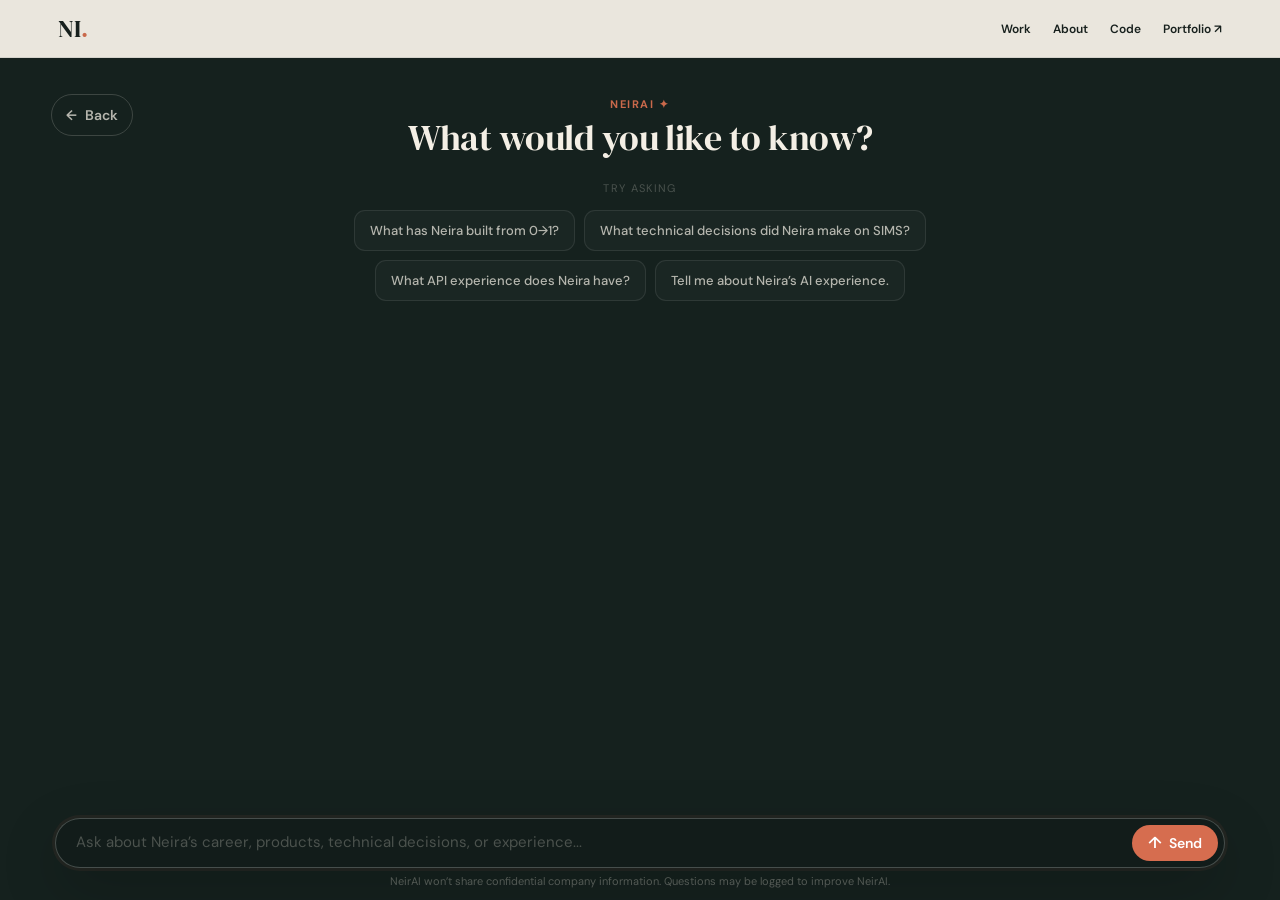
<file: neirai.html>
<!doctype html>
<html lang="en">
<head>
<meta charset="utf-8"><meta name="viewport" content="width=device-width,initial-scale=1">
<meta name="description" content="Ask NeirAI about Neira Ibrahimovic's product, technical, AI, and life sciences experience.">
<title>Ask NeirAI | Neira Ibrahimovic</title>
<link rel="preconnect" href="https://fonts.googleapis.com"><link rel="preconnect" href="https://fonts.gstatic.com" crossorigin>
<link href="https://fonts.googleapis.com/css2?family=DM+Sans:wght@400;500;600;700&family=DM+Serif+Display&display=swap" rel="stylesheet">
<link rel="stylesheet" href="styles.css">
</head>
<body class="neirai-page neirai-prompt-design">
<div class="grain"></div>
<header class="nav">
<a class="brand" href="index.html">NI<span>.</span></a>
<nav><a href="index.html#work">Work</a><a href="index.html#story">About</a><a href="index.html#code">Code</a><a href="index.html">Portfolio ↗</a></nav>
</header>
<main class="neirai-shell">
<section class="neirai-chat-card">
<header class="neirai-chat-head">
<div>
<span class="neirai-kicker">NeirAI ✦</span>
<h1>What would you like to know?</h1>

</div>
<a href="index.html" class="neirai-close" aria-label="Back to previous page">← <span>Back</span></a>
</header>
<div class="neirai-conversation" id="neirai-conversation" aria-live="polite">
<div class="neirai-welcome" id="neirai-welcome">
<p class="neirai-label">Try asking</p>
<div class="neirai-starters">
<button data-neirai-question="What has Neira built from 0→1?"><span>What has Neira built from 0→1?</span></button>
<button data-neirai-question="What technical decisions did Neira make on SIMS?"><span>What technical decisions did Neira make on SIMS?</span></button>
<button data-neirai-question="What API experience does Neira have?"><span>What API experience does Neira have?</span></button>
<button data-neirai-question="Tell me about Neira's AI experience."><span>Tell me about Neira’s AI experience.</span></button>
</div>
</div>
</div>
<div class="neirai-followups" id="neirai-followups" hidden></div>
<form class="neirai-composer" id="neirai-chat-form">
<label class="sr-only" for="neirai-input">Ask NeirAI</label>
<textarea id="neirai-input" rows="1" placeholder="Ask about Neira’s career, products, technical decisions, or experience..." autocomplete="off" autofocus></textarea>
<div class="neirai-composer-bar">
<span class="neirai-source-note">Answers grounded in Neira’s verified experience</span>
<button type="submit" aria-label="Send question"><span class="neirai-send-icon">↑</span><span class="neirai-send-label">Send</span></button>
</div>
</form>
<p class="neirai-disclaimer">NeirAI won’t share confidential company information. Questions may be logged to improve NeirAI.</p>
</section>
</main>
<script src="neirai.js"></script>
</body></html>
</file>
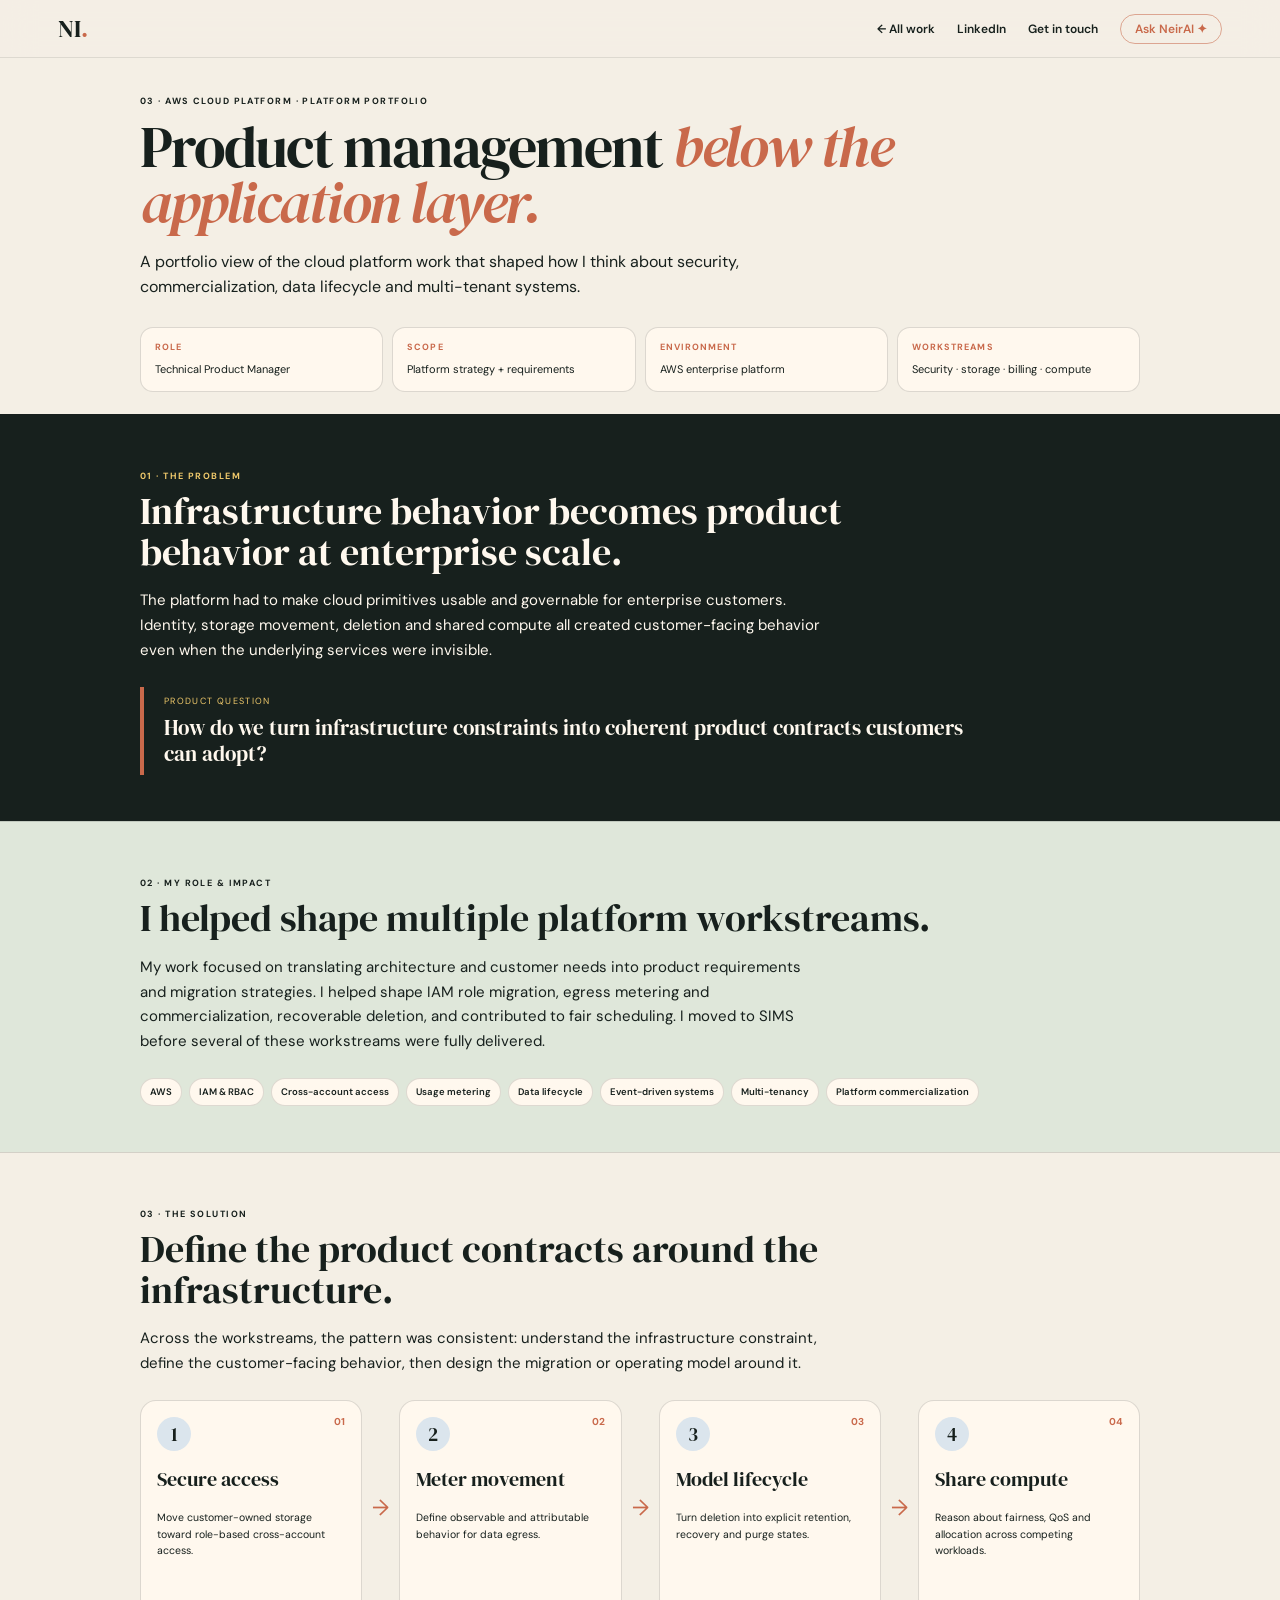
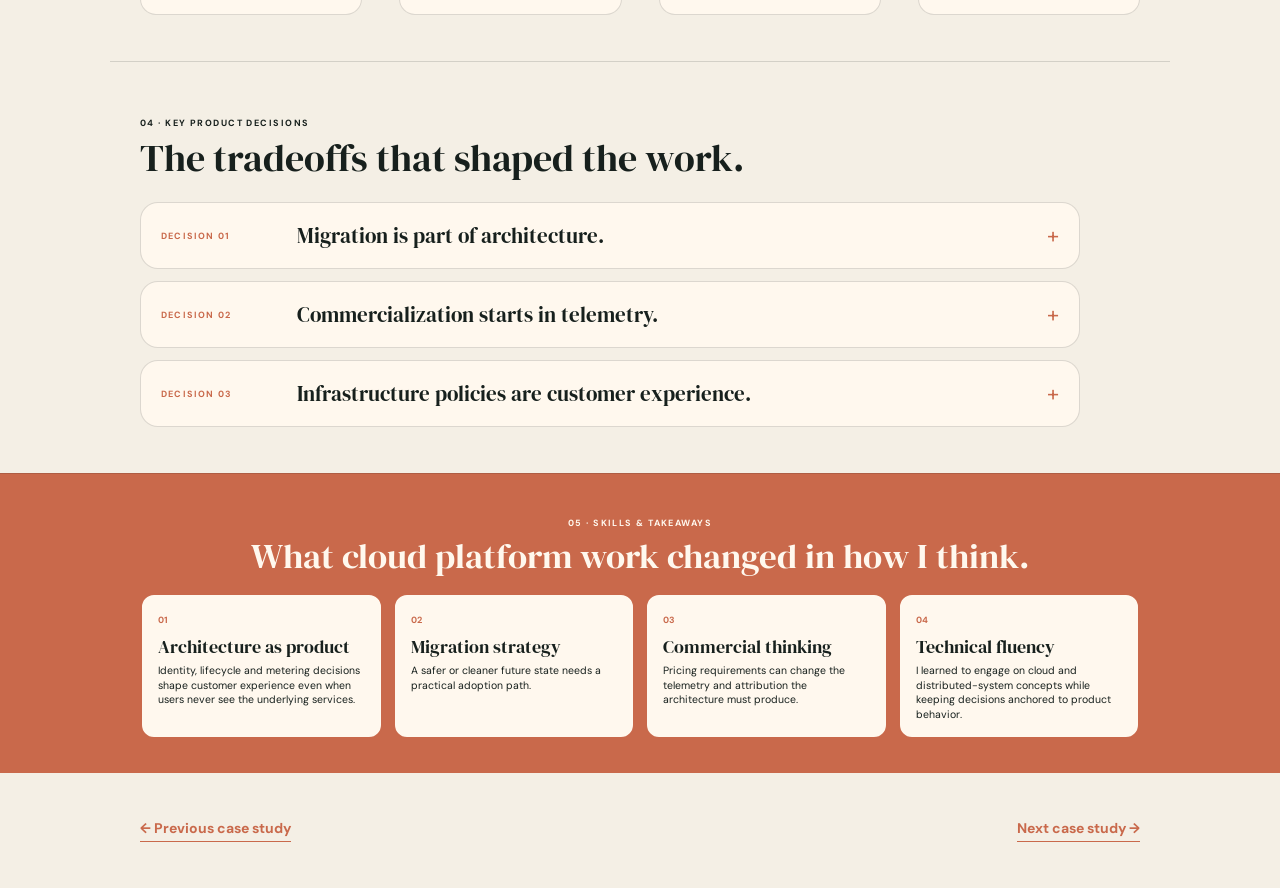
<file: case-studies/cloud-platform.html>
<!doctype html><html lang="en"><head><meta charset="utf-8"><meta name="viewport" content="width=device-width,initial-scale=1"><title>Cloud Platform Case Study | Neira Ibrahimovic</title><link rel="preconnect" href="https://fonts.googleapis.com"><link rel="preconnect" href="https://fonts.gstatic.com" crossorigin><link href="https://fonts.googleapis.com/css2?family=DM+Sans:wght@400;500;600;700&family=DM+Serif+Display&display=swap" rel="stylesheet"><link rel="stylesheet" href="../styles.css"><link rel="stylesheet" href="case-study.css"></head><body><header class="nav"><a class="brand" href="../index.html">NI<span>.</span></a><nav><a href="../index.html#work">← All work</a><a href="https://www.linkedin.com/in/neira-ibrahimovic/" target="_blank" rel="noreferrer">LinkedIn</a><a href="mailto:neiraibrahimovic01@gmail.com?subject=Portfolio%20Inquiry">Get in touch</a><a class="nav-neirai" href="../neirai.html?from=case-studies%2Fcloud-platform.html" data-neirai-direct>Ask NeirAI ✦</a></nav></header><main class="study visual-study"><section class="study-hero visual-hero"><p class="kicker">03 · AWS CLOUD PLATFORM · PLATFORM PORTFOLIO</p><h1>Product management <em>below the application layer.</em></h1><p class="study-deck">A portfolio view of the cloud platform work that shaped how I think about security, commercialization, data lifecycle and multi-tenant systems.</p><div class="study-facts"><div><b>Role</b><span>Technical Product Manager</span></div><div><b>Scope</b><span>Platform strategy + requirements</span></div><div><b>Environment</b><span>AWS enterprise platform</span></div><div><b>Workstreams</b><span>Security · storage · billing · compute</span></div></div></section><section class="study-section problem-visual"><div class="section-intro"><p class="kicker">01 · The problem</p><h2>Infrastructure behavior becomes product behavior at enterprise scale.</h2><p>The platform had to make cloud primitives usable and governable for enterprise customers. Identity, storage movement, deletion and shared compute all created customer-facing behavior even when the underlying services were invisible.</p></div><div class="problem-callout"><span>PRODUCT QUESTION</span><strong>How do we turn infrastructure constraints into coherent product contracts customers can adopt?</strong></div></section><section class="study-section role-impact generic-role"><div class="section-intro"><p class="kicker">02 · My role & impact</p><h2>I helped shape multiple platform workstreams.</h2><p>My work focused on translating architecture and customer needs into product requirements and migration strategies. I helped shape IAM role migration, egress metering and commercialization, recoverable deletion, and contributed to fair scheduling. I moved to SIMS before several of these workstreams were fully delivered.</p></div><div class="skill-chips"><span>AWS</span><span>IAM & RBAC</span><span>Cross-account access</span><span>Usage metering</span><span>Data lifecycle</span><span>Event-driven systems</span><span>Multi-tenancy</span><span>Platform commercialization</span></div></section><section class="study-section solution-journey"><div class="section-intro"><p class="kicker">03 · The solution</p><h2>Define the product contracts around the infrastructure.</h2><p>Across the workstreams, the pattern was consistent: understand the infrastructure constraint, define the customer-facing behavior, then design the migration or operating model around it.</p></div><div class="journey-track generic-journey"><article><span class="step-no">01</span><div class="step-icon">1</div><h3>Secure access</h3><p>Move customer-owned storage toward role-based cross-account access.</p></article><i>→</i><article><span class="step-no">02</span><div class="step-icon">2</div><h3>Meter movement</h3><p>Define observable and attributable behavior for data egress.</p></article><i>→</i><article><span class="step-no">03</span><div class="step-icon">3</div><h3>Model lifecycle</h3><p>Turn deletion into explicit retention, recovery and purge states.</p></article><i>→</i><article><span class="step-no">04</span><div class="step-icon">4</div><h3>Share compute</h3><p>Reason about fairness, QoS and allocation across competing workloads.</p></article></div></section><section class="study-section decisions-section"><div class="section-intro"><p class="kicker">04 · Key product decisions</p><h2>The tradeoffs that shaped the work.</h2></div><div class="decision-accordion generic-decisions"><details><summary><span>DECISION 01</span><strong>Migration is part of architecture.</strong><i>+</i></summary><div class="decision-body decision-story"><div class="decision-narrative"><p class="decision-lead">A technically cleaner target state can still fail as a product if existing customers cannot get there.</p><div class="decision-callout"><small>THE DECISION</small><p>Design backward compatibility and adoption paths alongside the future-state architecture.</p></div></div></div></details><details><summary><span>DECISION 02</span><strong>Commercialization starts in telemetry.</strong><i>+</i></summary><div class="decision-body decision-story"><div class="decision-narrative"><p class="decision-lead">Pricing depends on the system observing and attributing the behavior being monetized.</p><div class="decision-callout"><small>THE DECISION</small><p>Treat metering and identity semantics as prerequisites to a customer-facing usage model.</p></div></div></div></details><details><summary><span>DECISION 03</span><strong>Infrastructure policies are customer experience.</strong><i>+</i></summary><div class="decision-body decision-story"><div class="decision-narrative"><p class="decision-lead">Lifecycle and scheduler rules may be invisible, but customers feel their effects through reliability, wait time and predictability.</p><div class="decision-callout"><small>THE DECISION</small><p>Define infrastructure behavior with the same product rigor as application features.</p></div></div></div></details></div></section><section class="study-section takeaway-block visual-takeaways"><p class="kicker">05 · Skills & takeaways</p><h2>What cloud platform work changed in how I think.</h2><div class="takeaway-grid"><div><span>01</span><b>Architecture as product</b><p>Identity, lifecycle and metering decisions shape customer experience even when users never see the underlying services.</p></div><div><span>02</span><b>Migration strategy</b><p>A safer or cleaner future state needs a practical adoption path.</p></div><div><span>03</span><b>Commercial thinking</b><p>Pricing requirements can change the telemetry and attribution the architecture must produce.</p></div><div><span>04</span><b>Technical fluency</b><p>I learned to engage on cloud and distributed-system concepts while keeping decisions anchored to product behavior.</p></div></div></section><section class="study-next"><a href="multiomics.html">← Previous case study</a><a href="../index.html#work">Next case study →</a></section></main></body></html>
</file>
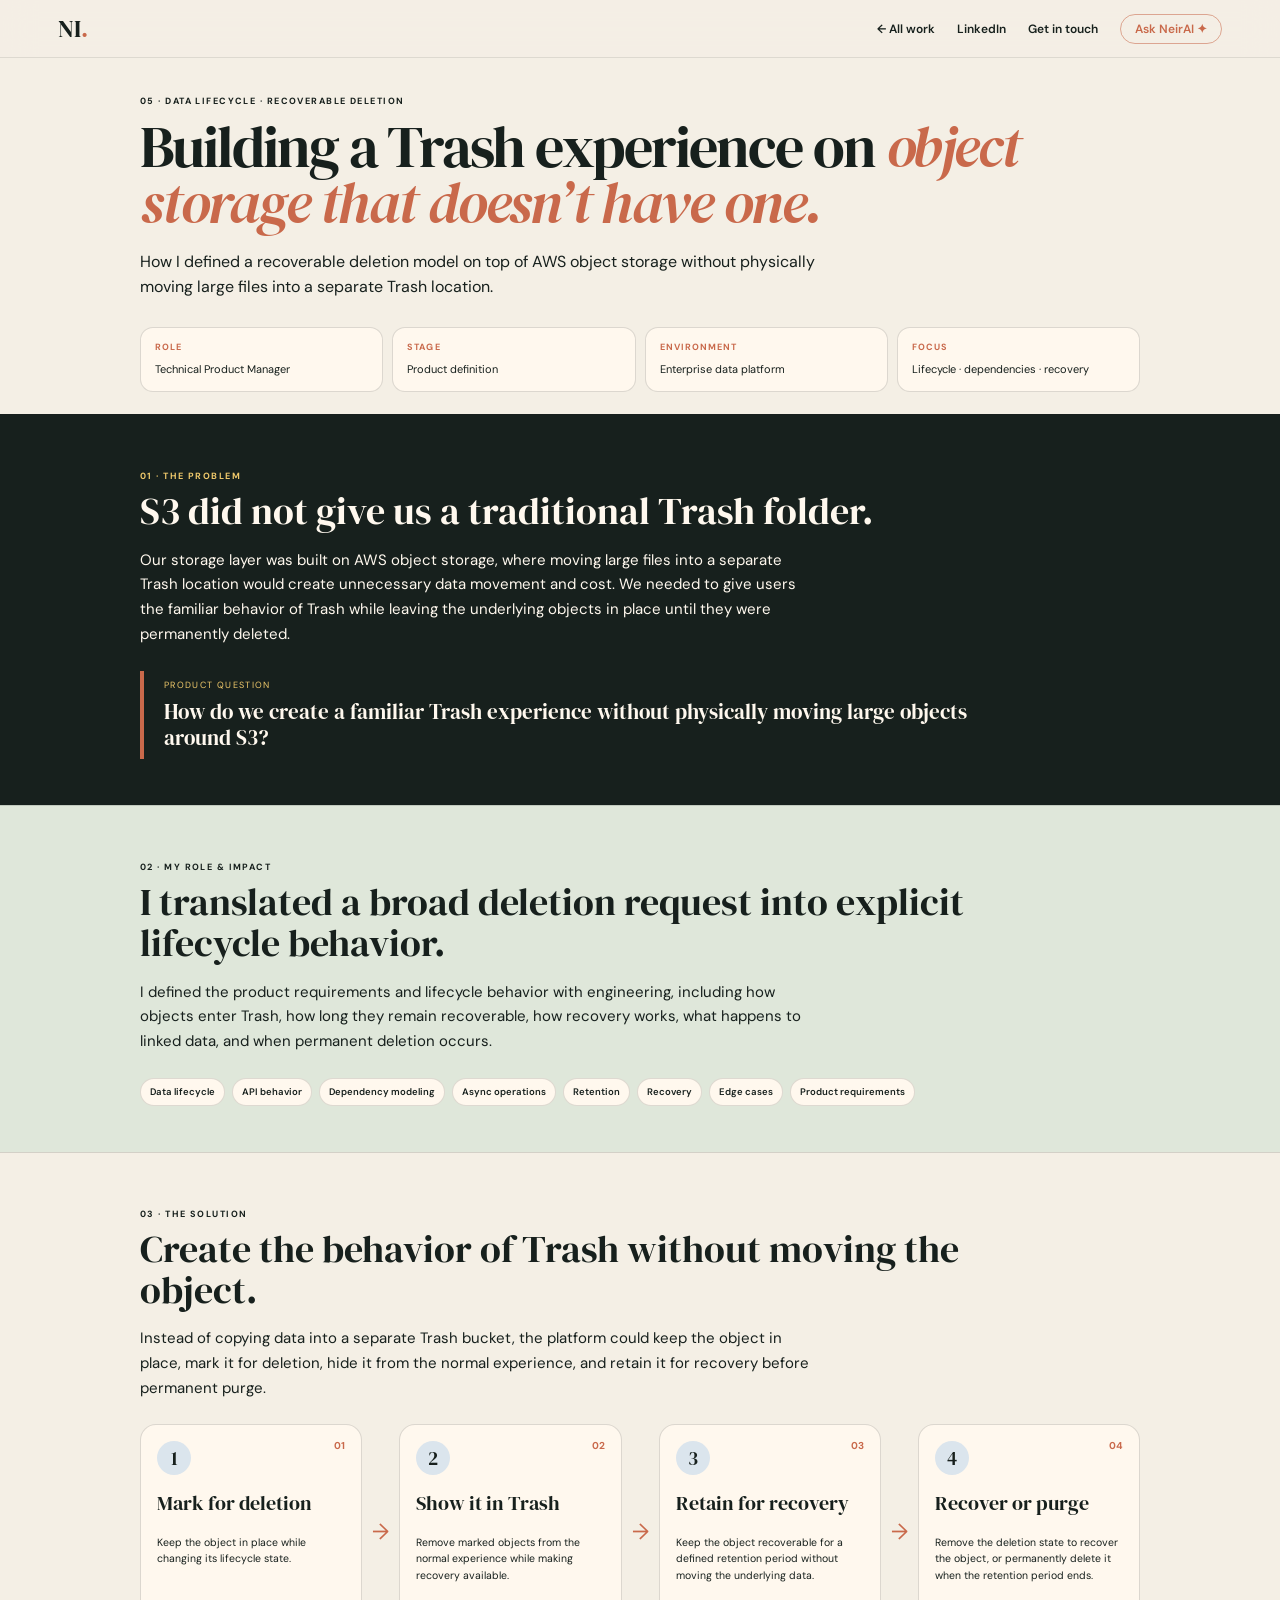
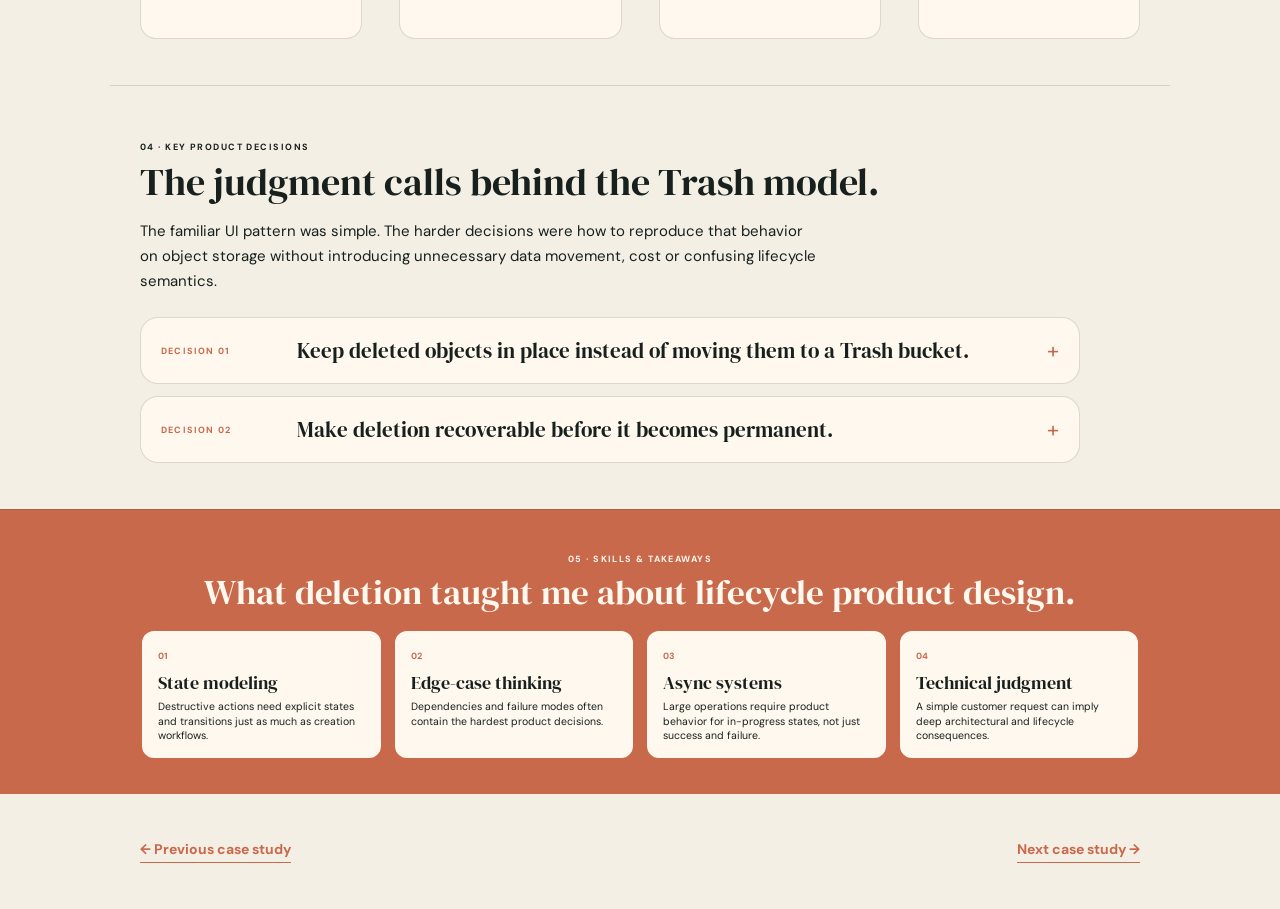
<file: case-studies/deletion.html>
<!doctype html><html lang="en"><head><meta charset="utf-8"><meta name="viewport" content="width=device-width,initial-scale=1"><title>Recoverable Deletion Case Study | Neira Ibrahimovic</title><link rel="preconnect" href="https://fonts.googleapis.com"><link rel="preconnect" href="https://fonts.gstatic.com" crossorigin><link href="https://fonts.googleapis.com/css2?family=DM+Sans:wght@400;500;600;700&family=DM+Serif+Display&display=swap" rel="stylesheet"><link rel="stylesheet" href="../styles.css"><link rel="stylesheet" href="case-study.css"></head><body><header class="nav"><a class="brand" href="../index.html">NI<span>.</span></a><nav><a href="../index.html#work">← All work</a><a href="https://www.linkedin.com/in/neira-ibrahimovic/" target="_blank" rel="noreferrer">LinkedIn</a><a href="mailto:neiraibrahimovic01@gmail.com?subject=Portfolio%20Inquiry">Get in touch</a><a class="nav-neirai" href="../neirai.html?from=case-studies%2Fdeletion.html" data-neirai-direct>Ask NeirAI ✦</a></nav></header><main class="study visual-study"><section class="study-hero visual-hero"><p class="kicker">05 · DATA LIFECYCLE · RECOVERABLE DELETION</p><h1>Building a Trash experience on <em>object storage that doesn’t have one.</em></h1><p class="study-deck">How I defined a recoverable deletion model on top of AWS object storage without physically moving large files into a separate Trash location.</p><div class="study-facts"><div><b>Role</b><span>Technical Product Manager</span></div><div><b>Stage</b><span>Product definition</span></div><div><b>Environment</b><span>Enterprise data platform</span></div><div><b>Focus</b><span>Lifecycle · dependencies · recovery</span></div></div></section><section class="study-section problem-visual"><div class="section-intro"><p class="kicker">01 · The problem</p><h2>S3 did not give us a traditional Trash folder.</h2><p>Our storage layer was built on AWS object storage, where moving large files into a separate Trash location would create unnecessary data movement and cost. We needed to give users the familiar behavior of Trash while leaving the underlying objects in place until they were permanently deleted.</p></div><div class="problem-callout"><span>PRODUCT QUESTION</span><strong>How do we create a familiar Trash experience without physically moving large objects around S3?</strong></div></section><section class="study-section role-impact generic-role"><div class="section-intro"><p class="kicker">02 · My role & impact</p><h2>I translated a broad deletion request into explicit lifecycle behavior.</h2><p>I defined the product requirements and lifecycle behavior with engineering, including how objects enter Trash, how long they remain recoverable, how recovery works, what happens to linked data, and when permanent deletion occurs.</p></div><div class="skill-chips"><span>Data lifecycle</span><span>API behavior</span><span>Dependency modeling</span><span>Async operations</span><span>Retention</span><span>Recovery</span><span>Edge cases</span><span>Product requirements</span></div></section><section class="study-section solution-journey"><div class="section-intro"><p class="kicker">03 · The solution</p><h2>Create the behavior of Trash without moving the object.</h2><p>Instead of copying data into a separate Trash bucket, the platform could keep the object in place, mark it for deletion, hide it from the normal experience, and retain it for recovery before permanent purge.</p></div><div class="journey-track generic-journey"><article><span class="step-no">01</span><div class="step-icon">1</div><h3>Mark for deletion</h3><p>Keep the object in place while changing its lifecycle state.</article><i>→</i><article><span class="step-no">02</span><div class="step-icon">2</div><h3>Show it in Trash</h3><p>Remove marked objects from the normal experience while making recovery available.</article><i>→</i><article><span class="step-no">03</span><div class="step-icon">3</div><h3>Retain for recovery</h3><p>Keep the object recoverable for a defined retention period without moving the underlying data.</article><i>→</i><article><span class="step-no">04</span><div class="step-icon">4</div><h3>Recover or purge</h3><p>Remove the deletion state to recover the object, or permanently delete it when the retention period ends.</article></div></section><section class="study-section decisions-section"><div class="section-intro"><p class="kicker">04 · Key product decisions</p><h2>The judgment calls behind the Trash model.</h2><p>The familiar UI pattern was simple. The harder decisions were how to reproduce that behavior on object storage without introducing unnecessary data movement, cost or confusing lifecycle semantics.</p></div><div class="decision-accordion generic-decisions"><details><summary><span>DECISION 01</span><strong>Keep deleted objects in place instead of moving them to a Trash bucket.</strong><i>+</i></summary><div class="decision-body decision-story"><div class="decision-narrative"><p class="decision-lead">A literal Trash implementation would mean moving large objects from their existing S3 location into a separate Trash bucket, then potentially moving them again if the user restored them.</p><div class="decision-callout"><small>THE TRADEOFF</small><p>A separate Trash bucket would closely mirror the mental model users already understood, but physically moving large objects would add unnecessary data movement, cost and operational complexity.</p></div><div class="decision-callout multiomics-decision"><small>THE DECISION</small><p>Leave the object in its existing storage location and mark it for deletion instead. The product could then hide it from the normal experience, surface it in Trash and permanently purge it later without copying the underlying data between buckets.</p></div></div></div></details><details><summary><span>DECISION 02</span><strong>Make deletion recoverable before it becomes permanent.</strong><i>+</i></summary><div class="decision-body decision-story"><div class="decision-narrative"><p class="decision-lead">Users expected Trash to protect them from accidental deletion, but keeping deleted data forever would continue consuming storage and make the lifecycle unclear.</p><div class="decision-callout"><small>THE TRADEOFF</small><p>Immediate permanent deletion would minimize retained storage but remove the safety users expect from Trash. Indefinite retention would maximize recoverability but leave deleted data and storage costs around with no clear endpoint.</p></div><div class="decision-callout multiomics-decision"><small>THE DECISION</small><p>Introduce a defined retention period between deletion and permanent purge. During that window, users could recover the object by removing its deletion state. After the retention period, the platform could permanently delete it.</p></div></div></div></details></div></section><section class="study-section takeaway-block visual-takeaways"><p class="kicker">05 · Skills & takeaways</p><h2>What deletion taught me about lifecycle product design.</h2><div class="takeaway-grid"><div><span>01</span><b>State modeling</b><p>Destructive actions need explicit states and transitions just as much as creation workflows.</p></div><div><span>02</span><b>Edge-case thinking</b><p>Dependencies and failure modes often contain the hardest product decisions.</p></div><div><span>03</span><b>Async systems</b><p>Large operations require product behavior for in-progress states, not just success and failure.</p></div><div><span>04</span><b>Technical judgment</b><p>A simple customer request can imply deep architectural and lifecycle consequences.</p></div></div></section><section class="study-next"><a href="egress.html">← Previous case study</a><a href="fair-scheduling.html">Next case study →</a></section></main></body></html>
</file>
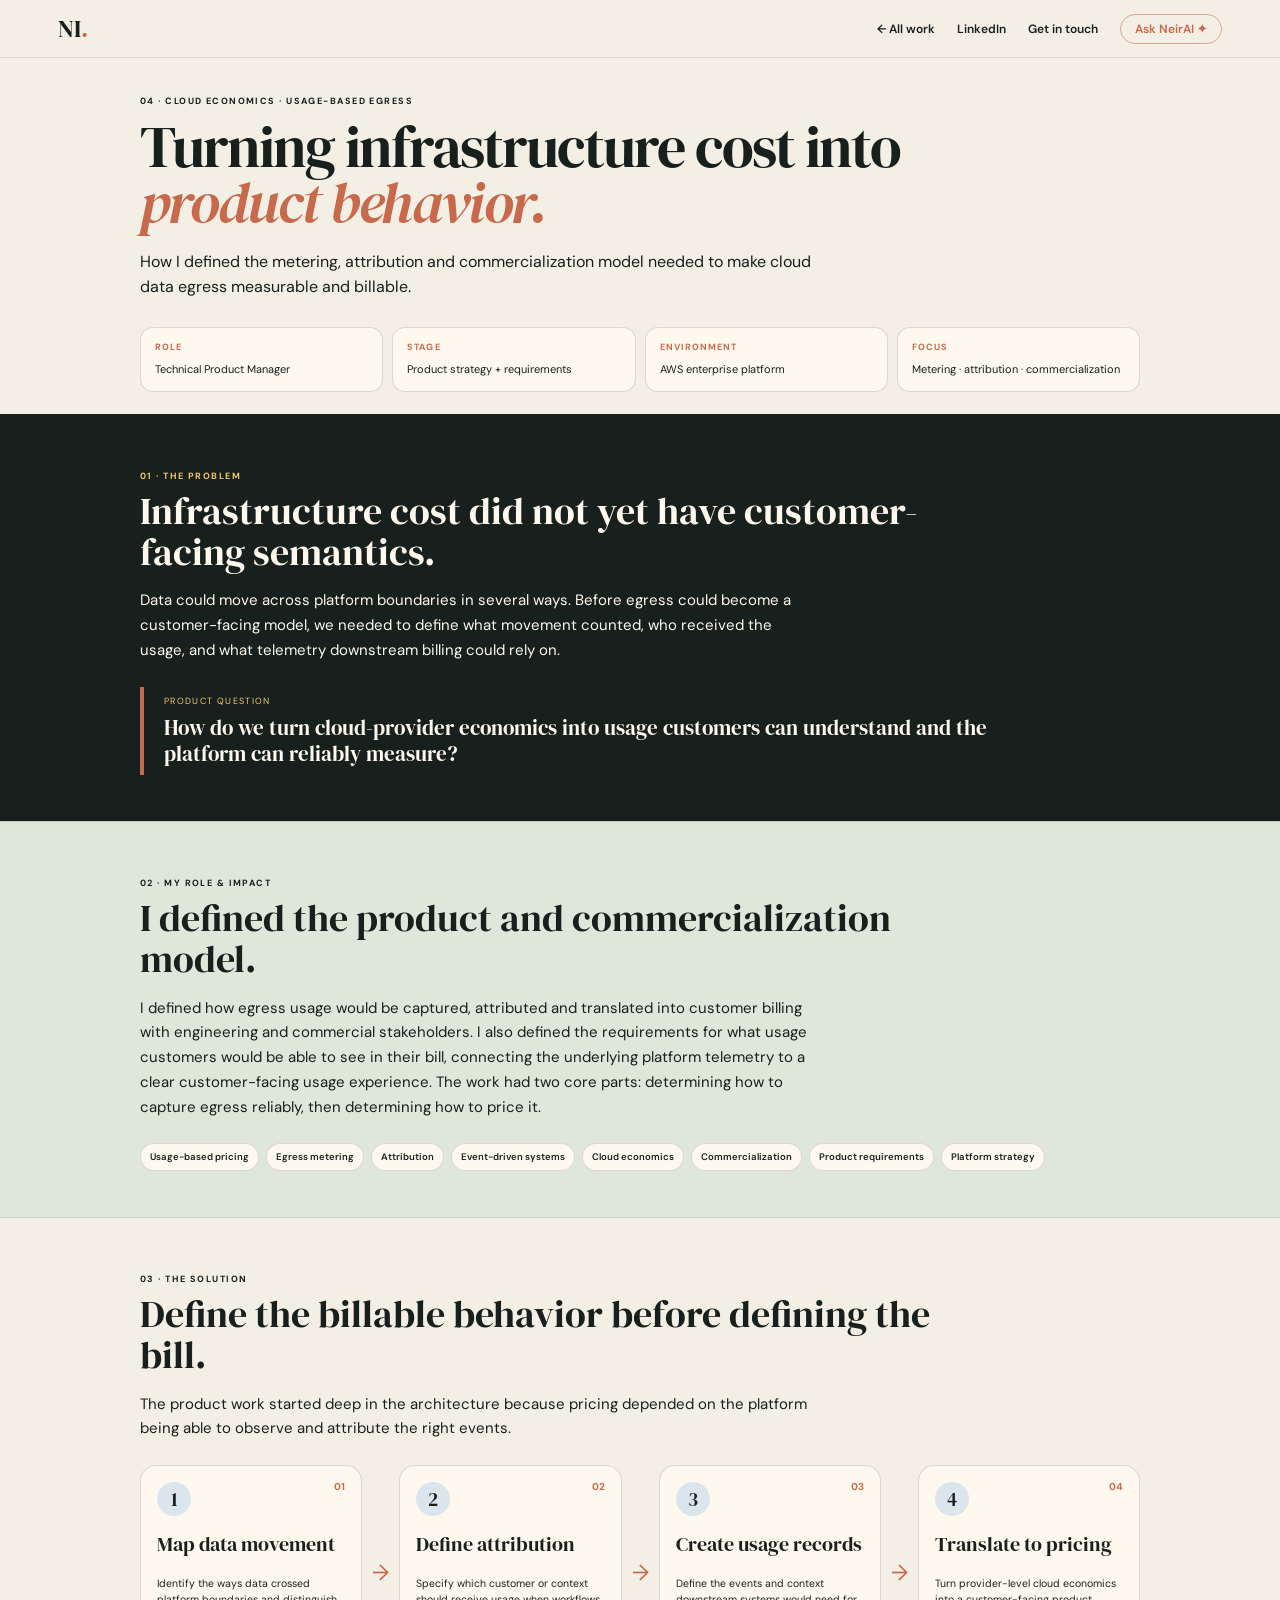
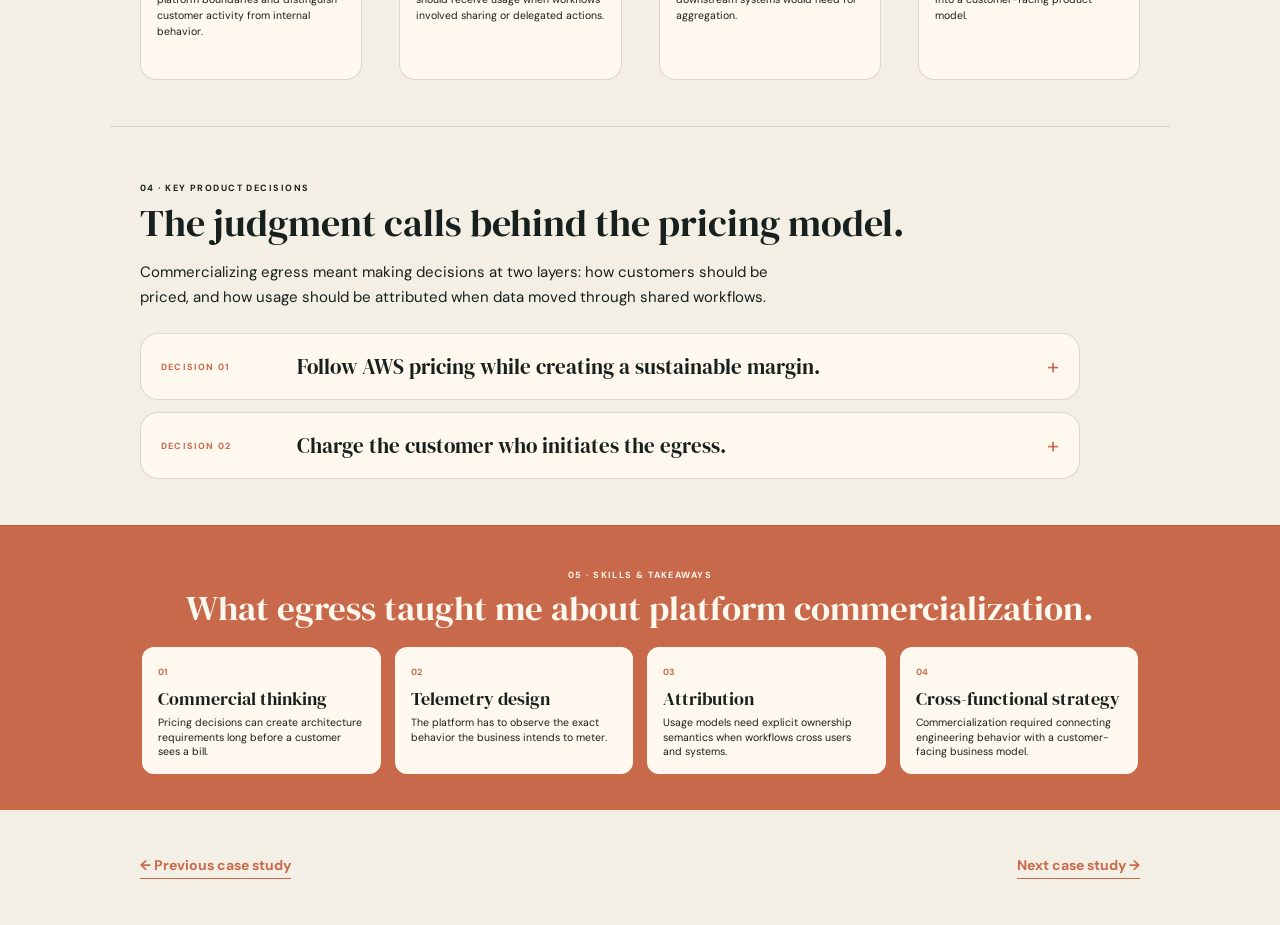
<file: case-studies/egress.html>
<!doctype html><html lang="en"><head><meta charset="utf-8"><meta name="viewport" content="width=device-width,initial-scale=1"><title>Data Egress Case Study | Neira Ibrahimovic</title><link rel="preconnect" href="https://fonts.googleapis.com"><link rel="preconnect" href="https://fonts.gstatic.com" crossorigin><link href="https://fonts.googleapis.com/css2?family=DM+Sans:wght@400;500;600;700&family=DM+Serif+Display&display=swap" rel="stylesheet"><link rel="stylesheet" href="../styles.css"><link rel="stylesheet" href="case-study.css"></head><body><header class="nav"><a class="brand" href="../index.html">NI<span>.</span></a><nav><a href="../index.html#work">← All work</a><a href="https://www.linkedin.com/in/neira-ibrahimovic/" target="_blank" rel="noreferrer">LinkedIn</a><a href="mailto:neiraibrahimovic01@gmail.com?subject=Portfolio%20Inquiry">Get in touch</a><a class="nav-neirai" href="../neirai.html?from=case-studies%2Fegress.html" data-neirai-direct>Ask NeirAI ✦</a></nav></header><main class="study visual-study"><section class="study-hero visual-hero"><p class="kicker">04 · CLOUD ECONOMICS · USAGE-BASED EGRESS</p><h1>Turning infrastructure cost into <em>product behavior.</em></h1><p class="study-deck">How I defined the metering, attribution and commercialization model needed to make cloud data egress measurable and billable.</p><div class="study-facts"><div><b>Role</b><span>Technical Product Manager</span></div><div><b>Stage</b><span>Product strategy + requirements</span></div><div><b>Environment</b><span>AWS enterprise platform</span></div><div><b>Focus</b><span>Metering · attribution · commercialization</span></div></div></section><section class="study-section problem-visual"><div class="section-intro"><p class="kicker">01 · The problem</p><h2>Infrastructure cost did not yet have customer-facing semantics.</h2><p>Data could move across platform boundaries in several ways. Before egress could become a customer-facing model, we needed to define what movement counted, who received the usage, and what telemetry downstream billing could rely on.</p></div><div class="problem-callout"><span>PRODUCT QUESTION</span><strong>How do we turn cloud-provider economics into usage customers can understand and the platform can reliably measure?</strong></div></section><section class="study-section role-impact generic-role"><div class="section-intro"><p class="kicker">02 · My role & impact</p><h2>I defined the product and commercialization model.</h2><p>I defined how egress usage would be captured, attributed and translated into customer billing with engineering and commercial stakeholders. I also defined the requirements for what usage customers would be able to see in their bill, connecting the underlying platform telemetry to a clear customer-facing usage experience. The work had two core parts: determining how to capture egress reliably, then determining how to price it.</p></div><div class="skill-chips"><span>Usage-based pricing</span><span>Egress metering</span><span>Attribution</span><span>Event-driven systems</span><span>Cloud economics</span><span>Commercialization</span><span>Product requirements</span><span>Platform strategy</span></div></section><section class="study-section solution-journey"><div class="section-intro"><p class="kicker">03 · The solution</p><h2>Define the billable behavior before defining the bill.</h2><p>The product work started deep in the architecture because pricing depended on the platform being able to observe and attribute the right events.</p></div><div class="journey-track generic-journey"><article><span class="step-no">01</span><div class="step-icon">1</div><h3>Map data movement</h3><p>Identify the ways data crossed platform boundaries and distinguish customer activity from internal behavior.</p></article><i>→</i><article><span class="step-no">02</span><div class="step-icon">2</div><h3>Define attribution</h3><p>Specify which customer or context should receive usage when workflows involved sharing or delegated actions.</p></article><i>→</i><article><span class="step-no">03</span><div class="step-icon">3</div><h3>Create usage records</h3><p>Define the events and context downstream systems would need for aggregation.</p></article><i>→</i><article><span class="step-no">04</span><div class="step-icon">4</div><h3>Translate to pricing</h3><p>Turn provider-level cloud economics into a customer-facing product model.</p></article></div></section><section class="study-section decisions-section"><div class="section-intro"><p class="kicker">04 · Key product decisions</p><h2>The judgment calls behind the pricing model.</h2><p>Commercializing egress meant making decisions at two layers: how customers should be priced, and how usage should be attributed when data moved through shared workflows.</p></div><div class="decision-accordion generic-decisions"><details><summary><span>DECISION 01</span><strong>Follow AWS pricing while creating a sustainable margin.</strong><i>+</i></summary><div class="decision-body decision-story"><div class="decision-narrative"><p class="decision-lead">Customers were already familiar with AWS data-transfer pricing, so we wanted the model to feel recognizable rather than inventing an entirely new way to charge for egress. At the same time, simply passing through our aggregate AWS cost would not create a sustainable commercial model.</p><div class="decision-callout"><small>THE TRADEOFF</small><p>A simple flat rate could create more margin, but it would be less aligned with the tiered pricing customers already understood from AWS. Passing through our exact aggregate AWS cost would be harder to attribute fairly because multiple customers shared the same underlying cloud account.</p></div><div class="decision-callout multiomics-decision"><small>THE DECISION</small><p>Apply AWS-style internet-transfer tiers independently to each customer's usage. Customers received a familiar tiered pricing model, while restarting the tiers at the customer level created margin above the aggregate AWS cost.</p></div></div></div></details><details><summary><span>DECISION 02</span><strong>Charge the customer who initiates the egress.</strong><i>+</i></summary><div class="decision-body decision-story"><div class="decision-narrative"><p class="decision-lead">Shared data made billing ownership ambiguous. A customer could download data they did not originally own, and project or delegated workflows could involve multiple users and billing contexts.</p><div class="decision-callout"><small>THE TRADEOFF</small><p>Charging the data owner could make someone pay for a transfer they did not request. Trying to infer ownership from every project or sharing relationship would make the billing model harder to explain and implement consistently.</p></div><div class="decision-callout multiomics-decision"><small>THE DECISION</small><p>Attribute egress to the tenant of the user who initiates the transfer. For the MVP, that rule stays consistent even when data is shared or project billing is involved, making the charge traceable to the action that created it.</p></div></div></div></details></div></section><section class="study-section takeaway-block visual-takeaways"><p class="kicker">05 · Skills & takeaways</p><h2>What egress taught me about platform commercialization.</h2><div class="takeaway-grid"><div><span>01</span><b>Commercial thinking</b><p>Pricing decisions can create architecture requirements long before a customer sees a bill.</p></div><div><span>02</span><b>Telemetry design</b><p>The platform has to observe the exact behavior the business intends to meter.</p></div><div><span>03</span><b>Attribution</b><p>Usage models need explicit ownership semantics when workflows cross users and systems.</p></div><div><span>04</span><b>Cross-functional strategy</b><p>Commercialization required connecting engineering behavior with a customer-facing business model.</p></div></div></section><section class="study-next"><a href="iam-roles.html">← Previous case study</a><a href="deletion.html">Next case study →</a></section></main></body></html>
</file>
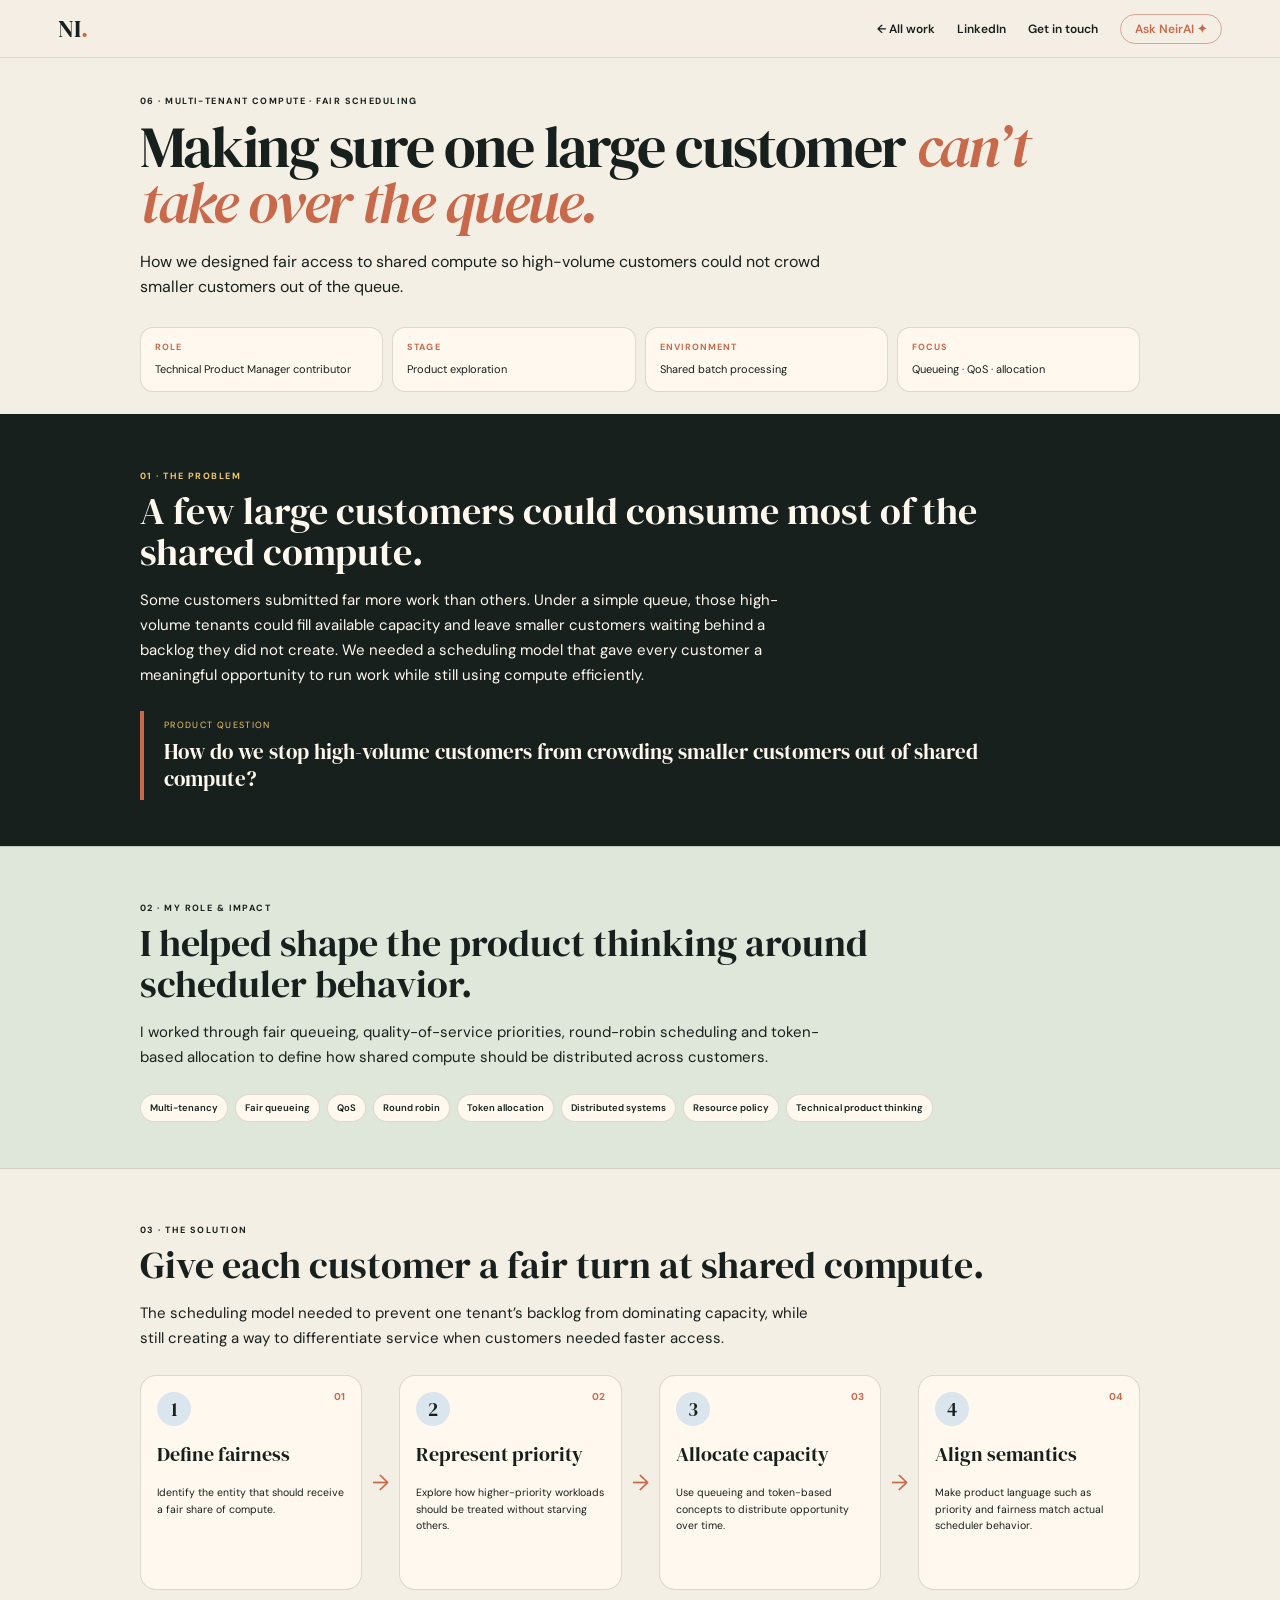
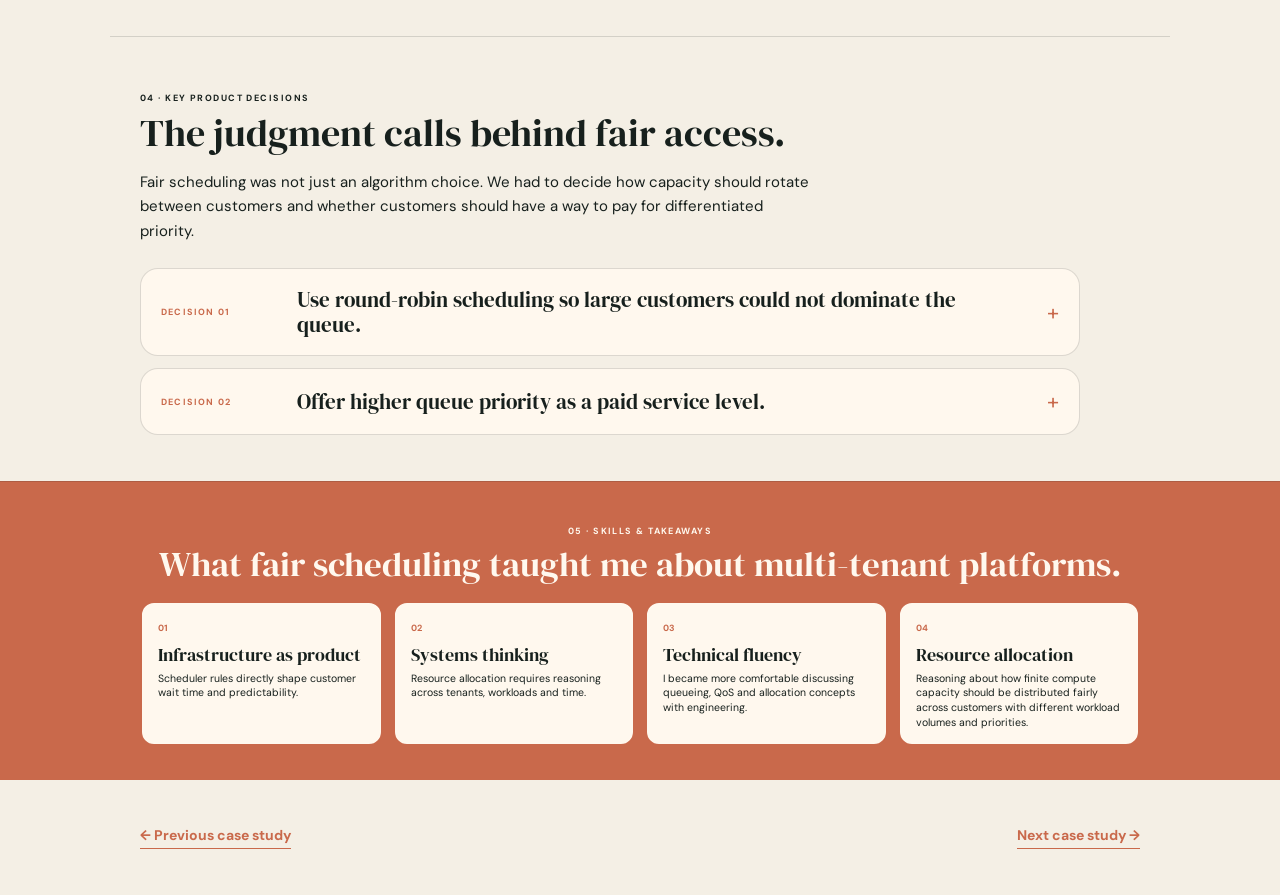
<file: case-studies/fair-scheduling.html>
<!doctype html><html lang="en"><head><meta charset="utf-8"><meta name="viewport" content="width=device-width,initial-scale=1"><title>Fair Scheduling Case Study | Neira Ibrahimovic</title><link rel="preconnect" href="https://fonts.googleapis.com"><link rel="preconnect" href="https://fonts.gstatic.com" crossorigin><link href="https://fonts.googleapis.com/css2?family=DM+Sans:wght@400;500;600;700&family=DM+Serif+Display&display=swap" rel="stylesheet"><link rel="stylesheet" href="../styles.css"><link rel="stylesheet" href="case-study.css"></head><body><header class="nav"><a class="brand" href="../index.html">NI<span>.</span></a><nav><a href="../index.html#work">← All work</a><a href="https://www.linkedin.com/in/neira-ibrahimovic/" target="_blank" rel="noreferrer">LinkedIn</a><a href="mailto:neiraibrahimovic01@gmail.com?subject=Portfolio%20Inquiry">Get in touch</a><a class="nav-neirai" href="../neirai.html?from=case-studies%2Ffair-scheduling.html" data-neirai-direct>Ask NeirAI ✦</a></nav></header><main class="study visual-study"><section class="study-hero visual-hero"><p class="kicker">06 · MULTI-TENANT COMPUTE · FAIR SCHEDULING</p><h1>Making sure one large customer <em>can’t take over the queue.</em></h1><p class="study-deck">How we designed fair access to shared compute so high-volume customers could not crowd smaller customers out of the queue.</p><div class="study-facts"><div><b>Role</b><span>Technical Product Manager contributor</span></div><div><b>Stage</b><span>Product exploration</span></div><div><b>Environment</b><span>Shared batch processing</span></div><div><b>Focus</b><span>Queueing · QoS · allocation</span></div></div></section><section class="study-section problem-visual"><div class="section-intro"><p class="kicker">01 · The problem</p><h2>A few large customers could consume most of the shared compute.</h2><p>Some customers submitted far more work than others. Under a simple queue, those high-volume tenants could fill available capacity and leave smaller customers waiting behind a backlog they did not create. We needed a scheduling model that gave every customer a meaningful opportunity to run work while still using compute efficiently.</p></div><div class="problem-callout"><span>PRODUCT QUESTION</span><strong>How do we stop high-volume customers from crowding smaller customers out of shared compute?</strong></div></section><section class="study-section role-impact generic-role"><div class="section-intro"><p class="kicker">02 · My role & impact</p><h2>I helped shape the product thinking around scheduler behavior.</h2><p>I worked through fair queueing, quality-of-service priorities, round-robin scheduling and token-based allocation to define how shared compute should be distributed across customers.</p></div><div class="skill-chips"><span>Multi-tenancy</span><span>Fair queueing</span><span>QoS</span><span>Round robin</span><span>Token allocation</span><span>Distributed systems</span><span>Resource policy</span><span>Technical product thinking</span></div></section><section class="study-section solution-journey"><div class="section-intro"><p class="kicker">03 · The solution</p><h2>Give each customer a fair turn at shared compute.</h2><p>The scheduling model needed to prevent one tenant’s backlog from dominating capacity, while still creating a way to differentiate service when customers needed faster access.</p></div><div class="journey-track generic-journey"><article><span class="step-no">01</span><div class="step-icon">1</div><h3>Define fairness</h3><p>Identify the entity that should receive a fair share of compute.</p></article><i>→</i><article><span class="step-no">02</span><div class="step-icon">2</div><h3>Represent priority</h3><p>Explore how higher-priority workloads should be treated without starving others.</p></article><i>→</i><article><span class="step-no">03</span><div class="step-icon">3</div><h3>Allocate capacity</h3><p>Use queueing and token-based concepts to distribute opportunity over time.</p></article><i>→</i><article><span class="step-no">04</span><div class="step-icon">4</div><h3>Align semantics</h3><p>Make product language such as priority and fairness match actual scheduler behavior.</p></article></div></section><section class="study-section decisions-section"><div class="section-intro"><p class="kicker">04 · Key product decisions</p><h2>The judgment calls behind fair access.</h2><p>Fair scheduling was not just an algorithm choice. We had to decide how capacity should rotate between customers and whether customers should have a way to pay for differentiated priority.</p></div><div class="decision-accordion generic-decisions"><details><summary><span>DECISION 01</span><strong>Use round-robin scheduling so large customers could not dominate the queue.</strong><i>+</i></summary><div class="decision-body decision-story"><div class="decision-narrative"><p class="decision-lead">A first-come, first-served queue rewarded whoever submitted the most work first. That meant a large customer could build a deep backlog and force smaller customers to wait behind it, even when they only had a small amount of work to run.</p><div class="decision-callout"><small>THE TRADEOFF</small><p>Strict arrival order was simple and predictable, but it did not create fair access across customers with very different compute volumes. A fairer model needed to distribute opportunities across tenants rather than only across individual jobs.</p></div><div class="decision-callout multiomics-decision"><small>THE DECISION</small><p>Use round-robin scheduling across customer queues so each tenant receives a turn before the scheduler cycles back. Large customers could still process significant workloads, but their backlog could no longer completely crowd smaller customers out.</p></div></div></div></details><details><summary><span>DECISION 02</span><strong>Offer higher queue priority as a paid service level.</strong><i>+</i></summary><div class="decision-body decision-story"><div class="decision-narrative"><p class="decision-lead">Not every workload had the same urgency. Some customers valued faster access to compute enough to pay for it, creating an opportunity to connect scheduler priority with a differentiated commercial offering.</p><div class="decision-callout"><small>THE TRADEOFF</small><p>Giving every workload identical priority preserved a simple fairness model, but offered no way to serve customers with more time-sensitive needs. Unlimited paid priority, however, could recreate the same starvation problem fair queueing was designed to solve.</p></div><div class="decision-callout multiomics-decision"><small>THE DECISION</small><p>Create a higher-priority service level customers could pay for, while preserving fair scheduling rules so priority improved a customer’s position without allowing one tenant to monopolize shared compute.</p></div></div></div></details></div></section><section class="study-section takeaway-block visual-takeaways"><p class="kicker">05 · Skills & takeaways</p><h2>What fair scheduling taught me about multi-tenant platforms.</h2><div class="takeaway-grid"><div><span>01</span><b>Infrastructure as product</b><p>Scheduler rules directly shape customer wait time and predictability.</p></div><div><span>02</span><b>Systems thinking</b><p>Resource allocation requires reasoning across tenants, workloads and time.</p></div><div><span>03</span><b>Technical fluency</b><p>I became more comfortable discussing queueing, QoS and allocation concepts with engineering.</p></div><div><span>04</span><b>Resource allocation</b><p>Reasoning about how finite compute capacity should be distributed fairly across customers with different workload volumes and priorities.</p></div></div></section><section class="study-next"><a href="deletion.html">← Previous case study</a><a href="../index.html#work">Next case study →</a></section></main></body></html>
</file>
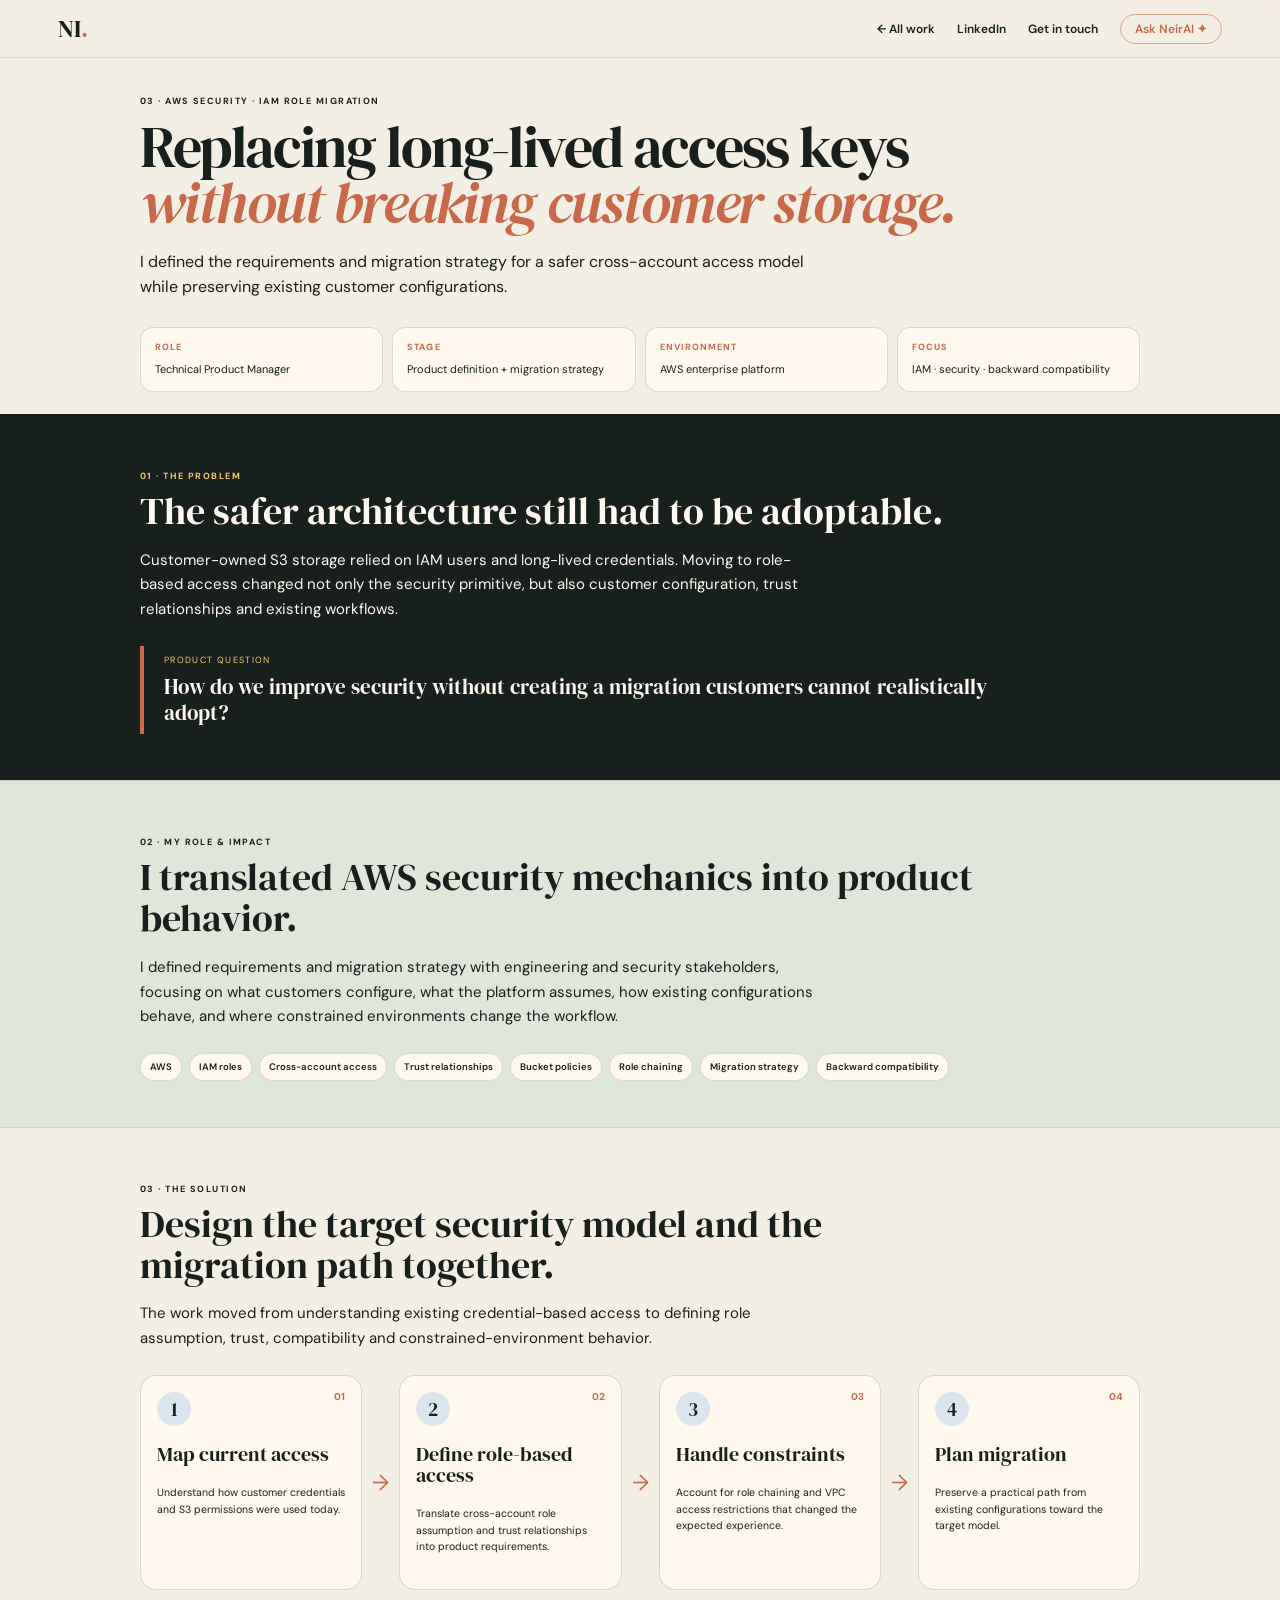
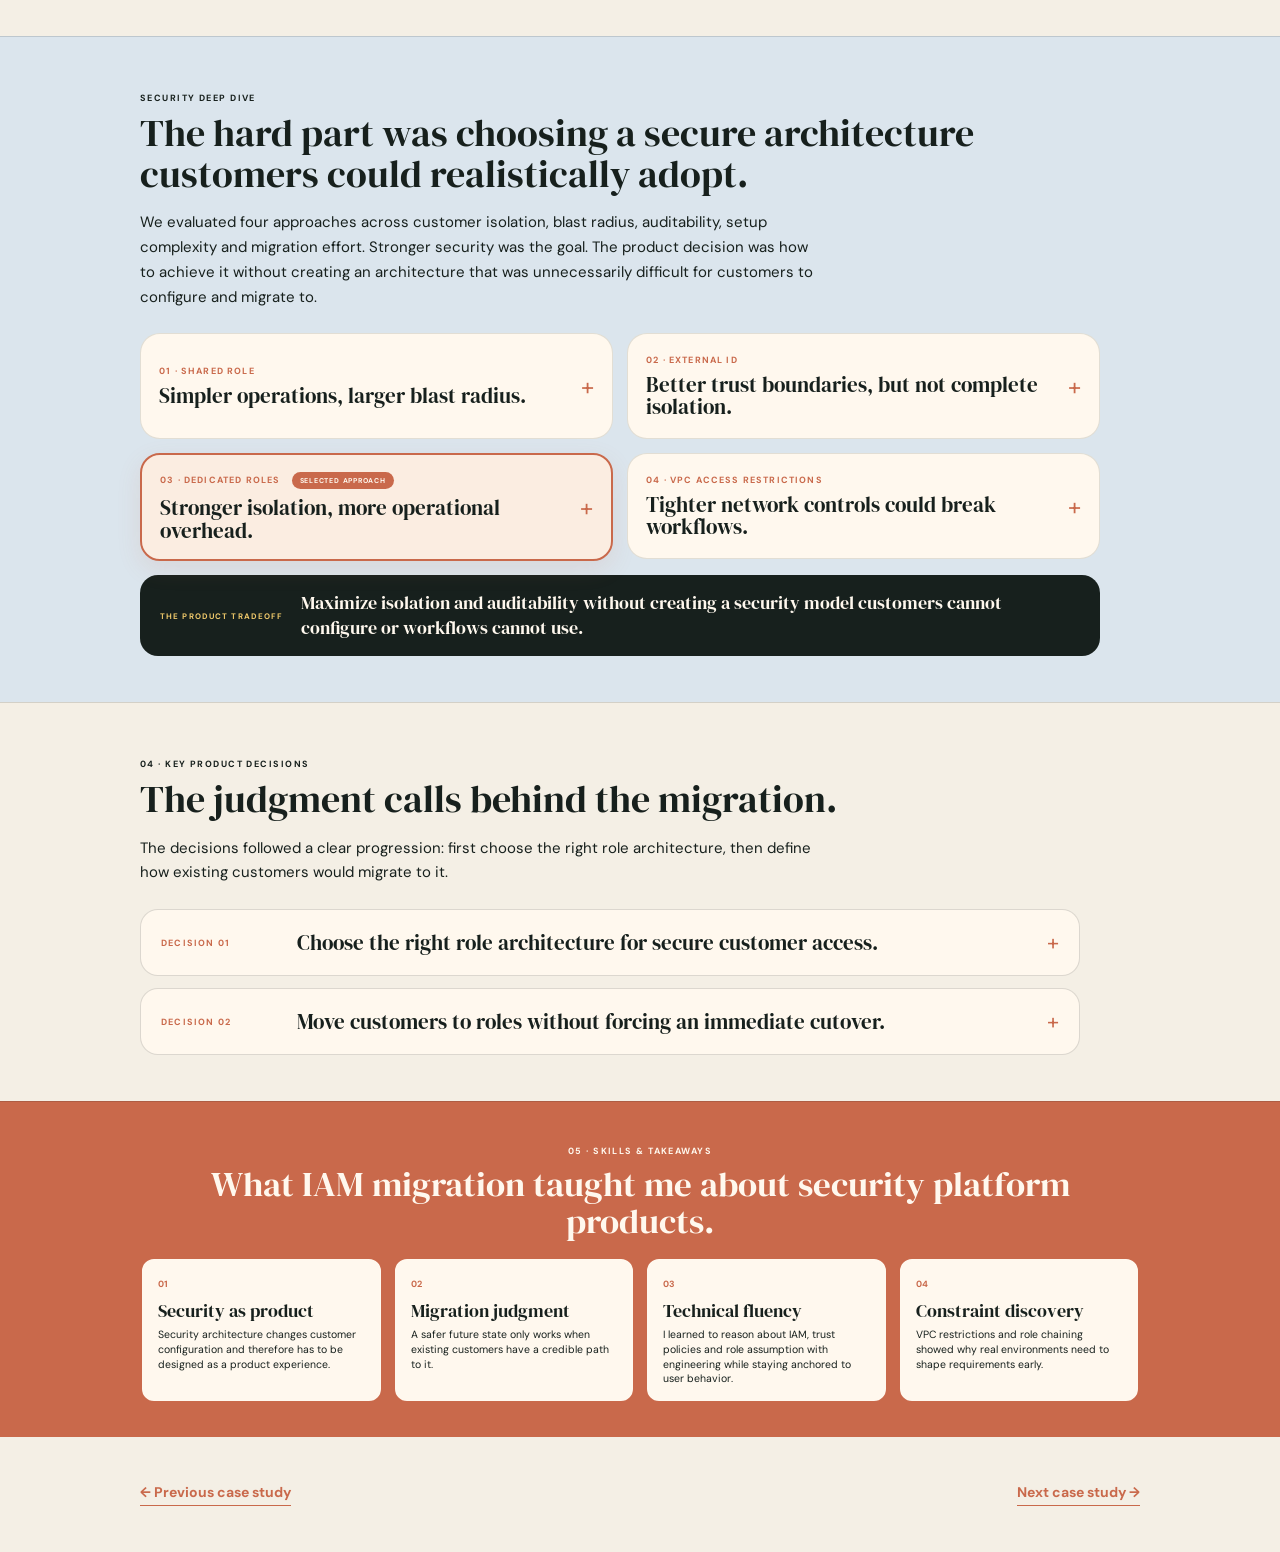
<file: case-studies/iam-roles.html>
<!doctype html><html lang="en"><head><meta charset="utf-8"><meta name="viewport" content="width=device-width,initial-scale=1"><title>IAM Roles Case Study | Neira Ibrahimovic</title><link rel="preconnect" href="https://fonts.googleapis.com"><link rel="preconnect" href="https://fonts.gstatic.com" crossorigin><link href="https://fonts.googleapis.com/css2?family=DM+Sans:wght@400;500;600;700&family=DM+Serif+Display&display=swap" rel="stylesheet"><link rel="stylesheet" href="../styles.css"><link rel="stylesheet" href="case-study.css"></head><body><header class="nav"><a class="brand" href="../index.html">NI<span>.</span></a><nav><a href="../index.html#work">← All work</a><a href="https://www.linkedin.com/in/neira-ibrahimovic/" target="_blank" rel="noreferrer">LinkedIn</a><a href="mailto:neiraibrahimovic01@gmail.com?subject=Portfolio%20Inquiry">Get in touch</a><a class="nav-neirai" href="../neirai.html?from=case-studies%2Fiam-roles.html" data-neirai-direct>Ask NeirAI ✦</a></nav></header><main class="study visual-study"><section class="study-hero visual-hero"><p class="kicker">03 · AWS SECURITY · IAM ROLE MIGRATION</p><h1>Replacing long-lived access keys <em>without breaking customer storage.</em></h1><p class="study-deck">I defined the requirements and migration strategy for a safer cross-account access model while preserving existing customer configurations.</p><div class="study-facts"><div><b>Role</b><span>Technical Product Manager</span></div><div><b>Stage</b><span>Product definition + migration strategy</span></div><div><b>Environment</b><span>AWS enterprise platform</span></div><div><b>Focus</b><span>IAM · security · backward compatibility</span></div></div></section><section class="study-section problem-visual"><div class="section-intro"><p class="kicker">01 · The problem</p><h2>The safer architecture still had to be adoptable.</h2><p>Customer-owned S3 storage relied on IAM users and long-lived credentials. Moving to role-based access changed not only the security primitive, but also customer configuration, trust relationships and existing workflows.</p></div><div class="problem-callout"><span>PRODUCT QUESTION</span><strong>How do we improve security without creating a migration customers cannot realistically adopt?</strong></div></section><section class="study-section role-impact generic-role"><div class="section-intro"><p class="kicker">02 · My role & impact</p><h2>I translated AWS security mechanics into product behavior.</h2><p>I defined requirements and migration strategy with engineering and security stakeholders, focusing on what customers configure, what the platform assumes, how existing configurations behave, and where constrained environments change the workflow.</p></div><div class="skill-chips"><span>AWS</span><span>IAM roles</span><span>Cross-account access</span><span>Trust relationships</span><span>Bucket policies</span><span>Role chaining</span><span>Migration strategy</span><span>Backward compatibility</span></div></section><section class="study-section solution-journey"><div class="section-intro"><p class="kicker">03 · The solution</p><h2>Design the target security model and the migration path together.</h2><p>The work moved from understanding existing credential-based access to defining role assumption, trust, compatibility and constrained-environment behavior.</p></div><div class="journey-track generic-journey"><article><span class="step-no">01</span><div class="step-icon">1</div><h3>Map current access</h3><p>Understand how customer credentials and S3 permissions were used today.</p></article><i>→</i><article><span class="step-no">02</span><div class="step-icon">2</div><h3>Define role-based access</h3><p>Translate cross-account role assumption and trust relationships into product requirements.</p></article><i>→</i><article><span class="step-no">03</span><div class="step-icon">3</div><h3>Handle constraints</h3><p>Account for role chaining and VPC access restrictions that changed the expected experience.</p></article><i>→</i><article><span class="step-no">04</span><div class="step-icon">4</div><h3>Plan migration</h3><p>Preserve a practical path from existing configurations toward the target model.</p></article></div></section><section class="study-section security-deep-dive">
  <div class="section-intro"><p class="kicker">SECURITY DEEP DIVE</p><h2>The hard part was choosing a secure architecture customers could realistically adopt.</h2><p>We evaluated four approaches across customer isolation, blast radius, auditability, setup complexity and migration effort. Stronger security was the goal. The product decision was how to achieve it without creating an architecture that was unnecessarily difficult for customers to configure and migrate to.</p></div>
  <div class="security-tradeoff-grid security-tradeoff-accordion">
    <details><summary><span>01 · SHARED ROLE</span><h3>Simpler operations, larger blast radius.</h3><i>+</i></summary><div class="security-tradeoff-body"><p>A single Illumina-managed role minimized setup and avoided creating AWS resources per customer. But sharing one role across customers concentrated risk: a compromise could affect multiple customers, customer-specific auditing was weaker, and customers could not independently revoke access.</p><div class="tradeoff-tags"><b>+</b> simpler setup <i>↔</i> <b>−</b> isolation &amp; revocation</div></div></details>
    <details><summary><span>02 · EXTERNAL ID</span><h3>Better trust boundaries, but not complete isolation.</h3><i>+</i></summary><div class="security-tradeoff-body"><p>Unique External IDs added confused-deputy protection and improved traceability when assuming a role. They did not eliminate the shared-role blast radius, and putting many customer IDs into one trust policy introduced policy-size and lifecycle-management limits as the customer base grew.</p><div class="tradeoff-tags"><b>+</b> stronger verification <i>↔</i> <b>−</b> shared-role scaling</div></div></details>
    <details class="selected-security-option"><summary><span>03 · DEDICATED ROLES <b class="selected-badge">SELECTED APPROACH</b></span><h3>Stronger isolation, more operational overhead.</h3><i>+</i></summary><div class="security-tradeoff-body"><p>Separating customers or customer tiers across roles reduced the number of customers affected by a compromised role and created clearer audit boundaries. The tradeoff was more provisioning, policy management and infrastructure to operate.</p><div class="tradeoff-tags"><b>+</b> smaller blast radius <i>↔</i> <b>−</b> management complexity</div></div></details>
    <details><summary><span>04 · VPC ACCESS RESTRICTIONS</span><h3>Tighter network controls could break workflows.</h3><i>+</i></summary><div class="security-tradeoff-body"><p>Restricting access to trusted network paths strengthened the security posture, but it changed the product experience. Browser and instrument uploads would no longer work in the same way, cross-account copy became more constrained, and applications needed to handle shorter temporary-credential sessions.</p><div class="tradeoff-tags"><b>+</b> network restriction <i>↔</i> <b>−</b> workflow compatibility</div></div></details>
  </div>
  <div class="security-bottom-line"><small>THE PRODUCT TRADEOFF</small><strong>Maximize isolation and auditability without creating a security model customers cannot configure or workflows cannot use.</strong></div>
</section><section class="study-section decisions-section"><div class="section-intro"><p class="kicker">04 · Key product decisions</p><h2>The judgment calls behind the migration.</h2><p>The decisions followed a clear progression: first choose the right role architecture, then define how existing customers would migrate to it.</p></div><div class="decision-accordion generic-decisions"><details><summary><span>DECISION 01</span><strong>Choose the right role architecture for secure customer access.</strong><i>+</i></summary><div class="decision-body decision-story"><div class="decision-narrative"><p class="decision-lead">Once we committed to role-based access, we still had to decide how those roles should be structured across customers. The architecture would determine how isolated customer access was, how large the blast radius could be, and how much operational complexity we introduced.</p><div class="decision-callout"><small>THE TRADEOFF</small><p>A shared role was easier to manage, but increased the number of customers affected if that role were compromised. More isolated approaches improved security, but also increased setup and management complexity.</p></div><div class="decision-callout multiomics-decision"><small>THE DECISION</small><p>We chose dedicated roles because they provided stronger customer isolation and a smaller blast radius while still being practical to implement and manage.</p></div></div></div></details><details><summary><span>DECISION 02</span><strong>Move customers to roles without forcing an immediate cutover.</strong><i>+</i></summary><div class="decision-body decision-story"><div class="decision-narrative"><p class="decision-lead">Choosing the target architecture was only half the problem. Existing customers were already configured around IAM users and access keys, so we also needed a migration path that improved security without suddenly disrupting working storage configurations.</p><div class="decision-callout"><small>THE TRADEOFF</small><p>Moving everyone to roles immediately would improve the credential model faster, but could break existing customer configurations and leave customers without enough time to update their setup.</p></div><div class="decision-callout multiomics-decision"><small>THE DECISION</small><p>Use a phased migration. Support both access keys and IAM roles during a transition period, give customers time and guidance to migrate, then move toward deprecating access keys.</p></div></div></div></details></div></section><section class="study-section takeaway-block visual-takeaways"><p class="kicker">05 · Skills & takeaways</p><h2>What IAM migration taught me about security platform products.</h2><div class="takeaway-grid"><div><span>01</span><b>Security as product</b><p>Security architecture changes customer configuration and therefore has to be designed as a product experience.</p></div><div><span>02</span><b>Migration judgment</b><p>A safer future state only works when existing customers have a credible path to it.</p></div><div><span>03</span><b>Technical fluency</b><p>I learned to reason about IAM, trust policies and role assumption with engineering while staying anchored to user behavior.</p></div><div><span>04</span><b>Constraint discovery</b><p>VPC restrictions and role chaining showed why real environments need to shape requirements early.</p></div></div></section><section class="study-next"><a href="multiomics.html">← Previous case study</a><a href="egress.html">Next case study →</a></section></main></body></html>
</file>
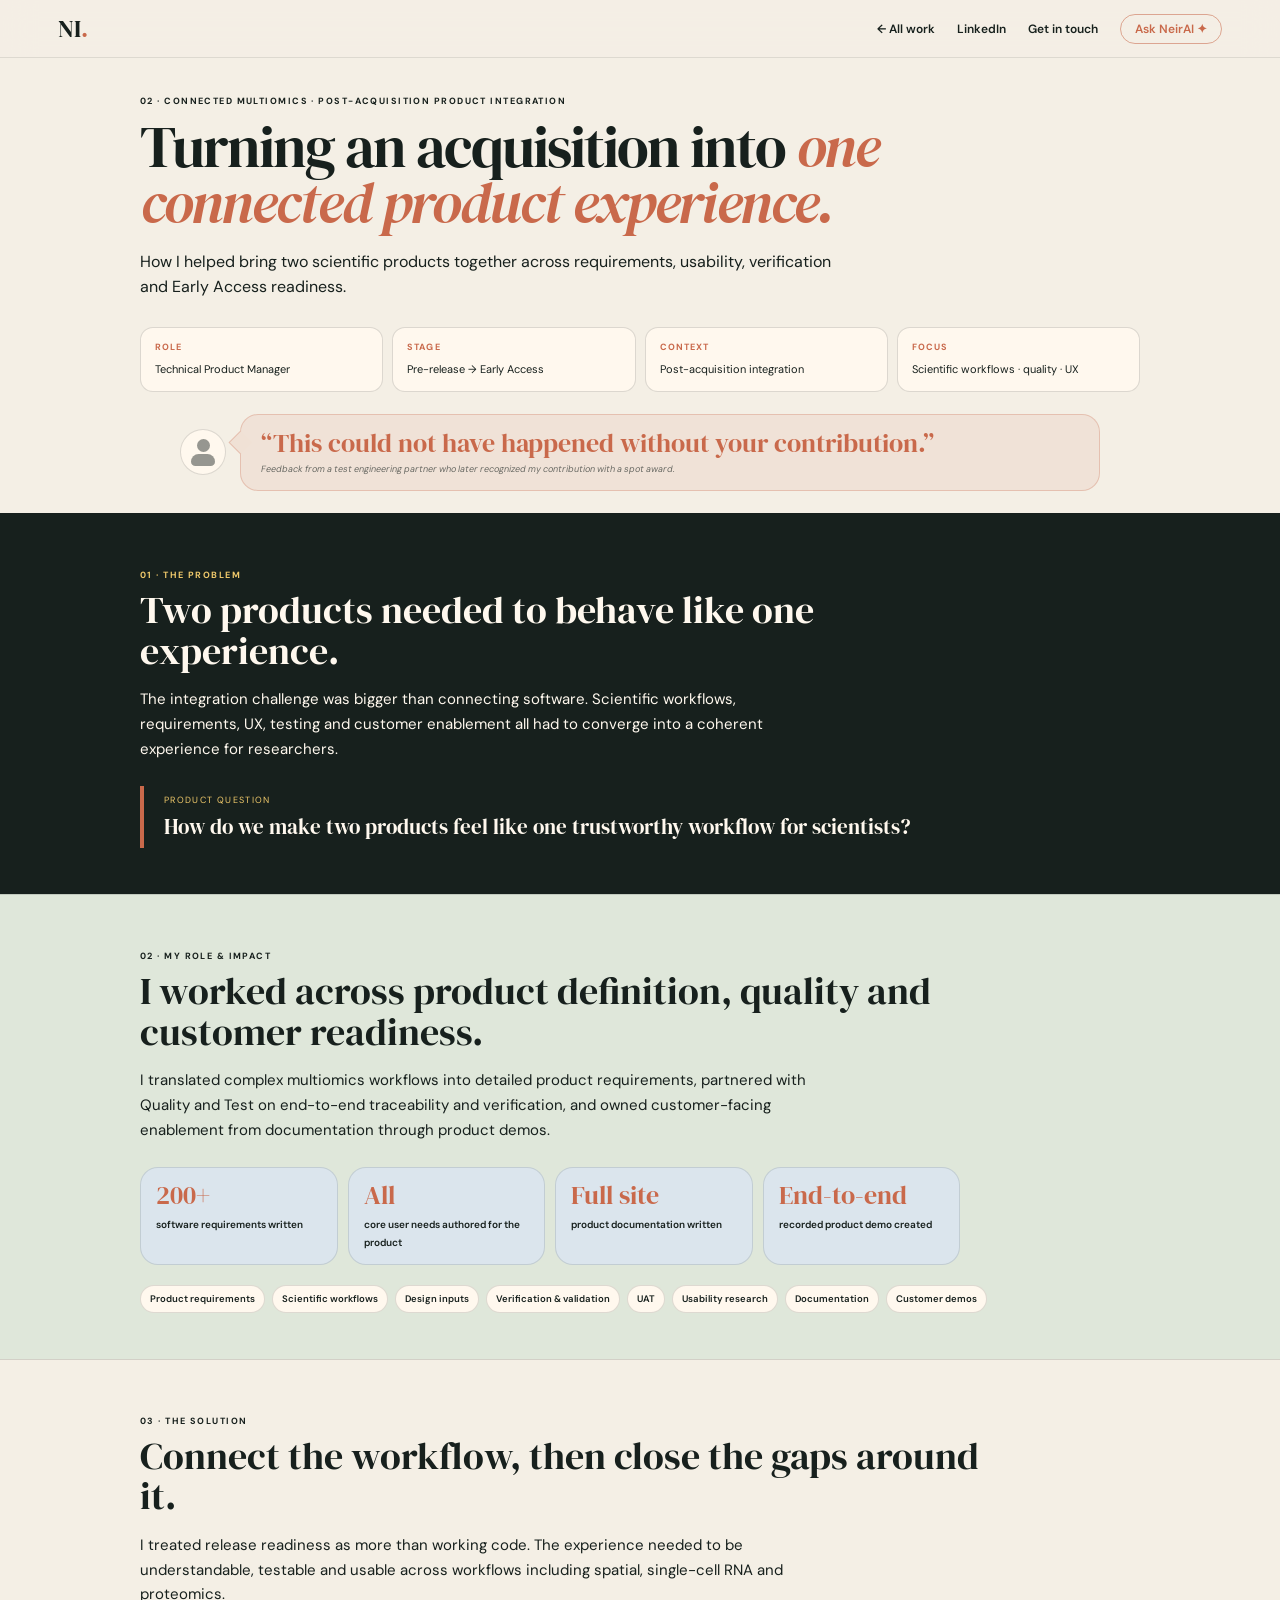
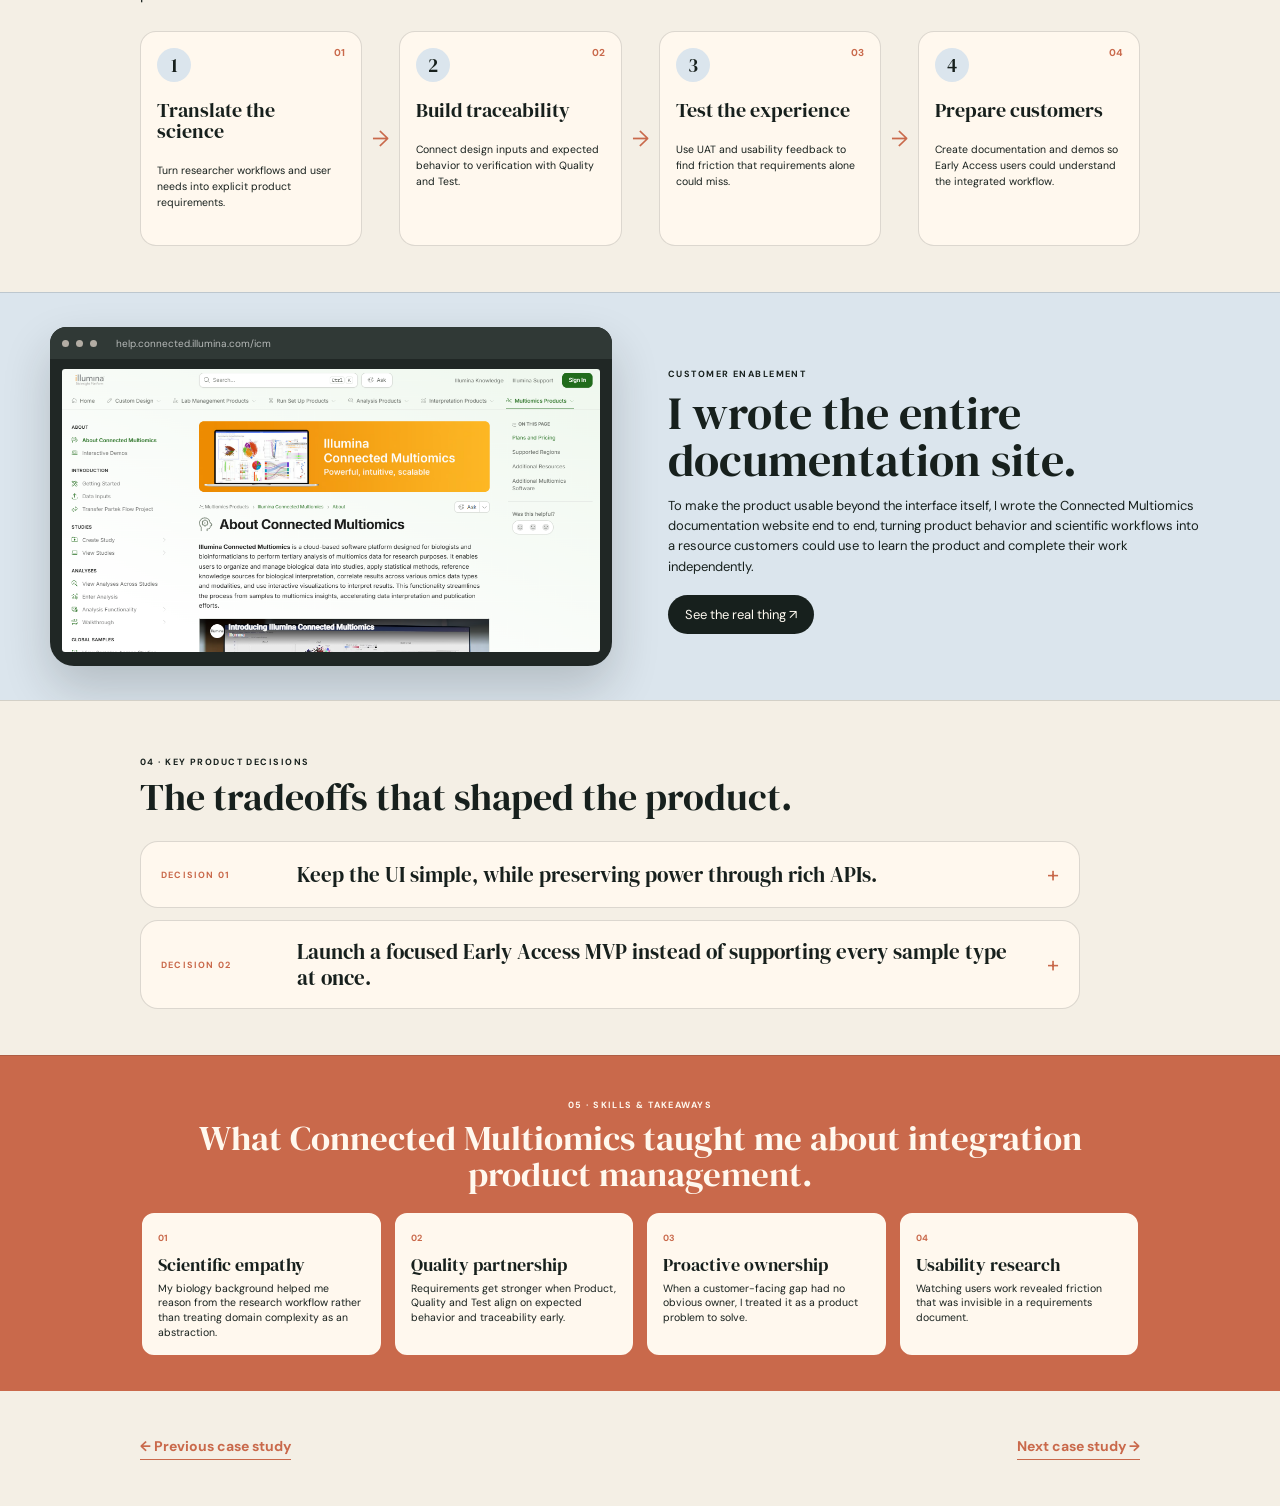
<file: case-studies/multiomics.html>
<!doctype html><html lang="en"><head><meta charset="utf-8"><meta name="viewport" content="width=device-width,initial-scale=1"><title>Connected Multiomics Case Study | Neira Ibrahimovic</title><link rel="preconnect" href="https://fonts.googleapis.com"><link rel="preconnect" href="https://fonts.gstatic.com" crossorigin><link href="https://fonts.googleapis.com/css2?family=DM+Sans:wght@400;500;600;700&family=DM+Serif+Display&display=swap" rel="stylesheet"><link rel="stylesheet" href="../styles.css"><link rel="stylesheet" href="case-study.css"></head><body><header class="nav"><a class="brand" href="../index.html">NI<span>.</span></a><nav><a href="../index.html#work">← All work</a><a href="https://www.linkedin.com/in/neira-ibrahimovic/" target="_blank" rel="noreferrer">LinkedIn</a><a href="mailto:neiraibrahimovic01@gmail.com?subject=Portfolio%20Inquiry">Get in touch</a><a class="nav-neirai" href="../neirai.html?from=case-studies%2Fmultiomics.html" data-neirai-direct>Ask NeirAI ✦</a></nav></header><main class="study visual-study"><section class="study-hero visual-hero"><p class="kicker">02 · CONNECTED MULTIOMICS · POST-ACQUISITION PRODUCT INTEGRATION</p><h1>Turning an acquisition into <em>one connected product experience.</em></h1><p class="study-deck">How I helped bring two scientific products together across requirements, usability, verification and Early Access readiness.</p><div class="study-facts"><div><b>Role</b><span>Technical Product Manager</span></div><div><b>Stage</b><span>Pre-release → Early Access</span></div><div><b>Context</b><span>Post-acquisition integration</span></div><div><b>Focus</b><span>Scientific workflows · quality · UX</span></div></div></section><div class="challenge-quote-wrap"><div class="quote-avatar" aria-hidden="true"><span></span></div><div class="challenge-chat"><blockquote>“This could not have happened without your contribution.”</blockquote><p>Feedback from a test engineering partner who later recognized my contribution with a spot award.</p></div></div><section class="study-section problem-visual"><div class="section-intro"><p class="kicker">01 · The problem</p><h2>Two products needed to behave like one experience.</h2><p>The integration challenge was bigger than connecting software. Scientific workflows, requirements, UX, testing and customer enablement all had to converge into a coherent experience for researchers.</p></div><div class="problem-callout"><span>PRODUCT QUESTION</span><strong>How do we make two products feel like one trustworthy workflow for scientists?</strong></div></section><section class="study-section role-impact generic-role"><div class="section-intro"><p class="kicker">02 · My role & impact</p><h2>I worked across product definition, quality and customer readiness.</h2><p>I translated complex multiomics workflows into detailed product requirements, partnered with Quality and Test on end-to-end traceability and verification, and owned customer-facing enablement from documentation through product demos.</p></div><div class="multiomics-impact-grid"><article><strong>200+</strong><span>software requirements written</span></article><article><strong>All</strong><span>core user needs authored for the product</span></article><article><strong>Full site</strong><span>product documentation written</span></article><article><strong>End-to-end</strong><span>recorded product demo created</span></article></div><div class="skill-chips"><span>Product requirements</span><span>Scientific workflows</span><span>Design inputs</span><span>Verification &amp; validation</span><span>UAT</span><span>Usability research</span><span>Documentation</span><span>Customer demos</span></div></section><section class="study-section solution-journey"><div class="section-intro"><p class="kicker">03 · The solution</p><h2>Connect the workflow, then close the gaps around it.</h2><p>I treated release readiness as more than working code. The experience needed to be understandable, testable and usable across workflows including spatial, single-cell RNA and proteomics.</p></div><div class="journey-track generic-journey"><article><span class="step-no">01</span><div class="step-icon">1</div><h3>Translate the science</h3><p>Turn researcher workflows and user needs into explicit product requirements.</p></article><i>→</i><article><span class="step-no">02</span><div class="step-icon">2</div><h3>Build traceability</h3><p>Connect design inputs and expected behavior to verification with Quality and Test.</p></article><i>→</i><article><span class="step-no">03</span><div class="step-icon">3</div><h3>Test the experience</h3><p>Use UAT and usability feedback to find friction that requirements alone could miss.</p></article><i>→</i><article><span class="step-no">04</span><div class="step-icon">4</div><h3>Prepare customers</h3><p>Create documentation and demos so Early Access users could understand the integrated workflow.</p></article></div></section><section class="study-section multiomics-docs"><div class="multiomics-doc-browser"><div class="multiomics-browser-bar"><i></i><i></i><i></i><span>help.connected.illumina.com/icm</span></div><img src="../assets/ICM-website.png" alt="Connected Multiomics documentation website"></div><div class="multiomics-doc-copy"><p class="kicker">CUSTOMER ENABLEMENT</p><h2>I wrote the entire documentation site.</h2><p>To make the product usable beyond the interface itself, I wrote the Connected Multiomics documentation website end to end, turning product behavior and scientific workflows into a resource customers could use to learn the product and complete their work independently.</p><a class="button primary" href="https://help.connected.illumina.com/icm" target="_blank" rel="noreferrer">See the real thing ↗</a></div></section><section class="study-section decisions-section"><div class="section-intro"><p class="kicker">04 · Key product decisions</p><h2>The tradeoffs that shaped the product.</h2></div><div class="decision-accordion generic-decisions"><details><summary><span>DECISION 01</span><strong>Keep the UI simple, while preserving power through rich APIs.</strong><i>+</i></summary><div class="decision-body decision-story"><div class="decision-narrative"><p class="decision-lead">We had to decide whether the interface should expose a large number of controls and capabilities or guide scientists through a simpler experience. More options could make the UI feel more powerful, but they also increased the amount a user had to understand before completing a workflow.</p><div class="decision-callout"><small>WHAT WE LEARNED</small><p>In customer interviews, we showed users the product without giving them directions and asked them to find and complete tasks on their own. We observed that a simpler interface made the experience easier to navigate independently.</p></div></div><div class="decision-callout multiomics-decision"><small>THE DECISION</small><p>Keep the UI intentionally simple and intuitive for common workflows, while exposing richer capabilities through APIs for users who needed more control.</p></div></div></details><details><summary><span>DECISION 02</span><strong>Launch a focused Early Access MVP instead of supporting every sample type at once.</strong><i>+</i></summary><div class="decision-body decision-story"><div class="decision-narrative"><p class="decision-lead">Connected Multiomics needed to support different scientific modalities, including spatial, single-cell RNA and proteomics. Supporting every sample type in the first release would broaden the product, but it would also extend the time required to validate workflows and get the product into customers' hands.</p><div class="decision-callout"><small>THE TRADEOFF</small><p>Broader modality coverage at launch versus learning sooner from real users with a smaller, well-defined set of supported workflows.</p></div></div><div class="decision-callout multiomics-decision"><small>THE DECISION</small><p>Release an Early Access MVP with a limited set of sample types, validate the experience with customers, then expand modality support over time.</p></div></div></details></div></section><section class="study-section takeaway-block visual-takeaways"><p class="kicker">05 · Skills & takeaways</p><h2>What Connected Multiomics taught me about integration product management.</h2><div class="takeaway-grid"><div><span>01</span><b>Scientific empathy</b><p>My biology background helped me reason from the research workflow rather than treating domain complexity as an abstraction.</p></div><div><span>02</span><b>Quality partnership</b><p>Requirements get stronger when Product, Quality and Test align on expected behavior and traceability early.</p></div><div><span>03</span><b>Proactive ownership</b><p>When a customer-facing gap had no obvious owner, I treated it as a product problem to solve.</p></div><div><span>04</span><b>Usability research</b><p>Watching users work revealed friction that was invisible in a requirements document.</p></div></div></section><section class="study-next"><a href="sims.html">← Previous case study</a><a href="iam-roles.html">Next case study →</a></section></main></body></html>
</file>
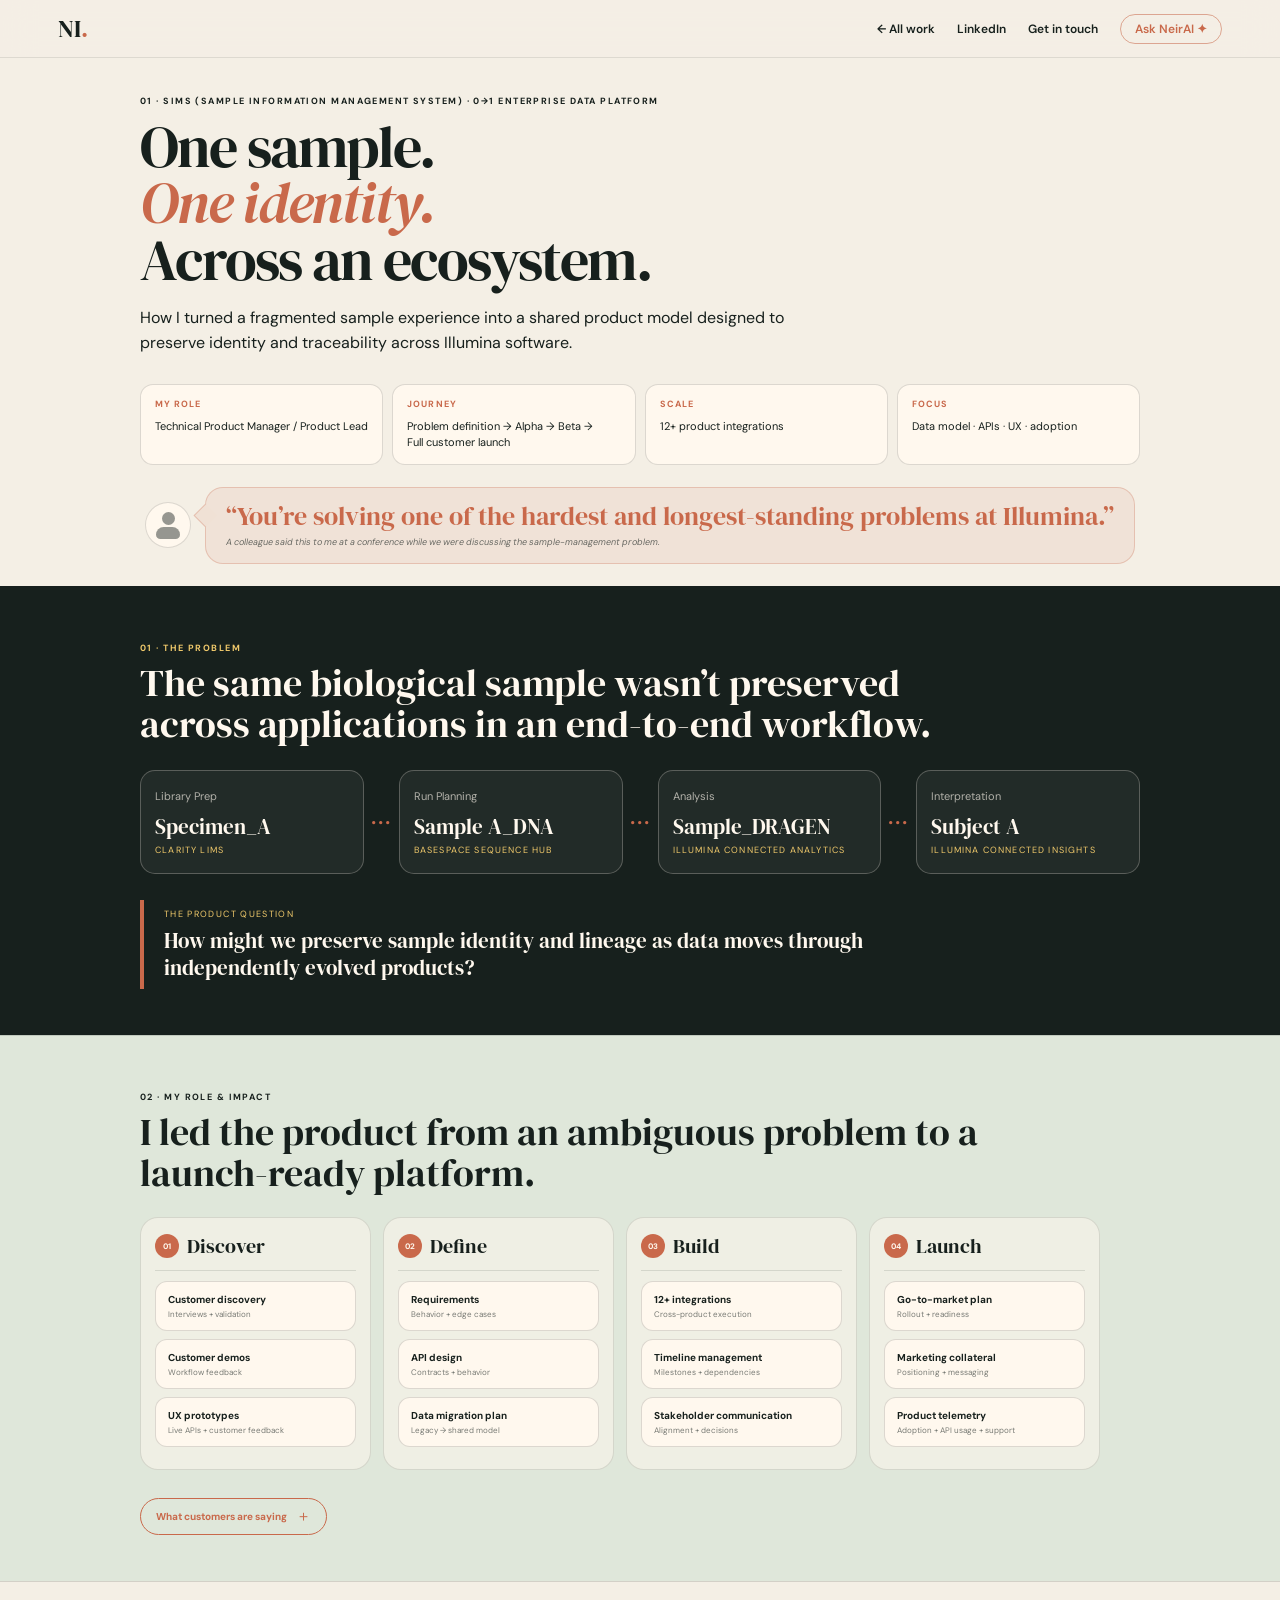
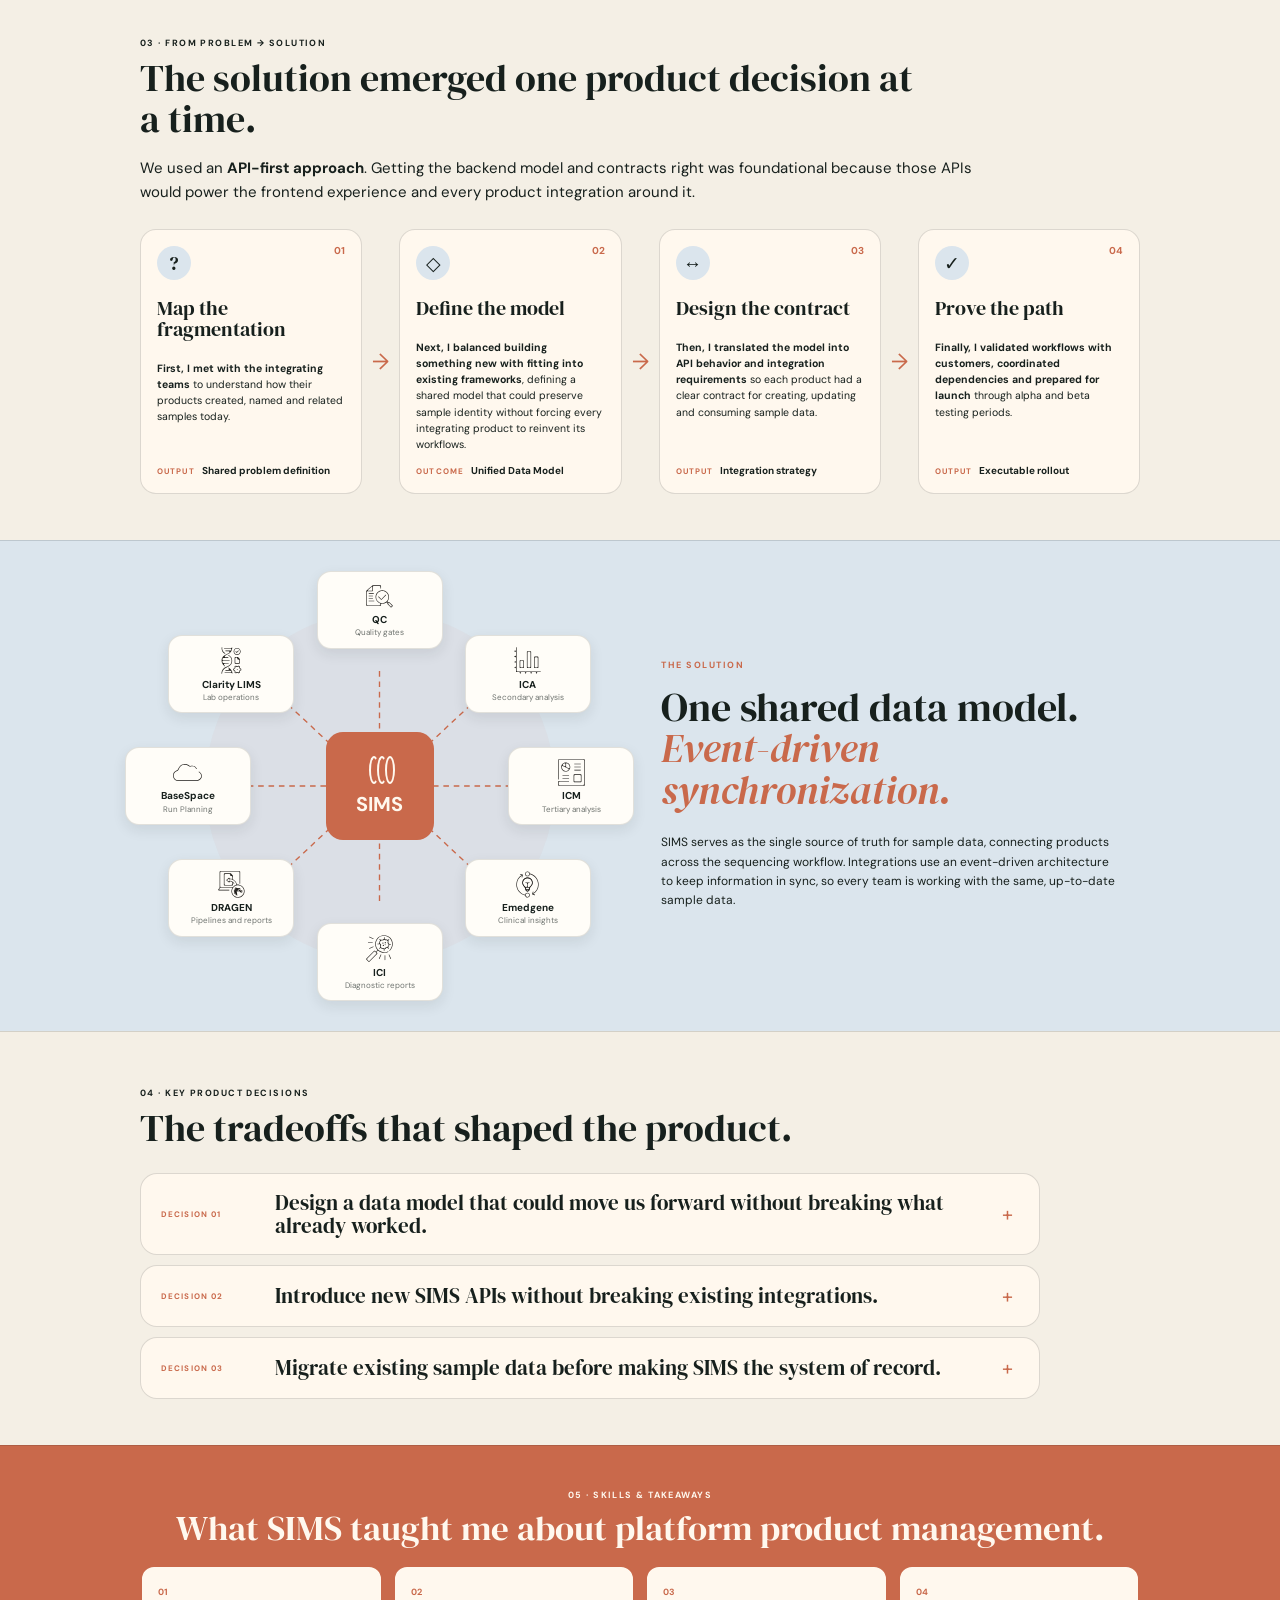
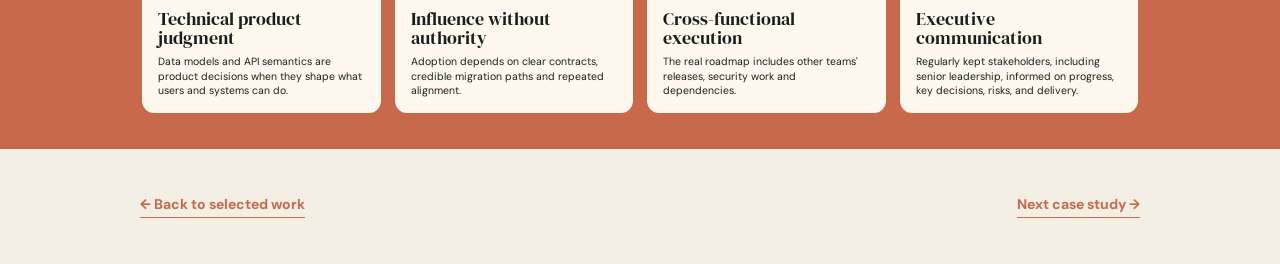
<file: case-studies/sims.html>
<!doctype html>
<html lang="en">
<head>
  <meta charset="utf-8"><meta name="viewport" content="width=device-width,initial-scale=1">
  <title>SIMS Case Study | Neira Ibrahimovic</title>
  <link rel="preconnect" href="https://fonts.googleapis.com"><link rel="preconnect" href="https://fonts.gstatic.com" crossorigin>
  <link href="https://fonts.googleapis.com/css2?family=DM+Sans:wght@400;500;600;700&family=DM+Serif+Display&display=swap" rel="stylesheet">
  <link rel="stylesheet" href="../styles.css"><link rel="stylesheet" href="case-study.css">
</head>
<body>
<header class="nav"><a class="brand" href="../index.html">NI<span>.</span></a><nav><a href="../index.html#work">← All work</a><a href="https://www.linkedin.com/in/neira-ibrahimovic/" target="_blank" rel="noreferrer">LinkedIn</a><a href="mailto:neiraibrahimovic01@gmail.com?subject=Portfolio%20Inquiry">Get in touch</a><a class="nav-neirai" href="../neirai.html?from=case-studies%2Fsims.html" data-neirai-direct>Ask NeirAI ✦</a></nav></header>
<main class="study visual-study">

<section class="study-hero visual-hero">
  <p class="kicker">01 · SIMS (Sample Information Management System) · 0→1 enterprise data platform</p>
  <h1>One sample.<br><em>One identity.</em><br>Across an ecosystem.</h1>
  <p class="study-deck">How I turned a fragmented sample experience into a shared product model designed to preserve identity and traceability across Illumina software.</p>
  <div class="study-facts">
    <div><b>My role</b><span>Technical Product Manager / Product Lead</span></div>
    <div><b>Journey</b><span>Problem definition → Alpha → Beta →<br>Full customer launch</span></div>
    <div><b>Scale</b><span>12+ product integrations</span></div>
    <div><b>Focus</b><span>Data model · APIs · UX · adoption</span></div>
  </div>
</section>
<div class="challenge-quote-wrap"><div class="quote-avatar" aria-hidden="true"><span></span></div><div class="challenge-chat"><blockquote>“You’re solving one of the hardest and longest-standing problems at Illumina.”</blockquote><p>A colleague said this to me at a conference while we were discussing the sample-management problem.</p></div></div>


<section class="study-section problem-visual">
  <div class="section-intro"><p class="kicker">01 · The problem</p><h2>The same biological sample wasn’t preserved across applications in an end-to-end workflow.</h2></div>
  <div class="fragment-map" aria-label="Sample identity changing across an end-to-end workflow">
    <div class="frag-card"><span>Library Prep</span><b>Specimen_A</b><small>CLARITY LIMS</small></div>
    <div class="broken-link">···</div>
    <div class="frag-card"><span>Run Planning</span><b>Sample A_DNA</b><small>BASESPACE SEQUENCE HUB</small></div>
    <div class="broken-link">···</div>
    <div class="frag-card"><span>Analysis</span><b>Sample_DRAGEN</b><small>ILLUMINA CONNECTED ANALYTICS</small></div>
    <div class="broken-link">···</div>
    <div class="frag-card"><span>Interpretation</span><b>Subject A</b><small>ILLUMINA CONNECTED INSIGHTS</small></div>
  </div>
  <div class="problem-callout"><span>THE PRODUCT QUESTION</span><strong>How might we preserve sample identity and lineage as data moves through independently evolved products?</strong></div>
</section>

<section class="study-section role-impact">
  <div class="section-intro"><p class="kicker">02 · My role & impact</p><h2>I led the product from an ambiguous problem to a launch-ready platform.</h2></div>
  <div class="product-workbench">
    <div class="workbench-phase">
      <div class="phase-head"><span>01</span><b>Discover</b></div>
      <button class="workbench-card" data-detail="Interviewed customers to understand sample-management pain points and validate workflows, concepts and priorities."><b>Customer discovery</b><small>Interviews + validation</small></button>
      <button class="workbench-card" data-detail="Led demos that made the end-to-end workflow tangible and gave customers something concrete to react to."><b>Customer demos</b><small>Workflow feedback</small></button><button class="workbench-card" data-detail="Built UX prototypes connected to live APIs so customers could interact with realistic workflows, react to real product behavior and help shape the solution before full engineering investment."><b>UX prototypes</b><small>Live APIs + customer feedback</small></button>
    </div>
    <div class="workbench-phase">
      <div class="phase-head"><span>02</span><b>Define</b></div>
      <button class="workbench-card" data-detail="Translated customer, workflow and platform needs into detailed product requirements and acceptance criteria."><b>Requirements</b><small>Behavior + edge cases</small></button>
      <button class="workbench-card" data-detail="Defined API behavior and integration requirements so SIMS could power both frontend experiences and downstream products."><b>API design</b><small>Contracts + behavior</small></button>
      <button class="workbench-card" data-detail="Developed the product approach for moving existing sample data into the new shared model across systems."><b>Data migration plan</b><small>Legacy → shared model</small></button>
    </div>
    <div class="workbench-phase">
      <div class="phase-head"><span>03</span><b>Build</b></div>
      
      <button class="workbench-card" data-detail="Coordinated integration strategy, requirements and dependencies across more than 12 products and teams."><b>12+ integrations</b><small>Cross-product execution</small></button><button class="workbench-card" data-detail="Managed timelines, dependencies and milestones across the product lifecycle while keeping engineering, product and other stakeholders aligned on decisions, risks and progress."><b>Timeline management</b><small>Milestones + dependencies</small></button><button class="workbench-card" data-detail="Kept cross-functional stakeholders aligned through clear communication on product decisions, tradeoffs, risks, dependencies and launch readiness."><b>Stakeholder communication</b><small>Alignment + decisions</small></button>
    </div>
    <div class="workbench-phase">
      <div class="phase-head"><span>04</span><b>Launch</b></div>
      <button class="workbench-card" data-detail="Defined the launch path, target audiences, rollout approach and readiness needed to bring SIMS to customers."><b>Go-to-market plan</b><small>Rollout + readiness</small></button>
      <button class="workbench-card" data-detail="Created product messaging and supporting materials to explain the problem, solution and value clearly."><b>Marketing collateral</b><small>Positioning + messaging</small></button><button class="workbench-card" data-detail="Defined and tracked telemetry to build the customer success story, including adoption rate, API usage and reductions in support tickets."><b>Product telemetry</b><small>Adoption + API usage + support</small></button>
    </div>
    <div class="workbench-detail" id="workDetail"><button class="workbench-close" type="button" aria-label="Close">×</button><small>MY ROLE</small><h3>Click a card to explore my ownership.</h3><p>I worked across the product lifecycle, from understanding the problem through bringing the solution to customers.</p></div>
  </div>
  <div class="customer-voices">
  <button class="voices-toggle" type="button" aria-expanded="false">What customers are saying <span>＋</span></button>
  <div class="voices-panel">
    <figure><blockquote>“The data model fits very nicely to standard sequencing workflows. It's well thought out.”</blockquote><figcaption>Penn Medicine</figcaption></figure>
    <figure><blockquote>“I really like it. I like the levels of sample/specimen/run sample definition.”</blockquote><figcaption>Rede D'Or</figcaption></figure>
    <figure><blockquote>“We're very excited about SIMS because it gives a really interesting end-to-end view of a sample.”</blockquote><figcaption>Illumina Lab Services</figcaption></figure>
  </div>
</div></section>


<section class="study-section solution-journey">
  <div class="section-intro"><p class="kicker">03 · From problem → solution</p><h2>The solution emerged one product decision at a&nbsp;time.</h2><p class="api-first-intro">We used an <strong>API-first approach</strong>. Getting the backend model and contracts right was foundational because those APIs would power the frontend experience and every product integration around it.</p></div>
  <div class="journey-track">
    <article><span class="step-no">01</span><div class="step-icon">?</div><h3>Map the fragmentation</h3><p><strong>First, I met with the integrating teams</strong> to understand how their products created, named and related samples today.</p><div class="step-output"><b>OUTPUT</b><em>Shared problem definition</em></div></article>
    <i>→</i>
    <article><span class="step-no">02</span><div class="step-icon">◇</div><h3>Define the model</h3><p><strong>Next, I balanced building something new with fitting into existing frameworks</strong>, defining a shared model that could preserve sample identity without forcing every integrating product to reinvent its workflows.</p><div class="step-output"><b>OUTCOME</b><em>Unified Data Model</em></div></article>
    <i>→</i>
    <article><span class="step-no">03</span><div class="step-icon">↔</div><h3>Design the contract</h3><p><strong>Then, I translated the model into API behavior and integration requirements</strong> so each product had a clear contract for creating, updating and consuming sample data.</p><div class="step-output"><b>OUTPUT</b><em>Integration strategy</em></div></article>
    <i>→</i>
    <article><span class="step-no">04</span><div class="step-icon">✓</div><h3>Prove the path</h3><p><strong>Finally, I validated workflows with customers, coordinated dependencies and prepared for launch</strong> through alpha and beta testing periods.</p><div class="step-output"><b>OUTPUT</b><em>Executable rollout</em></div></article>
  </div>
</section>

<section class="study-section model-section">
  <div class="solution-split exact-solution">
    <div class="integration-map exact-map" aria-label="SIMS integrations using two-way event synchronization">
      <svg class="integration-lines exact-lines" viewBox="0 0 600 520" aria-hidden="true">
        <g class="plain-spokes">
          <line x1="300" y1="214" x2="300" y2="112"/>
          <line x1="257" y1="225" x2="178" y2="151"/>
          <line x1="343" y1="225" x2="422" y2="151"/>
          <line x1="246" y1="260" x2="128" y2="260"/>
          <line x1="354" y1="260" x2="472" y2="260"/>
          <line x1="257" y1="295" x2="178" y2="369"/>
          <line x1="300" y1="306" x2="300" y2="408"/>
          <line x1="343" y1="295" x2="422" y2="369"/>
        </g>
      </svg>
      <div class="integration-core exact-core"><span class="hub-icon hub-database" aria-hidden="true"><i></i><i></i><i></i></span><b>SIMS</b></div>
      <div class="integration-node exact-node ex1"><img class="node-icon product-svg-icon" src="../assets/quality-control.svg" alt="" aria-hidden="true"><b>QC</b><small>Quality gates</small></div>
      <div class="integration-node exact-node ex2"><img class="node-icon product-svg-icon" src="../assets/clarity-lims.svg" alt="" aria-hidden="true"><b>Clarity LIMS</b><small>Lab operations</small></div>
      <div class="integration-node exact-node ex3"><img class="node-icon product-svg-icon" src="../assets/graphs.svg" alt="" aria-hidden="true"><b>ICA</b><small>Secondary analysis</small></div>
      <div class="integration-node exact-node ex4"><img class="node-icon product-svg-icon" src="../assets/cloud.svg" alt="" aria-hidden="true"><b>BaseSpace</b><small>Run Planning</small></div>
      <div class="integration-node exact-node ex5"><img class="node-icon product-svg-icon" src="../assets/infographic.svg" alt="" aria-hidden="true"><b>ICM</b><small>Tertiary analysis</small></div>
      <div class="integration-node exact-node ex6"><img class="node-icon product-svg-icon dragen-logo" src="../assets/dragen-on-basespace.svg" alt="" aria-hidden="true"><b>DRAGEN</b><small>Pipelines and reports</small></div>
      <div class="integration-node exact-node ex7"><img class="node-icon product-svg-icon" src="../assets/cancer-research.svg" alt="" aria-hidden="true"><b>ICI</b><small>Diagnostic reports</small></div>
      <div class="integration-node exact-node ex8"><img class="node-icon product-svg-icon" src="../assets/end-to-end-solution.svg" alt="" aria-hidden="true"><b>Emedgene</b><small>Clinical insights</small></div>
    </div>
    <div class="solution-copy exact-copy">
      <p class="kicker">THE SOLUTION</p>
      <h2>One shared data model.<br><em>Event-driven synchronization.</em></h2>
      <p>SIMS serves as the single source of truth for sample data, connecting products across the sequencing workflow. Integrations use an event-driven architecture to keep information in sync, so every team is working with the same, up-to-date sample data.</p>
    </div>
  </div>
</section>

<section class="study-section decisions-section">
  <div class="section-intro"><p class="kicker">04 · Key product decisions</p><h2>The tradeoffs that shaped the product.</h2></div>
  <div class="decision-accordion">
    <details><summary><span>DECISION 01</span><strong>Design a data model that could move us forward without breaking what already worked.</strong><i>+</i></summary><div class="decision-body decision-story">
      <div class="decision-visual model-balance"><div><small>EXISTING REALITY</small><b>Legacy infrastructure + workflows</b></div><span>↔</span><div><small>TARGET STATE</small><b>Shared sample identity + traceability</b></div></div>
      <div class="decision-narrative"><p class="decision-lead">The challenge was not simply designing the cleanest new data model. It was finding the model that solved the customer pain point while still fitting within an ecosystem of established products and workflows.</p><div class="decision-callout"><small>THE JUDGMENT CALL</small><p>Balance the ideal future-state architecture with the practical constraints of the existing platform, so SIMS could introduce a persistent sample identity without forcing customers or connected products through a disruptive rewrite.</p></div></div>
      
    </div></details>
    <details><summary><span>DECISION 02</span><strong>Introduce new SIMS APIs without breaking existing integrations.</strong><i>+</i></summary><div class="decision-body decision-story">
      <div class="decision-visual migration-path"><div><small>EXISTING APIs</small><b>Current integrations</b></div><span>→</span><div><small>TRANSITION</small><b>Proxy where possible</b></div><span>→</span><div><small>SIMS APIs</small><b>New data model</b></div></div>
      <div class="decision-narrative"><p class="decision-lead">SIMS needed APIs designed around the new data model, but customers and internal products were already integrated with existing interfaces. A hard cutover would create unnecessary adoption risk.</p><div class="decision-callout"><small>THE MIGRATION STRATEGY</small><p>I developed an API migration plan that preserved backward compatibility. Existing APIs that mapped cleanly to SIMS could be proxied into the new system, while APIs that did not belong in the long-term model would follow a deliberate deprecation path.</p></div></div>
      
    </div></details>
    <details><summary><span>DECISION 03</span><strong>Migrate existing sample data before making SIMS the system of record.</strong><i>+</i></summary><div class="decision-body decision-story">
      <div class="decision-visual data-sequence"><div><small>01</small><b>Existing samples</b></div><span>→</span><div><small>02</small><b>Data migration</b></div><span>→</span><div><small>03</small><b>SIMS system of record</b></div></div>
      <div class="decision-narrative"><p class="decision-lead">We had to decide whether existing customer sample data should move into SIMS before or after the new system became authoritative. Making SIMS the system of record first would have created a split between historical samples and newly created ones.</p><div class="decision-callout"><small>THE DECISION</small><p>I developed the data migration plan around migrating existing samples first. That meant SIMS could become the system of record with the customer’s existing sample history already represented, allowing both current and future samples to flow through one consistent model.</p></div></div>
      
    </div></details>
  </div>
</section>

<section class="study-section takeaway-block visual-takeaways">
  <p class="kicker">05 · Skills & takeaways</p><h2>What SIMS taught me about platform product management.</h2>
  <div class="takeaway-grid">
    <div><span>01</span><b>Technical product judgment</b><p>Data models and API semantics are product decisions when they shape what users and systems can do.</p></div>
    <div><span>02</span><b>Influence without authority</b><p>Adoption depends on clear contracts, credible migration paths and repeated alignment.</p></div>
    <div><span>03</span><b>Cross-functional execution</b><p>The real roadmap includes other teams' releases, security work and dependencies.</p></div>
    <div><span>04</span><b>Executive communication</b><p>Regularly kept stakeholders, including senior leadership, informed on progress, key decisions, risks, and delivery.</p></div>
  </div>
</section>


<section class="study-next"><a href="../index.html#work">← Back to selected work</a><a href="multiomics.html">Next case study →</a></section>
<script>
const detail=document.getElementById("workDetail");
document.querySelectorAll(".workbench-card").forEach((card)=>{
 card.addEventListener("click",()=>{
   const wasActive=card.classList.contains("active");
   document.querySelectorAll(".workbench-card").forEach(c=>c.classList.remove("active"));
   if(wasActive){detail.classList.remove("open");return;}
   card.classList.add("active");
   detail.innerHTML='<button class="workbench-close" type="button" aria-label="Close">×</button><small>MY ROLE</small><h3>'+card.querySelector("b").textContent+'</h3><p>'+card.dataset.detail+'</p>';
   detail.classList.add("open");
   detail.querySelector(".workbench-close").addEventListener("click",()=>{detail.classList.remove("open");card.classList.remove("active")});
 });
});
document.querySelector(".workbench-close")?.addEventListener("click",()=>detail.classList.remove("open"));
document.querySelectorAll(".decision-accordion details").forEach((item)=>{
 item.addEventListener("toggle",()=>{if(item.open) document.querySelectorAll(".decision-accordion details").forEach(x=>{if(x!==item)x.open=false})});
});

const voicesToggle=document.querySelector(".voices-toggle");
voicesToggle?.addEventListener("click",()=>{
 const wrap=voicesToggle.closest(".customer-voices");
 const open=wrap.classList.toggle("open");
 voicesToggle.setAttribute("aria-expanded",open);
 voicesToggle.querySelector("span").textContent=open?"−":"＋";
});
</script></main></body></html>
</file>
<file: styles.css>
:root{--ink:#17201d;--cream:#f4efe5;--paper:#fffaf1;--terracotta:#c9694b;--sage:#b9c6b4;--gold:#d9a441;--blue:#23395b;--line:rgba(23,32,29,.15);--serif:"DM Serif Display",Georgia,serif;--sans:"DM Sans",Arial,sans-serif}*{box-sizing:border-box}html{scroll-behavior:smooth}body{margin:0;background:var(--cream);color:var(--ink);font-family:var(--sans);overflow-x:hidden}.grain{position:fixed;inset:0;pointer-events:none;z-index:99;opacity:.035;background-image:url("data:image/svg+xml,%3Csvg viewBox='0 0 180 180' xmlns='http://www.w3.org/2000/svg'%3E%3Cfilter id='n'%3E%3CfeTurbulence type='fractalNoise' baseFrequency='.8' numOctaves='3' stitchTiles='stitch'/%3E%3C/filter%3E%3Crect width='100%25' height='100%25' filter='url(%23n)' opacity='.9'/%3E%3C/svg%3E")}.nav{height:64px;display:flex;align-items:center;justify-content:space-between;width:100%;padding:0 max(28px,calc((100vw - 1164px)/2));position:fixed;top:0;left:0;right:0;z-index:100;background:rgba(244,239,229,.94);backdrop-filter:blur(16px);-webkit-backdrop-filter:blur(16px);border-bottom:1px solid rgba(23,32,29,.10)}main{padding-top:64px}.brand{font-family:var(--serif);font-size:28px;color:var(--ink);text-decoration:none}.brand span{color:var(--terracotta)}.nav nav{display:flex;gap:22px;align-items:center}.nav nav a{color:var(--ink);text-decoration:none;font-size:14px;font-weight:600}.nav nav a:hover{color:var(--terracotta)}.nav-ai{color:var(--terracotta)!important;border:1px solid rgba(201,105,75,.45);border-radius:999px;padding:7px 11px}.hero{min-height:auto;max-width:1220px;margin:auto;padding:24px 28px 48px;display:grid;grid-template-columns:1.35fr .65fr;gap:48px;align-items:center}.eyebrow,.kicker{text-transform:uppercase;letter-spacing:.16em;font-size:12px;font-weight:700}.eyebrow{color:var(--terracotta)}h1,h2,h3{font-family:var(--serif);font-weight:400;margin-top:0}h1{font-size:clamp(44px,5vw,68px);line-height:.96;letter-spacing:-.035em;margin-bottom:32px}h1 em,h3 em{font-weight:400;color:var(--terracotta)}.lede{font-size:16px;line-height:1.55;max-width:590px}.hero-actions{display:flex;gap:22px;align-items:center;margin-top:28px}.button{display:inline-block;text-decoration:none;border:0;font:inherit;cursor:pointer}.primary{background:var(--ink);color:var(--paper);padding:14px 20px;border-radius:999px;transition:.2s}.primary:hover{transform:translateY(-2px);background:var(--terracotta)}.text-link{color:var(--ink);font-weight:600}.portrait-card{position:relative;transform:rotate(2.5deg);background:var(--paper);padding:12px 12px 58px;box-shadow:0 18px 50px rgba(23,32,29,.12);max-width:270px}.portrait-card img{width:100%;aspect-ratio:4/5;object-fit:cover;display:block;filter:saturate(.9)}.portrait-note{position:absolute;right:-26px;bottom:16px;background:#f1d98a;padding:12px 18px;transform:rotate(-5deg);font-size:13px;line-height:1.45;box-shadow:3px 4px 0 rgba(23,32,29,.12)}.ticker{border-top:1px solid var(--line);border-bottom:1px solid var(--line);padding:15px 0;white-space:nowrap;overflow:hidden;font-family:var(--serif);font-size:20px}.ticker div{width:max-content;animation:ticker 32s linear infinite}.ticker span{color:var(--terracotta);margin:0 18px}@keyframes ticker{to{transform:translateX(-50%)}}.section{max-width:1220px;margin:auto;padding:72px 28px}.intro{max-width:950px}.intro h2,.section-head h2,.journey>h2,.code h2,.docs h2,.ai-band h2,.contact h2{font-size:clamp(32px,3.8vw,52px);line-height:1.05}.intro>p:not(.kicker):not(.principle-copy){font-size:18px;line-height:1.7;max-width:760px}.principles{display:flex;flex-wrap:wrap;gap:10px;margin-top:38px}.principle{border:1px solid var(--ink);border-radius:999px;background:transparent;padding:10px 15px;font:600 13px var(--sans);cursor:pointer}.principle:hover,.principle.active{background:var(--ink);color:var(--paper)}.principle-copy{font-family:var(--serif);font-size:28px;min-height:68px;color:var(--terracotta);margin-top:24px}.section-head{display:flex;justify-content:space-between;gap:40px;align-items:end;margin-bottom:55px}.section-head h2{max-width:800px;margin-bottom:0}.side-note{font-size:14px;line-height:1.6;transform:rotate(2deg);background:#f1d98a;padding:12px 15px}.case{border:1px solid var(--line);border-radius:28px;background:var(--paper);overflow:hidden}.flagship{display:grid;grid-template-columns:70px 1.1fr .8fr;padding:42px;min-height:500px}.case-number{font-family:var(--serif);font-size:18px;color:var(--terracotta)}.case-copy{padding-right:30px}.tag{text-transform:uppercase;letter-spacing:.14em;font-size:11px;font-weight:700;color:var(--terracotta)}.case h3{font-size:clamp(36px,4vw,60px);line-height:1.04;margin:18px 0 24px}.case p{line-height:1.7}.story-toggle{background:none;border:0;border-bottom:1px solid currentColor;padding:8px 0;margin-top:12px;font:600 14px var(--sans);cursor:pointer;color:var(--ink)}.story-toggle span{margin-left:7px}.story-panel{display:grid;grid-template-rows:0fr;opacity:0;transition:grid-template-rows .4s ease,opacity .35s ease;margin-top:0}.story-panel>*{overflow:hidden}.story-panel.open{grid-template-rows:1fr;opacity:1;margin-top:20px}.story-panel.open>*{overflow:visible}.story-panel h4{font-family:var(--serif);font-size:23px;margin:26px 0 0}.story-panel blockquote{font-family:var(--serif);font-size:21px;line-height:1.45;border-left:3px solid var(--terracotta);margin:26px 0 0;padding-left:20px}.mini-diagram,.flow{display:flex;gap:8px;align-items:center;flex-wrap:wrap;margin-top:22px}.mini-diagram span,.flow span{border:1px solid var(--line);padding:7px 10px;border-radius:8px;font-size:12px}.case-art{position:relative;min-height:365px}.sample-art{background:#d9e0d3;border-radius:22px}.sample-core{position:absolute;inset:50% auto auto 50%;transform:translate(-50%,-50%);width:130px;height:130px;border-radius:50%;background:var(--terracotta);color:white;display:grid;place-items:center;text-align:center;font-family:var(--serif);font-size:26px}.orbit{position:absolute;border:1px solid var(--ink);border-radius:50%;display:grid;place-items:center;font-size:12px;background:var(--paper)}.o1{width:70px;height:70px;top:15%;left:15%}.o2{width:60px;height:60px;right:12%;top:35%}.o3{width:82px;height:82px;left:17%;bottom:12%}.sample-art:before,.sample-art:after{content:"";position:absolute;border:1px dashed rgba(23,32,29,.35);border-radius:50%;inset:12%}.sample-art:after{inset:28%}.case-grid{display:grid;grid-template-columns:1fr 1fr;gap:22px;margin-top:22px}.small{padding:34px;min-height:370px}.small h3{font-size:43px}.dark{background:var(--blue);color:#f7f0e6}.dark .tag,.dark .case-number{color:#f0bd66}.big-aside{font-family:var(--serif);font-size:30px;color:#f0bd66}.story-toggle.light{color:#f7f0e6}.ai-band{max-width:none;background:var(--terracotta);color:#fff6ea;padding-left:max(28px,calc((100vw - 1164px)/2));padding-right:max(28px,calc((100vw - 1164px)/2));display:grid;grid-template-columns:80px 1fr;gap:25px}.ai-band .spark{font-size:56px}.ai-band h2{max-width:850px}.ai-band p{max-width:750px;line-height:1.7}.ai-steps{grid-column:2;display:flex;gap:12px;align-items:center;flex-wrap:wrap;margin-top:20px}.ai-steps span{border:1px solid rgba(255,255,255,.6);border-radius:999px;padding:8px 13px}.docs{display:grid;grid-template-columns:1.1fr .9fr;gap:70px;align-items:center}.browser{background:#fff;border:1px solid var(--line);border-radius:14px;box-shadow:0 24px 70px rgba(23,32,29,.12);overflow:hidden;transform:rotate(-1deg)}.browser-bar{height:42px;background:#e7e2d8;display:flex;align-items:center;gap:7px;padding:0 12px}.browser-bar i{width:9px;height:9px;border-radius:50%;background:#b3ada4}.browser-bar span{font-size:10px;margin-left:12px;opacity:.6}.browser-body{padding:50px 38px 65px;background:#f7fafc}.fake-logo{font-size:10px;letter-spacing:.16em;color:#3a5c91}.browser-body h3{font-size:38px;margin:35px 0}.fake-cards{display:grid;grid-template-columns:repeat(3,1fr);gap:10px}.fake-cards i{height:85px;background:#dfe8ef;border-radius:7px}.docs-copy p{line-height:1.7}.docs-copy .button{margin-top:15px}.journey{border-top:1px solid var(--line)}.timeline{margin-top:55px;display:grid;gap:72px}.moment{display:grid;grid-template-columns:.9fr 1.1fr;gap:55px;align-items:center}.moment.reverse .photo-placeholder,.moment.reverse .photo-collage{order:2}.moment h3{font-size:44px;margin:8px 0 14px}.moment p{font-size:17px;line-height:1.7}.moment small{text-transform:uppercase;letter-spacing:.15em;font-weight:700;color:var(--terracotta)}.photo-collage{position:relative;min-height:330px}.photo-collage img{display:block;object-fit:cover;border-radius:20px;box-shadow:8px 10px 0 rgba(23,32,29,.08)}.photo-main{width:82%;height:310px}.photo-accent{position:absolute;width:38%;height:150px;right:0;bottom:-18px;border:7px solid var(--cream);transform:rotate(4deg)}.photo-accent.second{right:32%;bottom:-38px;transform:rotate(-4deg)}.crop-ucla{object-position:center 22%}.single .photo-main{width:100%;height:330px}.photo-placeholder{aspect-ratio:4/3;border-radius:24px;display:grid;place-items:center;transform:rotate(-1.5deg);box-shadow:10px 12px 0 rgba(23,32,29,.08)}.photo-placeholder span{background:rgba(255,250,241,.85);padding:9px 13px;border-radius:999px;font-size:12px}.ucla{background:#b8d6e8}.lab{background:#c8d2c2}.speech{background:#d9a78d}.penn{background:#d4c4a9}.project-stack{border-top:1px solid var(--ink)}.project{display:grid;grid-template-columns:70px 1fr 40px;align-items:center;color:var(--ink);text-decoration:none;border-bottom:1px solid var(--ink);padding:24px 8px;transition:.2s}.project:hover{padding-left:20px;background:rgba(255,255,255,.35)}.project span{font-family:var(--serif);color:var(--terracotta)}.project h3{font-family:var(--sans);font-weight:600;font-size:20px;margin:0 0 4px}.project p{margin:0;font-size:13px;opacity:.65}.project b{font-size:24px}.ask{background:var(--ink);color:var(--paper);border-radius:36px;display:grid;grid-template-columns:1fr 1fr;gap:60px;margin-bottom:120px}.ask h2{font-size:60px;margin:18px 0}.ask p{line-height:1.7;max-width:550px}.beta{border:1px solid rgba(255,255,255,.4);border-radius:999px;padding:5px 9px;font-size:10px;text-transform:uppercase;letter-spacing:.13em}.prompt-cloud{display:flex;align-content:center;justify-content:center;flex-direction:column;gap:10px}.prompt-cloud button{background:transparent;color:var(--paper);border:1px solid rgba(255,255,255,.35);border-radius:999px;padding:13px 18px;text-align:left;font:14px var(--sans)}.prompt-cloud button:nth-child(even){margin-left:35px}.contact{text-align:center;padding-top:80px}.contact h2{font-size:80px;margin-bottom:20px}.contact>p:not(.kicker){font-size:18px}.contact-links{display:flex;justify-content:center;gap:15px;margin-top:32px}.contact-links a{background:var(--terracotta);color:white;border-radius:999px;padding:13px 18px;text-decoration:none}footer{max-width:1220px;margin:auto;padding:30px 28px;border-top:1px solid var(--line);display:flex;justify-content:space-between;font-size:12px;opacity:.65}.reveal{opacity:0;transform:translateY(18px);transition:opacity .7s ease,transform .7s ease}.reveal.visible{opacity:1;transform:none}@media(max-width:800px){.nav nav a:nth-child(2),.nav nav a:nth-child(3){display:none}.hero{grid-template-columns:1fr;padding-top:45px;gap:45px}.portrait-card{max-width:290px;margin:auto}.section{padding:80px 20px}.section-head{align-items:start;flex-direction:column}.flagship{grid-template-columns:1fr;padding:28px}.flagship .case-number{margin-bottom:18px}.case-copy{padding:0}.case-art{margin-top:35px;min-height:330px}.case-grid,.docs,.moment,.ask{grid-template-columns:1fr}.moment.reverse .photo-placeholder,.moment.reverse .photo-collage{order:0}.ai-band{grid-template-columns:1fr}.ai-band .spark{font-size:36px}.ai-steps{grid-column:1}.ask{border-radius:0;margin-bottom:70px}.prompt-cloud button:nth-child(even){margin-left:0}.contact h2{font-size:55px}footer{gap:20px;flex-direction:column}.hero-actions{align-items:flex-start;flex-direction:column}.nav{padding:0 20px}.nav nav{gap:18px}.small h3{font-size:36px}}@media(prefers-reduced-motion:reduce){*{scroll-behavior:auto!important}.ticker div{animation:none}.reveal{opacity:1;transform:none;transition:none}}
/* Compact editorial scale */
body{font-size:14px}
.nav{height:58px}.brand{font-size:24px}.nav nav a{font-size:12px}main{padding-top:58px}
.hero{padding-top:20px;padding-bottom:40px;grid-template-columns:1.45fr .55fr}
h1{font-size:clamp(40px,4.25vw,58px);max-width:760px;margin-bottom:22px}
.lede{font-size:15px;max-width:560px}.hero-actions{margin-top:20px}.primary{padding:11px 17px}
.portrait-card{max-width:245px}.ticker{font-size:17px;padding:12px 0}
.section{padding-top:60px;padding-bottom:60px}
.intro h2,.section-head h2,.journey>h2,.code h2,.docs h2,.ai-band h2,.contact h2{font-size:clamp(30px,3.2vw,44px)}
.intro>p:not(.kicker):not(.principle-copy){font-size:16px}.principle-copy{font-size:23px}
.case h3{font-size:clamp(30px,3.1vw,44px)}.small h3{font-size:32px}.case p{line-height:1.6}
.flagship{min-height:440px;padding:34px}.small{min-height:320px;padding:28px}.case-grid{gap:18px;margin-top:18px}
.moment{grid-template-columns:.9fr 1.1fr;gap:48px}.moment h3{font-size:34px}.moment p{font-size:15px}
.timeline{gap:64px}.photo-collage{min-height:300px}.photo-main{height:285px}.single .photo-main{height:300px}
.ask h2{font-size:46px}.contact h2{font-size:58px}
.platform-stories{margin-top:18px}
@media(min-width:801px){.moment:nth-child(even) .photo-collage{order:2}.moment:nth-child(odd) .photo-collage{order:0}}

.skills-ticker{overflow:hidden;white-space:nowrap}
.skills-ticker .ticker-track{display:flex;width:max-content;will-change:transform;animation:skills-marquee 42s linear infinite}
.skills-ticker .ticker-track span{display:block;flex:none;padding-right:2.5rem}
.skills-ticker:hover .ticker-track{animation-play-state:paused}
@keyframes skills-marquee{from{transform:translateX(0)}to{transform:translateX(-50%)}}
@media(prefers-reduced-motion:reduce){.skills-ticker .ticker-track{animation:none;white-space:normal;flex-wrap:wrap}.skills-ticker .ticker-track span[aria-hidden="true"]{display:none}}

/* Denser transition into selected work */
.intro{padding-bottom:34px}
.intro .principle-copy{min-height:0;margin-bottom:0}
.work{padding-top:46px}
.work .section-head{margin-bottom:34px}
.work:before{content:"";position:absolute;left:0;right:0;z-index:-1}
.work{position:relative}

/* More visual rhythm across case studies */
.case-sage{background:#dfe7da}
.case-terracotta{background:#a9513e;color:#fff8ee}
.case-terracotta .tag,.case-terracotta .case-number{color:#ffd69a}
.case-terracotta .story-toggle{color:#fff8ee}
.case-gold{background:#e8c978}
.case-gold .tag,.case-gold .case-number{color:#6d3f25}
.case-blue{background:#35506d;color:#fff8ee}
.case-blue .tag,.case-blue .case-number{color:#f0bd66}
.case-blue .story-toggle{color:#fff8ee}
.platform-stories .case:nth-child(3){grid-column:1}
.platform-stories .case:nth-child(4){grid-column:2}
.story-panel.open{padding-top:2px}
.story-panel.open h4{margin-top:24px;margin-bottom:6px}
.story-panel.open p{margin-top:7px}
.flagship .story-panel.open{max-width:720px}
.flagship{background:#fbf3e6}
@media(max-width:800px){.platform-stories .case:nth-child(3),.platform-stories .case:nth-child(4){grid-column:auto}.intro{padding-bottom:28px}.work{padding-top:34px}}

/* Skills marquee */
.skills-ticker{background:#c9694b;color:#fff8ee;border-color:rgba(255,255,255,.25);font-family:var(--sans);font-size:13px;font-weight:600;letter-spacing:.02em}
.skills-ticker .ticker-track span{color:#fff8ee;margin:0;padding-right:2.5rem}

/* AI workshop story */
.ai-band{grid-template-columns:minmax(0,1.05fr) minmax(300px,.65fr);gap:54px;align-items:center}
.ai-copy{max-width:760px}.ai-band .ai-steps{grid-column:auto;margin-top:24px}
.ai-lesson{font-family:var(--serif);font-size:20px;line-height:1.45!important}
.ai-photo{margin:0}.ai-photo-placeholder{aspect-ratio:1.25/1;border:1px dashed rgba(255,255,255,.55);border-radius:22px;display:grid;place-items:center;padding:30px;text-align:center;background:rgba(255,255,255,.08);font-weight:600}.ai-photo figcaption{font-size:11px;line-height:1.5;margin-top:10px;opacity:.8}
@media(max-width:800px){.ai-band{grid-template-columns:1fr}.ai-photo{max-width:520px}.skills-ticker{font-size:12px}}

/* Stronger section transitions */
.intro{max-width:none;background:#dfe7da;padding-left:max(28px,calc((100vw - 894px)/2));padding-right:max(28px,calc((100vw - 894px)/2))}
.skills-ticker .ticker-track{animation-duration:120s}

/* Case study hierarchy */
.case-link{display:inline-block;margin-top:18px;color:inherit;font-weight:700;text-decoration:none;border-bottom:1px solid currentColor;padding-bottom:5px}
.case-summary{font-size:16px;max-width:690px}
.case-meta{display:grid;grid-template-columns:repeat(3,1fr);gap:10px;margin:24px 0 8px}
.case-meta div,.compact-meta{border-top:1px solid currentColor;padding-top:10px}
.case-meta b,.compact-meta b{display:block;text-transform:uppercase;letter-spacing:.12em;font-size:9px;margin-bottom:6px}
.case-meta span,.compact-meta span{font-size:11px;line-height:1.45;opacity:.78}
.featured-grid .small{min-height:335px}
.platform-stories{grid-template-columns:repeat(3,1fr)}
.platform-stories .small{min-height:300px;padding:24px}
.platform-stories .small h3{font-size:26px}
.platform-stories .case:nth-child(3),.platform-stories .case:nth-child(4){grid-column:auto}
.sample-art .sample-core{width:145px;height:145px;font-size:25px;z-index:2}
.sample-core small{font:600 8px var(--sans);text-transform:uppercase;letter-spacing:.08em}
.spoke{position:absolute;background:var(--paper);border:1px solid rgba(23,32,29,.25);border-radius:999px;padding:7px 10px;font-size:10px;z-index:2}
.spoke:after{content:"";position:absolute;border-top:1px dashed rgba(23,32,29,.35);width:55px;top:50%;z-index:-1}
.s1{top:9%;left:8%}.s1:after{left:100%;transform:rotate(28deg);transform-origin:left}
.s2{top:11%;right:7%}.s2:after{right:100%;transform:rotate(-28deg);transform-origin:right}
.s3{top:45%;left:4%}.s3:after{left:100%}
.s4{top:45%;right:5%}.s4:after{right:100%}
.s5{bottom:10%;left:9%}.s5:after{left:100%;transform:rotate(-28deg);transform-origin:left}
.s6{bottom:9%;right:5%}.s6:after{right:100%;transform:rotate(28deg);transform-origin:right}
@media(max-width:1000px){.platform-stories{grid-template-columns:1fr 1fr}.case-meta{grid-template-columns:1fr}}
@media(max-width:800px){.platform-stories{grid-template-columns:1fr}.intro{padding-left:20px;padding-right:20px}}

/* Code section contrast */
.code-band{max-width:none;background:#e8c978;padding-left:max(28px,calc((100vw - 1650px)/2));padding-right:max(28px,calc((100vw - 1650px)/2));border-top:1px solid rgba(23,32,29,.16);border-bottom:1px solid rgba(23,32,29,.16)}
.code-band .project{transition:background .2s ease,padding .2s ease}
.code-band .project:hover{background:rgba(255,248,238,.28);padding-left:14px;padding-right:14px}

/* Recruiter CTA: remove the oversized dead space */
.contact{padding-top:72px!important;padding-bottom:72px!important;min-height:0!important}
.ask+.contact{margin-top:0}
.contact h2{margin-top:10px;margin-bottom:18px}
.contact>p:not(.kicker){max-width:760px;margin-left:auto;margin-right:auto}
@media(max-width:800px){.code-band{padding-left:20px;padding-right:20px}.contact{padding-top:54px!important;padding-bottom:54px!important}}

/* Layout repair: case study cards */
.flagship{display:grid!important;grid-template-columns:minmax(0,1.35fr) minmax(330px,.85fr)!important;gap:38px;align-items:stretch;overflow:hidden}
.flagship .case-number{grid-column:1/-1;margin:0}
.flagship .case-copy{min-width:0;padding:0}
.case-meta{grid-template-columns:repeat(3,minmax(0,1fr))}
.case-meta div{min-width:0}.case-meta span{display:block}
.case-link{background:var(--terracotta);color:#fff8ee!important;border:0!important;border-radius:999px;padding:10px 15px!important;text-decoration:none!important;font-size:12px;letter-spacing:.01em;box-shadow:0 4px 0 rgba(23,32,29,.12)}
.case-link:hover{transform:translateY(-1px);box-shadow:0 6px 0 rgba(23,32,29,.12)}
.case-link.light{background:#fff8ee;color:var(--ink)!important}
.sample-art{position:relative;min-height:390px!important;overflow:hidden;border-radius:24px;background:#dfe7da!important;margin:0!important}
.sample-map{position:absolute;inset:0}
.sample-core{position:absolute!important;left:50%!important;top:50%!important;transform:translate(-50%,-50%)!important;width:150px!important;height:150px!important;border-radius:50%;background:var(--terracotta)!important;color:#fff8ee;display:flex!important;flex-direction:column;align-items:center;justify-content:center;text-align:center;font:30px var(--serif)!important;z-index:3}
.sample-core small{display:block;max-width:105px;margin-top:5px}
.map-node{position:absolute;z-index:3;background:#fff8ee;border:1px solid rgba(23,32,29,.18);border-radius:999px;padding:8px 11px;font-size:10px;font-weight:700}
.n1{left:7%;top:12%}.n2{right:7%;top:12%}.n3{left:4%;top:46%}.n4{right:6%;top:46%}.n5{left:8%;bottom:12%}.n6{right:5%;bottom:12%}
.map-line{position:absolute;left:50%;top:50%;width:34%;border-top:1px dashed rgba(23,32,29,.35);transform-origin:0 0;z-index:1}
.l1{transform:rotate(-145deg)}.l2{transform:rotate(-35deg)}.l3{transform:rotate(180deg)}.l4{transform:rotate(0deg)}.l5{transform:rotate(145deg)}.l6{transform:rotate(35deg)}
/* AI section repair */
.ai-band{display:grid!important;grid-template-columns:minmax(0,1.05fr) minmax(320px,.75fr)!important;gap:54px!important;align-items:center!important}
.ai-copy{min-width:0!important;max-width:760px!important}.ai-band h2{max-width:700px!important;word-break:normal!important;overflow-wrap:normal!important}.ai-band p{max-width:700px!important;word-break:normal!important;overflow-wrap:normal!important}
.ai-photo{min-width:0;width:100%}
@media(max-width:900px){.flagship,.ai-band{grid-template-columns:1fr!important}.sample-art{min-height:350px!important}.case-meta{grid-template-columns:1fr}}

/* Seamless skills marquee spacing */
.skills-ticker .ticker-track{gap:0}
.skills-ticker .ticker-track span{padding-right:0!important;margin:0!important}

/* Calmer, more readable skills marquee */
.skills-ticker .ticker-track{animation-duration:180s!important}

/* Extra-slow, spacious skills marquee */
.skills-ticker .ticker-track{animation-duration:260s!important}

/* Mobile optimization pass */
html,body{max-width:100%;overflow-x:hidden}
img,svg{max-width:100%}
@media(max-width:800px){
  body{font-size:14px}
  .nav{height:56px;padding:0 18px}
  .brand{font-size:22px}
  .nav nav{gap:12px;overflow-x:auto;white-space:nowrap;scrollbar-width:none}
  .nav nav::-webkit-scrollbar{display:none}
  .nav nav a{font-size:10px}
  main{padding-top:56px}
  .hero{grid-template-columns:1fr!important;padding:26px 20px 34px!important;gap:26px}
  .hero h1{font-size:clamp(38px,12vw,52px)!important;line-height:.98;max-width:100%}
  .lede{font-size:15px;line-height:1.6}
  .hero-actions{display:flex;flex-direction:column;align-items:flex-start;gap:14px}
  .portrait-card{max-width:220px;margin:0 auto}
  .skills-ticker{font-size:12px}
  .intro,.work,.story,.docs,.code,.ask,.contact{padding-left:20px!important;padding-right:20px!important}
  .intro h2,.section-head h2{font-size:clamp(34px,10vw,46px)!important;line-height:1.02}
  .principles{display:flex;overflow-x:auto;gap:8px;padding-bottom:8px;scrollbar-width:none}
  .principles::-webkit-scrollbar{display:none}
  .principles button{flex:none;white-space:nowrap}
  .section-head{display:block}
  .side-note{margin-top:12px}
  .flagship{grid-template-columns:1fr!important;padding:24px!important;gap:24px!important}
  .case-meta{grid-template-columns:1fr!important}
  .sample-art{min-height:330px!important;width:100%}
  .featured-grid,.platform-stories{grid-template-columns:1fr!important}
  .case.small{min-height:0!important;padding:24px!important}
  .case.small h3{font-size:28px!important}
  .case-link{font-size:11px;padding:10px 14px!important}
  .ai-band{grid-template-columns:1fr!important;padding:48px 20px!important;gap:30px!important}
  .ai-band h2{font-size:clamp(36px,11vw,48px)!important;line-height:1.02!important}
  .ai-band p{font-size:14px!important;line-height:1.65!important}
  .ai-photo{width:100%;min-height:230px}
  .moment{grid-template-columns:1fr!important;gap:22px!important}
  .photo-collage{order:0!important;min-height:250px!important}
  .photo-main{height:240px!important}
  .photo-accent{height:120px!important}
  .code-band{padding-top:48px!important;padding-bottom:48px!important}
  .code-band .section-head{margin-bottom:24px}
  .project{grid-template-columns:34px minmax(0,1fr) 24px!important;gap:10px;padding:20px 0}
  .project h3{font-size:20px}
  .project p{font-size:12px;line-height:1.45}
  .ask{padding-top:48px!important;padding-bottom:48px!important}
  .contact{padding:54px 20px!important}
  .contact h2{font-size:clamp(38px,11vw,52px)!important}
  .footer{padding:22px 20px!important;gap:14px;flex-direction:column;align-items:flex-start}
}
@media(max-width:430px){
  .nav nav a:nth-child(2),.nav nav a:nth-child(3){display:none}
  .sample-core{width:125px!important;height:125px!important;font-size:25px!important}
  .map-node{font-size:8px;padding:6px 8px}
  .sample-art{min-height:300px!important}
}

/* Refine code band and closing rhythm */
.code-band{
  background:transparent!important;
  padding-top:44px!important;
  padding-bottom:44px!important;
  border-top:0!important;
  border-bottom:0!important;
  position:relative;
}
.code-band:before{
  content:"";
  position:absolute;
  inset:22px max(28px,calc((100vw - 1650px)/2));
  background:#d9e3dc;
  border-radius:26px;
  z-index:0;
}
.code-band>*{position:relative;z-index:1}
.code-band .section-head{padding:24px 34px 14px;margin-bottom:8px}
.code-band .project-list{padding:0 34px 22px}
.code-band .project:hover{background:rgba(255,248,238,.35)}
.ask{margin-top:34px!important;margin-bottom:0!important}
.contact{margin-top:0!important;padding-top:48px!important;padding-bottom:58px!important}
.contact h2{margin-top:0!important}
@media(max-width:800px){
  .code-band{padding:28px 12px!important}
  .code-band:before{inset:12px;border-radius:20px}
  .code-band .section-head{padding:20px 18px 10px}
  .code-band .project-list{padding:0 18px 18px}
  .ask{margin-top:24px!important}
  .contact{padding-top:42px!important;padding-bottom:48px!important}
}

/* Final section rhythm and AI/code color refinement */
.ai-band{
  background:transparent!important;
  color:var(--ink)!important;
  padding-top:44px!important;
  padding-bottom:44px!important;
  position:relative;
}
.ai-band:before{
  content:"";
  position:absolute;
  inset:22px max(28px,calc((100vw - 1500px)/2));
  background:#c9d7e2;
  border-radius:28px;
  z-index:0;
}
.ai-band>*{position:relative;z-index:1}
.ai-band .kicker,.ai-band h2,.ai-band p,.ai-band figcaption{color:var(--ink)!important}
.ai-band .ai-copy{padding:24px 34px}
.ai-band .ai-photo{margin-right:34px}
.ai-steps span{border-color:rgba(23,32,29,.35)!important;color:var(--ink)!important}
.code-band{margin-top:34px!important;margin-bottom:34px!important}
.code-band:before{background:#ead7cf!important}
.code-github{display:inline-block;position:relative;z-index:2;margin:4px 34px 28px;color:var(--terracotta);font-weight:700;text-decoration:none;border-bottom:1px solid currentColor;padding-bottom:4px}
.ask{margin-top:0!important;margin-bottom:0!important}
.contact{padding-top:34px!important;padding-bottom:46px!important}
.contact-links{margin-top:24px!important}
@media(max-width:800px){
  .ai-band{padding:28px 12px!important}
  .ai-band:before{inset:12px;border-radius:20px}
  .ai-band .ai-copy{padding:20px 18px}
  .ai-band .ai-photo{margin:0 18px 18px;width:auto}
  .code-band{margin-top:24px!important;margin-bottom:24px!important}
  .code-github{margin:4px 18px 22px}
  .contact{padding-top:28px!important;padding-bottom:40px!important}
}

/* Compact programming panel + closing section spacing */
.code-band{
  padding-top:26px!important;
  padding-bottom:26px!important;
  margin-top:32px!important;
  margin-bottom:42px!important;
}
.code-band:before{
  inset:10px max(42px,calc((100vw - 1580px)/2))!important;
  background:#c8d7d0!important;
  border-radius:22px!important;
}
.code-band .section-head{padding:18px 28px 8px!important;margin-bottom:4px!important}
.code-band .project-stack{padding:0 28px!important}
.code-band .project{padding-top:18px!important;padding-bottom:18px!important}
.code-github{
  margin:12px 28px 20px!important;
  background:var(--blue)!important;
  color:#fff8ee!important;
  border:0!important;
  border-radius:999px!important;
  padding:11px 17px!important;
  text-decoration:none!important;
  font-size:12px!important;
  box-shadow:0 3px 0 rgba(23,32,29,.14);
}
.code-github:hover{transform:translateY(-1px);box-shadow:0 5px 0 rgba(23,32,29,.14)}
.ask{margin-top:0!important;margin-bottom:18px!important}
.contact{margin-top:0!important;padding-top:20px!important;padding-bottom:38px!important}
@media(max-width:800px){
  .code-band{padding:20px 10px!important;margin-bottom:30px!important}
  .code-band:before{inset:6px 10px!important;border-radius:18px!important}
  .code-band .section-head{padding:16px 16px 6px!important}
  .code-band .project-stack{padding:0 16px!important}
  .code-github{margin:10px 16px 16px!important}
  .ask{margin-bottom:10px!important}
  .contact{padding-top:16px!important;padding-bottom:34px!important}
}

/* Programming panel alignment and GitHub CTA */
.code-band:before{inset-left:auto}
.code-band .section-head,
.code-band .project-stack,
.code-band .code-github{position:relative;z-index:2}
.code-band .project-list{padding-left:52px!important;padding-right:34px!important}
.code-github{
  margin-top:28px!important;
  margin-left:52px!important;
  background:#a9513e!important;
  color:#fff8ee!important;
  border-radius:999px!important;
  padding:12px 18px!important;
  text-decoration:none!important;
  border-bottom:0!important;
}
@media(max-width:800px){
  .code-band .project-list{padding-left:28px!important;padding-right:18px!important}
  .code-github{margin-top:24px!important;margin-left:28px!important}
}

/* Keep the four platform deep-dives aligned on desktop */
@media(min-width:1100px){
  .platform-stories{grid-template-columns:repeat(4,minmax(0,1fr))!important;gap:18px!important}
  .platform-stories .case{min-width:0!important}
  .platform-stories .case h3{font-size:clamp(24px,1.8vw,32px)!important}
}

/* Programming section inset alignment */
.code-band .section-head{
  margin-left:20px!important;
  margin-right:20px!important;
  padding-left:20px!important;
  padding-right:20px!important;
  border-bottom:1px solid var(--ink)!important;
}
.code-band .project-stack{
  margin-left:20px!important;
  margin-right:20px!important;
}
.code-band .project-list{padding-left:0!important;padding-right:0!important}
@media(max-width:800px){
  .code-band .section-head{margin-left:8px!important;margin-right:8px!important;padding-left:12px!important;padding-right:12px!important}
  .code-band .project-stack{margin-left:8px!important;margin-right:8px!important}
}

/* Real documentation landing-page screenshot */
.browser-body-real{padding:0!important;overflow:hidden;background:#eef5fc!important}
.docs-screenshot{display:block;width:100%;height:100%;min-height:360px;object-fit:cover;object-position:top center}
@media(max-width:800px){.docs-screenshot{min-height:240px}}

/* Keep a single divider below the Programming Projects heading */
.code-section .section-head,.code .section-head,.programming-projects .section-head{border-bottom:0!important}

/* Selected work hierarchy: 1 flagship, 2 feature stories, 3 technical stories */
.flagship{grid-template-columns:minmax(0,1fr)!important}
.flagship .case-copy{max-width:1050px}
.platform-three{grid-template-columns:repeat(3,minmax(0,1fr))!important}
@media(max-width:900px){.platform-three{grid-template-columns:1fr!important}}

/* Restore the original Selected Work proportions while keeping the 1 / 2 / 3 hierarchy */
.flagship{grid-template-columns:minmax(0,1.55fr) minmax(380px,.9fr)!important}
.compact-featured .case{padding:34px!important;min-height:0!important}
.compact-featured .case h3{font-size:clamp(31px,2.7vw,46px)!important;margin:20px 0 18px!important}
.compact-featured .case>p:not(.tag):not(.case-number){font-size:16px!important;line-height:1.55!important}
.compact-three{gap:20px!important}
.compact-three .case{padding:28px!important;min-height:0!important}
.compact-three .case h3{font-size:clamp(25px,2vw,34px)!important;margin:18px 0 16px!important}
.compact-three .case>p:not(.tag):not(.case-number){font-size:15px!important;line-height:1.5!important}
.compact-three .compact-meta{margin-top:20px!important}
@media(max-width:900px){
  .flagship{grid-template-columns:1fr!important}
  .compact-featured .case,.compact-three .case{padding:24px!important}
}


/* Closing manifesto */
footer{
  background:#17201d!important;
  color:#f4efe5!important;
  padding:44px clamp(28px,5vw,76px)!important;
  align-items:center!important;
}
footer>span:first-child{
  font-family:"DM Serif Display",serif!important;
  font-size:clamp(25px,2.25vw,38px)!important;
  line-height:1.1!important;
  letter-spacing:-.01em;
}
footer>span:first-child em{
  color:#c9694b;
  font-style:italic;
  font-weight:400;
}
footer>span:first-child strong{
  color:#a9c6bc;
  font-style:italic;
  font-weight:400;
}
footer>span:last-child,footer>span:last-child a{color:#d8d1c5!important}
footer>span:last-child a{text-decoration:none;border-bottom:1px solid rgba(216,209,197,.45)}
@media(max-width:800px){
  footer{padding:34px 22px!important;gap:24px!important}
  footer>span:first-child{font-size:29px!important}
}

/* How I work: expandable strengths */
.how-i-work .work-intro{max-width:850px;font-size:1.08rem;line-height:1.75;margin-bottom:34px}
.strengths-accordion{display:grid;gap:12px;margin-top:30px}
.strength{border:1px solid rgba(23,32,29,.16);border-radius:18px;overflow:hidden;transition:transform .2s ease,box-shadow .2s ease}
.strength:hover{transform:translateY(-2px);box-shadow:0 10px 28px rgba(23,32,29,.08)}
.strength summary{list-style:none;cursor:pointer;display:grid;grid-template-columns:48px minmax(190px,1.15fr) minmax(220px,1fr) 34px;align-items:center;gap:18px;padding:22px 24px}
.strength summary::-webkit-details-marker{display:none}
.strength-index{font-size:.75rem;font-weight:700;letter-spacing:.12em;opacity:.55}
.strength-title{font-family:"DM Serif Display",serif;font-size:clamp(23px,2vw,30px);line-height:1.05}
.strength-teaser{font-size:.9rem;font-weight:600;opacity:.7}
.strength-plus{font-size:30px;line-height:1;text-align:center;font-weight:300;transition:transform .25s ease}
.strength[open] .strength-plus{transform:rotate(45deg)}
.strength-body{display:grid;grid-template-columns:minmax(0,1fr) auto;gap:30px;align-items:end;padding:0 72px 25px 90px}
.strength-body p{max-width:760px;margin:0;line-height:1.7}
.scribble{font-family:"DM Serif Display",serif;font-style:italic;font-size:1rem;transform:rotate(-2deg);white-space:nowrap;opacity:.72}
.strength-curiosity{background:#c9d7e2}
.strength-detail{background:#ead5cc}
.strength-execution{background:#dfe7da}
.strength-proactive{background:#e8c979}
@media(max-width:800px){
 .strength summary{grid-template-columns:34px 1fr 30px;gap:10px;padding:19px 18px}
 .strength-teaser{grid-column:2/3;font-size:.84rem}
 .strength-plus{grid-column:3;grid-row:1/3}
 .strength-body{grid-template-columns:1fr;padding:0 18px 20px 62px;gap:16px}
 .scribble{white-space:normal}
}

/* Four-across strength cards */
@media(min-width:801px){
  .strengths-four{display:grid!important;grid-template-columns:repeat(4,minmax(0,1fr));gap:16px!important;align-items:start}
  .strengths-four .strength{min-width:0;border-radius:22px}
  .strengths-four .strength:hover{transform:translateY(-4px)}
  .strengths-four .strength summary{
    min-height:190px;
    display:grid!important;
    grid-template-columns:1fr 34px!important;
    grid-template-rows:auto 1fr auto!important;
    align-items:start!important;
    gap:10px 12px!important;
    padding:22px!important;
  }
  .strengths-four .strength-index{grid-column:1;grid-row:1}
  .strengths-four .strength-title{grid-column:1/-1;grid-row:2;font-size:clamp(23px,1.9vw,29px)!important;align-self:center}
  .strengths-four .strength-teaser{grid-column:1;grid-row:3;font-size:.86rem!important;align-self:end}
  .strengths-four .strength-plus{grid-column:2;grid-row:3;align-self:end}
  .strengths-four .strength-body{display:block!important;padding:0 22px 24px!important}
  .strengths-four .strength-body p{font-size:.92rem;line-height:1.62}
  .strengths-four .scribble{display:block;margin-top:18px;white-space:normal}
}

/* Compact four-card strengths refinement */
@media(min-width:801px){
  .strengths-four{gap:14px!important}
  .strengths-four .strength summary{
    min-height:148px!important;
    padding:18px 20px!important;
    grid-template-rows:auto 1fr auto!important;
    gap:7px 10px!important;
  }
  .strengths-four .strength-title{
    font-size:clamp(20px,1.55vw,25px)!important;
    line-height:1.04!important;
  }
  .strengths-four .strength-teaser{
    font-size:.79rem!important;
    line-height:1.35!important;
  }
  .strengths-four .strength-index{font-size:.69rem!important}
  .strengths-four .strength-plus{font-size:26px!important}
  .strengths-four .strength-body{
    padding:0 20px 18px!important;
  }
  .strengths-four .strength-body p{
    font-size:.84rem!important;
    line-height:1.5!important;
  }
  .strengths-four .scribble{
    margin-top:12px!important;
    font-size:.9rem!important;
  }
}
.strength-execution{
  background:#d9a58f!important;
  border-color:rgba(120,70,52,.20)!important;
}

/* Closing contact statement + simple footer */
.contact-manifesto{
  font-family:"DM Serif Display",serif;
  font-size:clamp(40px,5vw,72px)!important;
  line-height:1.03!important;
  letter-spacing:-.025em;
  max-width:1050px;
}
.contact-manifesto em{
  color:#c9694b;
  font-style:italic;
  font-weight:400;
}
.contact-manifesto strong{
  color:#6f958a;
  font-style:italic;
  font-weight:400;
}
footer.simple-footer{
  background:#f4efe5!important;
  color:#17201d!important;
  padding:22px clamp(20px,5vw,72px)!important;
  display:flex!important;
  justify-content:space-between!important;
  align-items:center!important;
  gap:18px!important;
  border-top:1px solid rgba(23,32,29,.14);
  font-family:"DM Sans",sans-serif!important;
  font-size:.82rem!important;
}
footer.simple-footer>span:first-child{font-family:"DM Sans",sans-serif!important;font-size:.82rem!important;letter-spacing:0!important}
footer.simple-footer a{color:#17201d!important;text-decoration:none;border-bottom:1px solid rgba(23,32,29,.35)}
@media(max-width:600px){
  footer.simple-footer{align-items:flex-start!important;flex-direction:column!important;padding:20px!important}
}

/* Reference-matched How I Work cards */
@media(min-width:801px){
  .strengths-four{gap:18px!important}
  .strengths-four .strength{border-radius:20px!important;box-shadow:none!important}
  .strengths-four .strength summary{
    position:relative;
    min-height:164px!important;
    padding:22px 24px!important;
    grid-template-columns:1fr 34px!important;
    grid-template-rows:auto 1fr auto!important;
  }
  .strengths-four .strength-title{font-size:clamp(20px,1.55vw,25px)!important;padding-right:26px}
  .strengths-four .strength-teaser{font-size:.8rem!important}
  .strength-icon{
    position:absolute;
    top:20px;
    right:22px;
    font-family:"DM Sans",sans-serif;
    font-size:31px;
    line-height:1;
    font-weight:400;
    color:#17201d;
  }
  .icon-pencil{font-size:34px;transform:rotate(-8deg)}
  .icon-team{font-size:30px;transform:rotate(45deg)}
  .icon-arrow{font-size:36px;font-weight:300}
  .strengths-four .strength-body{
    padding:17px 24px 22px!important;
    border-top:1px solid rgba(23,32,29,.10);
  }
  .strengths-four .strength-body p{font-size:.84rem!important;line-height:1.52!important}
}
.strength-curiosity{background:#c9d7e2!important;border-color:#aebfce!important}
.strength-detail{background:#ead5cc!important;border-color:#d8bbb0!important}
.strength-execution{background:#d9a58f!important;border-color:#c58c74!important}
.strength-proactive{background:#e8c979!important;border-color:#d4ad4e!important}
.strength[open].strength-curiosity .strength-body{background:#e7eef3!important}
.strength[open].strength-detail .strength-body{background:#f4e8e3!important}
.strength[open].strength-execution .strength-body{background:#f0ddd5!important}
.strength[open].strength-proactive .strength-body{background:#f4e8bd!important}
.strength[open] .strength-body{border-radius:0 0 19px 19px}
.strength[open]{overflow:hidden}
@media(max-width:800px){
 .strength-icon{position:absolute;top:18px;right:58px;font-size:26px}
 .strength summary{position:relative}
 .strength[open].strength-curiosity .strength-body{background:#e7eef3!important}
 .strength[open].strength-detail .strength-body{background:#f4e8e3!important}
 .strength[open].strength-execution .strength-body{background:#f0ddd5!important}
 .strength[open].strength-proactive .strength-body{background:#f4e8bd!important}
}

/* Final compact card sizing + requested icons */
@media(min-width:801px){
  .strengths-four .strength summary{min-height:142px!important;padding:18px 20px!important}
  .strengths-four .strength-title{
    font-size:clamp(17px,1.28vw,21px)!important;
    line-height:1.08!important;
    white-space:nowrap!important;
    padding-right:30px!important;
  }
  .strengths-four .strength-teaser{
    font-size:.72rem!important;
    line-height:1.3!important;
    white-space:nowrap!important;
  }
  .strengths-four .strength-index{font-size:.66rem!important}
  .strengths-four .strength-plus{font-size:24px!important}
  .strengths-four .strength-body{padding:14px 20px 17px!important}
  .strengths-four .strength-body p{font-size:.78rem!important;line-height:1.45!important}
  .strengths-four .scribble{font-size:.82rem!important;margin-top:10px!important}
  .strength-icon{top:17px!important;right:18px!important;font-size:27px!important}
  .icon-bulb{font-family:"DM Sans",sans-serif!important;font-size:23px!important;filter:grayscale(1)}
  .icon-pencil{font-size:31px!important;transform:rotate(-42deg)!important}
  .icon-team{font-size:27px!important}
  .icon-gear{font-size:29px!important}
}
@media(max-width:1100px) and (min-width:801px){
  .strengths-four .strength-title{font-size:16px!important}
  .strengths-four .strength-teaser{font-size:.66rem!important;white-space:normal!important}
}

/* SIMS ecosystem diagram: six connected workflow spokes */
.sample-map .map-node{padding:8px 13px!important;text-align:center;white-space:nowrap}
.sample-map .n1{left:8%!important;top:12%!important}
.sample-map .n2{right:8%!important;top:12%!important}
.sample-map .n3{left:2%!important;top:46%!important}
.sample-map .n4{right:2%!important;top:46%!important}
.sample-map .n5{left:7%!important;bottom:12%!important}
.sample-map .n6{right:8%!important;bottom:12%!important}
.sample-map .map-line{width:43%!important}
.sample-map .l1{transform:rotate(-145deg)!important}
.sample-map .l2{transform:rotate(-35deg)!important}
.sample-map .l3{transform:rotate(180deg)!important}
.sample-map .l4{transform:rotate(0deg)!important}
.sample-map .l5{transform:rotate(145deg)!important}
.sample-map .l6{transform:rotate(35deg)!important}

/* Repair How I Work cards to match reference */
.how-i-work{overflow:hidden}
.strengths-four{width:100%;max-width:100%;box-sizing:border-box}
.strengths-four .strength{min-width:0;box-sizing:border-box}
.strengths-four .strength summary{box-sizing:border-box;overflow:hidden}
.strengths-four .strength-title,
.strengths-four .strength-teaser{min-width:0;overflow-wrap:normal;word-break:normal}
.strengths-four .strength-icon{color:#17201d!important;filter:none!important}
@media(min-width:801px){
 .strengths-four{grid-template-columns:repeat(4,minmax(0,1fr))!important;gap:18px!important}
 .strengths-four .strength summary{
   min-height:176px!important;
   padding:22px 24px!important;
   grid-template-columns:minmax(0,1fr) 30px!important;
   grid-template-rows:auto 1fr auto!important;
 }
 .strengths-four .strength-title{
   font-size:clamp(19px,1.42vw,24px)!important;
   line-height:1.08!important;
   white-space:normal!important;
   padding-right:12px!important;
   max-width:100%!important;
 }
 .strengths-four .strength-teaser{
   font-size:.78rem!important;
   line-height:1.38!important;
   white-space:normal!important;
   max-width:190px!important;
 }
 .strengths-four .strength-plus{font-size:27px!important}
 .strengths-four .strength-body{
   padding:18px 24px 22px!important;
   background:#f4efe5!important;
 }
 .strengths-four .strength-body p{font-size:.83rem!important;line-height:1.52!important}
 .strengths-four .scribble{
   display:block!important;
   text-align:right!important;
   margin:12px 4px 0 auto!important;
   font-size:1rem!important;
   font-family:"DM Serif Display",serif!important;
   font-style:italic!important;
 }
 .strength-curiosity .scribble{color:#6f91a9!important}
 .strength-detail .scribble{color:#c77a65!important}
 .strength-execution .scribble{color:#b96f52!important}
 .strength-proactive .scribble{color:#b78a22!important}
 .strength-icon{top:21px!important;right:22px!important;font-size:30px!important}
 .icon-bulb{font-family:"DM Serif Display",serif!important;font-size:31px!important}
 .icon-pencil{font-size:34px!important;transform:rotate(-42deg)!important}
 .icon-team{font-size:30px!important;transform:rotate(45deg)!important}
 .icon-gear{font-size:31px!important}
}
.strength[open].strength-curiosity .strength-body,
.strength[open].strength-detail .strength-body,
.strength[open].strength-execution .strength-body,
.strength[open].strength-proactive .strength-body{background:#f4efe5!important}
@media(max-width:1100px) and (min-width:801px){
 .strengths-four .strength-title{font-size:17px!important}
 .strengths-four .strength-teaser{font-size:.7rem!important}
}
@media(max-width:800px){
 .strengths-four{grid-template-columns:1fr!important}
 .strengths-four .strength-title,.strengths-four .strength-teaser{white-space:normal!important}
 .strengths-four .strength-icon{color:#17201d!important;filter:none!important}
}

/* Selected Work header alignment */
.work>.section-head{align-items:center!important}
.work>.section-head .side-note{margin-top:34px!important;align-self:center!important}

/* SIMS ecosystem diagram: reference-matched geometry */
.sample-art{padding:0!important}
.sample-map{position:absolute!important;inset:0!important}
.sample-map .sample-core{width:150px!important;height:150px!important;z-index:4!important}
.sample-map .map-line{
  left:50%!important;top:50%!important;width:38%!important;
  border-top:1px dashed rgba(74,105,96,.62)!important;
  transform-origin:0 50%!important;z-index:1!important
}
.sample-map .l1{transform:rotate(-150deg)!important}
.sample-map .l2{transform:rotate(-30deg)!important}
.sample-map .l3{transform:rotate(180deg)!important}
.sample-map .l4{transform:rotate(0deg)!important}
.sample-map .l5{transform:rotate(150deg)!important}
.sample-map .l6{transform:rotate(30deg)!important}
.sample-map .map-node{
  z-index:5!important;background:#fff8ee!important;
  border:1px solid rgba(23,32,29,.16)!important;
  border-radius:999px!important;padding:8px 13px!important;
  font-size:10px!important;font-weight:700!important;white-space:nowrap!important
}
.sample-map .n1{left:8%!important;top:12%!important}
.sample-map .n2{right:8%!important;top:12%!important}
.sample-map .n3{left:2%!important;top:46%!important}
.sample-map .n4{right:2%!important;top:46%!important}
.sample-map .n5{left:7%!important;bottom:12%!important}
.sample-map .n6{right:8%!important;bottom:12%!important}
.map-dot{position:absolute;width:8px;height:8px;border-radius:50%;background:#6f958a;z-index:4;transform:translate(-50%,-50%)}
.d1{left:17.1%;top:30.5%}.d2{left:82.9%;top:30.5%}
.d3{left:12%;top:50%}.d4{left:88%;top:50%}
.d5{left:17.1%;top:69.5%}.d6{left:82.9%;top:69.5%}
@media(max-width:800px){
 .work>.section-head .side-note{margin-top:12px!important}
 .sample-map .sample-core{width:128px!important;height:128px!important}
 .sample-map .map-node{font-size:9px!important;padding:7px 10px!important}
}

/* Crisp black line icons, smaller card subtitles, single-line closing statement */
.strength-icon svg{width:31px;height:31px;display:block;fill:none;stroke:#17201d;stroke-width:1.8;stroke-linecap:round;stroke-linejoin:round}
.strength-icon.icon-search,.strength-icon.icon-people,.strength-icon.icon-gear,.strength-icon.icon-bulb{transform:none!important}
@media(min-width:801px){
 .strengths-four .strength-teaser{font-size:.68rem!important;line-height:1.35!important;max-width:175px!important}
 .contact-manifesto{
   font-size:clamp(34px,4.15vw,62px)!important;
   white-space:nowrap!important;
   max-width:none!important;
   width:100%!important;
 }
}
@media(max-width:800px){
 .strength-icon svg{width:26px;height:26px}
 .contact-manifesto{white-space:normal!important}
}

/* SIMS diagram exact reference geometry: labels terminate at six spoke dots */
.sample-art{min-height:520px!important}
.sample-map{position:absolute!important;inset:0!important}
.sample-map:before,.sample-map:after{
 content:"";position:absolute;border:1px dashed rgba(74,105,96,.62);border-radius:50%;pointer-events:none
}
.sample-map:before{inset:18%!important}
.sample-map:after{inset:34%!important}
.sample-art:before,.sample-art:after{display:none!important}
.sample-map .sample-core{width:190px!important;height:190px!important;z-index:4!important}
.sample-map .map-line{left:50%!important;top:50%!important;width:32%!important;border-top:1px dashed rgba(74,105,96,.72)!important;transform-origin:0 50%!important}
.sample-map .l1{transform:rotate(-120deg)!important}.sample-map .l2{transform:rotate(-60deg)!important}
.sample-map .l3{transform:rotate(180deg)!important}.sample-map .l4{transform:rotate(0deg)!important}
.sample-map .l5{transform:rotate(120deg)!important}.sample-map .l6{transform:rotate(60deg)!important}
.sample-map .map-node{font-size:13px!important;padding:12px 24px!important}
.sample-map .n1{left:15%!important;top:11%!important}.sample-map .n2{right:14%!important;top:11%!important}
.sample-map .n3{left:2%!important;top:45%!important}.sample-map .n4{right:1%!important;top:45%!important}
.sample-map .n5{left:13%!important;bottom:11%!important}.sample-map .n6{right:14%!important;bottom:11%!important}
.map-dot{width:10px!important;height:10px!important;background:#6f958a!important}
.d1{left:34%!important;top:22.3%!important}.d2{left:66%!important;top:22.3%!important}
.d3{left:18%!important;top:50%!important}.d4{left:82%!important;top:50%!important}
.d5{left:34%!important;top:77.7%!important}.d6{left:66%!important;top:77.7%!important}
.icon-people svg{fill:none!important;stroke:#17201d!important;stroke-width:1.8!important}
@media(max-width:800px){
 .sample-art{min-height:390px!important}
 .sample-map .sample-core{width:140px!important;height:140px!important}
 .sample-map .map-node{font-size:9px!important;padding:8px 12px!important}
}

/* Final SIMS diagram restoration: compact original proportions, six clean connected spokes */
.sample-art{min-height:430px!important}
.sample-map:before{inset:18%!important}
.sample-map:after{inset:34%!important}
.sample-map .sample-core{width:170px!important;height:170px!important}
.sample-map .map-line{width:32%!important}
.sample-map .map-node{font-size:10px!important;line-height:1.2!important;padding:9px 15px!important;min-width:76px;text-align:center!important}
.sample-map .n1{left:9%!important;top:12%!important}.sample-map .n2{right:8%!important;top:12%!important}
.sample-map .n3{left:2%!important;top:43%!important}.sample-map .n4{right:1%!important;top:43%!important}
.sample-map .n5{left:8%!important;bottom:12%!important}.sample-map .n6{right:8%!important;bottom:12%!important}
.d1{left:34%!important;top:22.3%!important}.d2{left:66%!important;top:22.3%!important}
.d3{left:18%!important;top:50%!important}.d4{left:82%!important;top:50%!important}
.d5{left:34%!important;top:77.7%!important}.d6{left:66%!important;top:77.7%!important}

/* More vertically compact strength cards */
@media(min-width:801px){
 .strengths-four .strength summary{
   min-height:132px!important;
   padding:16px 20px!important;
   grid-template-rows:auto 1fr auto!important;
 }
 .strengths-four .strength-title{font-size:clamp(18px,1.32vw,22px)!important;line-height:1.06!important}
 .strengths-four .strength-teaser{font-size:.66rem!important;line-height:1.28!important}
 .strengths-four .strength-index{font-size:.63rem!important}
 .strengths-four .strength-plus{font-size:23px!important}
 .strength-icon{top:15px!important;right:18px!important}
 .strength-icon svg{width:27px!important;height:27px!important}
 .strengths-four .strength-body{padding:12px 20px 15px!important}
 .strengths-four .strength-body p{font-size:.76rem!important;line-height:1.42!important}
 .strengths-four .scribble{font-size:.8rem!important;margin-top:8px!important}
}

/* Restore compact Selected Work sizing */
.flagship{min-height:460px!important;padding:34px!important}
.flagship .case-art{min-height:360px!important;margin-top:0!important}
.sample-art{min-height:360px!important}
.sample-map .sample-core{width:150px!important;height:150px!important}
.sample-map:before{inset:18%!important}.sample-map:after{inset:34%!important}
.sample-map .map-line{width:32%!important}
.map-dot{z-index:6!important}
.sample-map .map-line{z-index:2!important}
.sample-map .map-node{z-index:7!important}
/* spokes terminate at the six teal outer-ring nodes */
.sample-map .l1{transform:rotate(-120deg)!important}.sample-map .l2{transform:rotate(-60deg)!important}
.sample-map .l3{transform:rotate(180deg)!important}.sample-map .l4{transform:rotate(0deg)!important}
.sample-map .l5{transform:rotate(120deg)!important}.sample-map .l6{transform:rotate(60deg)!important}

.compact-featured{gap:20px!important}
.compact-featured .case{padding:28px!important;min-height:0!important}
.compact-featured .case h3{font-size:clamp(28px,2.25vw,38px)!important;line-height:1.04!important;margin-bottom:16px!important}
.compact-featured .case>p:not(.case-number):not(.tag){font-size:.9rem!important;line-height:1.55!important}
.compact-featured .compact-meta{margin-top:18px!important}
.compact-featured .case-link{margin-top:18px!important}

.compact-three{gap:18px!important}
.compact-three .case{padding:24px!important;min-height:0!important}
.compact-three .case h3{font-size:clamp(23px,1.8vw,30px)!important;line-height:1.06!important;margin-bottom:14px!important}
.compact-three .case>p:not(.case-number):not(.tag){font-size:.82rem!important;line-height:1.5!important}
.compact-three .compact-meta{margin-top:15px!important}
.compact-three .case-link{margin-top:16px!important}

@media(max-width:800px){
 .flagship{padding:24px!important;min-height:0!important}
 .flagship .case-art,.sample-art{min-height:330px!important}
 .compact-featured .case,.compact-three .case{padding:24px!important}
}

/* Close tiny spoke-to-node gaps in SIMS diagram */
.sample-map .map-line{width:33.2%!important}

/* Anchor Code at the start of its colored panel */
#code{scroll-margin-top:74px!important}
.code-band{position:relative}
.code-band:target{scroll-margin-top:74px!important}

/* Stop SIMS spokes exactly at teal nodes */
.sample-map .map-line{width:32%!important}

/* Balance optical spacing around the italic hero phrase */
.hero h1 em{
  display:inline-block;
  margin-left:-0.04em;
  margin-right:.10em;
}
@media(max-width:800px){
  .hero h1 em{margin-left:-0.02em;margin-right:.08em}
}

/* Tighten spacing between “turn” and the italic “what if?” */
.hero h1 em{margin-left:-0.10em!important}
@media(max-width:800px){.hero h1 em{margin-left:-0.07em!important}}

/* Center teal SIMS nodes directly over spoke/ring intersections */
.d1{left:34.65%!important;top:21.9%!important}
.d2{left:65.35%!important;top:21.9%!important}
.d5{left:34.65%!important;top:78.1%!important}
.d6{left:65.35%!important;top:78.1%!important}

/* Final SIMS spoke endpoint + footer link visibility */
.sample-map .map-line{width:31.35%!important}
.simple-footer .footer-links a{
  color:inherit!important;
  opacity:1!important;
}

/* Vertically compress AI in practice section */
.ai-band{
  padding-top:38px!important;
  padding-bottom:38px!important;
  gap:38px!important;
}
.ai-band .ai-copy h2{margin-bottom:16px!important}
.ai-band .ai-copy>p:not(.kicker){margin-top:0!important;margin-bottom:14px!important}
.ai-band .ai-photo{margin-top:0!important;margin-bottom:0!important}
.ai-band .ai-photo figcaption{margin-top:10px!important}
@media(max-width:800px){
 .ai-band{padding-top:30px!important;padding-bottom:30px!important;gap:26px!important}
}

/* Match footer link text exactly to footer name/copyright color */
footer.simple-footer .footer-links,
footer.simple-footer .footer-links a{
  color:#17201d!important;
  opacity:1!important;
  font-weight:400!important;
}

/* Space footer navigation links */
footer.simple-footer .footer-links{
  display:flex!important;
  align-items:center!important;
  gap:22px!important;
}

/* Give documentation copy more horizontal room */
@media(min-width:801px){
  .docs{
    grid-template-columns:minmax(0,.82fr) minmax(0,1.18fr)!important;
    gap:42px!important;
    align-items:center!important;
  }
  .docs .browser{
    width:92%!important;
  }
  .docs-copy{
    max-width:none!important;
  }
}

/* Land Ask NeirAI nav at the top edge of its dark section */
#ask{
  scroll-margin-top:74px!important;
}
@media(max-width:800px){
  #ask{scroll-margin-top:56px!important}
}


/* Two-photo Penn journey collage */
.penn-collage.penn-two .photo-main{width:78%!important}
.penn-collage.penn-two .photo-accent{
  width:46%!important;
  right:0!important;
  left:auto!important;
  bottom:-5%!important;
}


/* Documentation: wider browser-like screenshot proportions */
@media(min-width:801px){
  .docs{
    grid-template-columns:minmax(0,1.05fr) minmax(0,.95fr)!important;
    gap:48px!important;
  }
  .docs .browser{
    width:100%!important;
    aspect-ratio:16/10!important;
  }
  .docs .browser-body{
    height:calc(100% - 54px)!important;
    overflow:hidden!important;
  }
  .docs .docs-screenshot{
    width:100%!important;
    height:100%!important;
    object-fit:cover!important;
    object-position:top left!important;
  }
  .docs-copy h2{
    font-size:clamp(42px,3.55vw,66px)!important;
    line-height:.98!important;
  }
  .docs-copy p{
    font-size:clamp(16px,1.25vw,19px)!important;
    line-height:1.58!important;
  }
}

/* AI workshop photo */
.ai-photo .ai-workshop-image{
  display:block!important;
  width:100%!important;
  aspect-ratio:4/3!important;
  object-fit:cover!important;
  object-position:center!important;
  border-radius:24px!important;
}

/* Journey photo framing */
.photo-collage.single .photo-main{
  object-fit:cover!important;
  object-position:center center!important;
}

/* Show more of the Illumina sign photo, including raised hand */
.journey-row:nth-of-type(2) .photo-main{
  object-fit:contain!important;
  object-position:center!important;
  background:#f4efe5!important;
}

/* Show more of the Penn sweatshirt and logo */
.penn-collage.penn-two .photo-main{
  object-fit:cover!important;
  object-position:center 42%!important;
  transform:scale(.94)!important;
  transform-origin:center!important;
}


/* Restore documentation section to its previous dimensions */
@media(min-width:801px){
  .docs{
    grid-template-columns:minmax(0,.82fr) minmax(0,1.18fr)!important;
    gap:42px!important;
    align-items:center!important;
  }
  .docs .browser{
    width:92%!important;
    aspect-ratio:auto!important;
  }
  .docs .browser-body{
    height:auto!important;
    overflow:hidden!important;
  }
  .docs .docs-screenshot{
    width:100%!important;
    height:auto!important;
    object-fit:initial!important;
    object-position:initial!important;
  }
  .docs-copy{
    max-width:none!important;
  }
  .docs-copy h2{
    font-size:clamp(44px,4vw,72px)!important;
    line-height:.98!important;
  }
  .docs-copy p{
    font-size:inherit!important;
    line-height:inherit!important;
  }
}


/* Penn journey: show more of both original photos */
@media(min-width:801px){
  .penn-collage.penn-two{
    min-height:500px!important;
    overflow:visible!important;
  }
  .penn-collage.penn-two .photo-main{
    width:78%!important;
    height:88%!important;
    object-fit:cover!important;
    object-position:center 62%!important;
    transform:none!important;
  }
  .penn-collage.penn-two .photo-accent{
    width:48%!important;
    height:58%!important;
    right:-1%!important;
    bottom:-2%!important;
    object-fit:cover!important;
    object-position:center 72%!important;
  }
}
@media(max-width:800px){
  .penn-collage.penn-two .photo-main{
    object-position:center 62%!important;
    transform:none!important;
  }
  .penn-collage.penn-two .photo-accent{
    aspect-ratio:4/5!important;
    object-fit:cover!important;
    object-position:center 72%!important;
  }
}


/* Penn journey framing: wider main crop, less overlap */
@media(min-width:801px){
  .penn-collage.penn-two{
    min-height:430px!important;
  }
  .penn-collage.penn-two .photo-main{
    width:82%!important;
    height:72%!important;
    aspect-ratio:16/10!important;
    object-fit:cover!important;
    object-position:center 57%!important;
    transform:none!important;
  }
  .penn-collage.penn-two .photo-accent{
    width:43%!important;
    height:62%!important;
    right:-8%!important;
    bottom:-1%!important;
    object-fit:cover!important;
    object-position:center 72%!important;
  }
}


/* Hero tagline mirrors closing manifesto */
.hero h1{
  white-space:nowrap!important;
  max-width:none!important;
  width:max-content!important;
  font-size:clamp(42px,4.55vw,76px)!important;
}
.hero h1 em{
  color:#c9694b!important;
  font-style:italic!important;
  font-weight:400!important;
}
.hero h1 strong{
  color:#6f958a!important;
  font-family:"DM Serif Display",serif!important;
  font-style:italic!important;
  font-weight:400!important;
}
@media(max-width:800px){
  .hero h1{
    white-space:normal!important;
    width:auto!important;
    font-size:clamp(44px,12vw,72px)!important;
  }
}


/* Restore original hero layout while keeping the new tagline accents */
.hero h1{
  white-space:normal!important;
  max-width:900px!important;
  width:auto!important;
  font-size:clamp(56px,7vw,112px)!important;
}
.hero h1 em{
  color:#c9694b!important;
  font-style:italic!important;
  font-weight:400!important;
}
.hero h1 strong{
  color:#6f958a!important;
  font-family:"DM Serif Display",serif!important;
  font-style:italic!important;
  font-weight:400!important;
}
@media(max-width:800px){
  .hero h1{
    width:auto!important;
    font-size:clamp(44px,12vw,72px)!important;
  }
}


/* Restore the original hero headline scale */
.hero h1{
  font-size:clamp(48px,5.7vw,88px)!important;
}
@media(max-width:800px){
  .hero h1{font-size:clamp(42px,10vw,64px)!important;}
}


/* Slightly smaller hero headline */
.hero h1{
  font-size:clamp(44px,5.1vw,78px)!important;
}
@media(max-width:800px){
  .hero h1{font-size:clamp(38px,9vw,58px)!important;}
}


/* Pull the hero portrait slightly left to balance the new three-line headline */
@media(min-width:801px){
  .portrait-card{
    transform:translateX(-34px)!important;
  }
}


/* Keep clear breathing room around ticker separators */
.skills-ticker .ticker-track span{
  word-spacing:.08em;
}

/* SIMS homepage overview: match the case-study integration map while preserving tile palette */
.sample-art-v2{overflow:hidden!important}
.overview-sims-map{position:relative;width:100%;height:100%;min-height:430px}
.overview-sims-map:before{content:"";position:absolute;width:68%;aspect-ratio:1;border-radius:50%;background:rgba(255,255,255,.16);left:16%;top:16%}
.overview-spokes{position:absolute;inset:0;width:100%;height:100%;z-index:1}
.overview-spokes line{stroke:rgba(201,105,75,.9);stroke-width:1.7;stroke-dasharray:7 6}
.overview-core{position:absolute;z-index:3;left:50%;top:50%;transform:translate(-50%,-50%);width:28%;aspect-ratio:1;border-radius:22px;background:var(--terracotta,#c9694b);display:flex;flex-direction:column;align-items:center;justify-content:center;color:#fff;box-shadow:0 12px 28px rgba(23,32,29,.08)}
.overview-core-icon{font-family:"DM Serif Display",serif;font-size:20px;letter-spacing:-9px;margin-right:9px;line-height:1;margin-bottom:7px;font-weight:400}
.overview-core b{font-size:24px;line-height:1}
.overview-node{position:absolute;z-index:2;width:29%;min-height:82px;padding:9px 8px 8px;border-radius:18px;background:#f8f3e9;display:flex;flex-direction:column;align-items:center;justify-content:center;text-align:center;box-shadow:0 8px 18px rgba(23,32,29,.06)}
.overview-node img{width:28px;height:28px;object-fit:contain;margin-bottom:3px}
.overview-node b{font-size:12px;line-height:1.1}
.overview-node small{font-size:9px;line-height:1.2;color:#7a756d;margin-top:4px}
.overview-node.ov1{left:35.5%;top:1%}.overview-node.ov2{left:2%;top:15%}.overview-node.ov3{right:2%;top:15%}.overview-node.ov4{left:0;top:42%}.overview-node.ov5{right:0;top:42%}.overview-node.ov6{left:2%;bottom:3%}.overview-node.ov7{left:35.5%;bottom:-1%}.overview-node.ov8{right:2%;bottom:3%}
@media(max-width:800px){.overview-sims-map{min-height:390px}.overview-node{width:30%;min-height:72px}.overview-core{width:27%}}

/* Fit the SIMS integration map comfortably inside the homepage art tile */
.sample-art-v2{padding:22px!important}
.sample-art-v2 .overview-sims-map{width:88%!important;height:88%!important;min-height:0!important;margin:auto;top:6%}
.sample-art-v2 .overview-core{width:25%!important;border-radius:18px!important}
.sample-art-v2 .overview-core b{font-size:22px!important}
.sample-art-v2 .overview-node{width:27%!important;min-height:70px!important;padding:7px 6px!important;border-radius:15px!important}
.sample-art-v2 .overview-node img{width:24px!important;height:24px!important}
.sample-art-v2 .overview-node b{font-size:11px!important}
.sample-art-v2 .overview-node small{font-size:8px!important;margin-top:3px!important}
.sample-art-v2 .overview-core-icon{display:none!important}
@media(max-width:800px){
  .sample-art-v2{padding:16px!important}
  .sample-art-v2 .overview-sims-map{width:92%!important;height:92%!important;top:4%}
}

/* Even spacing for SIMS homepage integration cards */
.sample-art-v2{padding:22px!important}
.sample-art-v2 .overview-sims-map{width:90%!important;height:90%!important;top:0!important;margin:auto!important}
.sample-art-v2 .overview-node{width:26%!important;min-height:70px!important}
.sample-art-v2 .overview-node.ov1{left:37%!important;top:3%!important}
.sample-art-v2 .overview-node.ov2{left:3%!important;top:17%!important}
.sample-art-v2 .overview-node.ov3{right:3%!important;top:17%!important}
.sample-art-v2 .overview-node.ov4{left:1%!important;top:42%!important}
.sample-art-v2 .overview-node.ov5{right:1%!important;top:42%!important}
.sample-art-v2 .overview-node.ov6{left:3%!important;bottom:3%!important}
.sample-art-v2 .overview-node.ov7{left:37%!important;bottom:0!important}
.sample-art-v2 .overview-node.ov8{right:3%!important;bottom:3%!important}
@media(max-width:800px){
 .sample-art-v2 .overview-sims-map{width:90%!important;height:90%!important;top:0!important}
}

/* Radially balance the SIMS overview nodes */
.sample-art-v2 .overview-sims-map{width:90%!important;height:90%!important;top:0!important;margin:auto!important}
.sample-art-v2 .overview-node{width:26%!important;min-height:70px!important}
.sample-art-v2 .overview-node.ov1{left:37%!important;top:2%!important}
.sample-art-v2 .overview-node.ov2{left:2%!important;top:18%!important}
.sample-art-v2 .overview-node.ov3{right:2%!important;top:18%!important}
.sample-art-v2 .overview-node.ov4{left:-3%!important;top:43%!important}
.sample-art-v2 .overview-node.ov5{right:-3%!important;top:43%!important}
.sample-art-v2 .overview-node.ov6{left:2%!important;bottom:4%!important}
.sample-art-v2 .overview-node.ov7{left:37%!important;bottom:0!important}
.sample-art-v2 .overview-node.ov8{right:2%!important;bottom:4%!important}

/* Locked SIMS overview geometry: exact balanced spacing */
.sample-art-v2 .overview-sims-map{position:relative!important;width:90%!important;height:90%!important;top:0!important;margin:auto!important}
.sample-art-v2 .overview-node{width:26%!important;min-height:70px!important}
.sample-art-v2 .overview-node.ov1{left:37%!important;top:2%!important}
.sample-art-v2 .overview-node.ov2{left:2%!important;top:18%!important}
.sample-art-v2 .overview-node.ov3{right:2%!important;top:18%!important}
.sample-art-v2 .overview-node.ov4{left:-4%!important;top:42%!important}
.sample-art-v2 .overview-node.ov5{right:-4%!important;top:42%!important}
.sample-art-v2 .overview-node.ov6{left:2%!important;bottom:4%!important}
.sample-art-v2 .overview-node.ov7{left:37%!important;bottom:0!important}
.sample-art-v2 .overview-node.ov8{right:2%!important;bottom:4%!important}
.sample-art-v2 .overview-core{left:50%!important;top:50%!important;transform:translate(-50%,-50%)!important}

/* SIMS overview: position every card by its CENTER, not its top edge.
   Fixed card height prevents 1-line vs 2-line subtitles from shifting the geometry. */
.sample-art-v2 .overview-sims-map{
  position:relative!important;
  width:90%!important;
  height:90%!important;
  top:0!important;
  margin:auto!important;
}
.sample-art-v2 .overview-node{
  width:26%!important;
  height:76px!important;
  min-height:76px!important;
  box-sizing:border-box!important;
  transform:translate(-50%,-50%)!important;
  display:flex!important;
  align-items:center!important;
  justify-content:center!important;
}
.sample-art-v2 .overview-node.ov1{left:50%!important;top:12%!important;right:auto!important;bottom:auto!important}
.sample-art-v2 .overview-node.ov2{left:20%!important;top:28%!important;right:auto!important;bottom:auto!important}
.sample-art-v2 .overview-node.ov3{left:80%!important;top:28%!important;right:auto!important;bottom:auto!important}
.sample-art-v2 .overview-node.ov4{left:12%!important;top:50%!important;right:auto!important;bottom:auto!important}
.sample-art-v2 .overview-node.ov5{left:88%!important;top:50%!important;right:auto!important;bottom:auto!important}
.sample-art-v2 .overview-node.ov6{left:20%!important;top:72%!important;right:auto!important;bottom:auto!important}
.sample-art-v2 .overview-node.ov7{left:50%!important;top:88%!important;right:auto!important;bottom:auto!important}
.sample-art-v2 .overview-node.ov8{left:80%!important;top:72%!important;right:auto!important;bottom:auto!important}
.sample-art-v2 .overview-core{
  left:50%!important;
  top:50%!important;
  transform:translate(-50%,-50%)!important;
}

/* Final SIMS overview spacing: preserve balanced centers with guaranteed gaps */
.sample-art-v2 .overview-sims-map{
  width:96%!important;
  height:94%!important;
  top:0!important;
  margin:auto!important;
}
.sample-art-v2 .overview-node{
  width:23%!important;
  height:72px!important;
  min-height:72px!important;
  padding:6px 5px!important;
  transform:translate(-50%,-50%)!important;
}
.sample-art-v2 .overview-node.ov1{left:50%!important;top:11%!important}
.sample-art-v2 .overview-node.ov2{left:19%!important;top:27%!important}
.sample-art-v2 .overview-node.ov3{left:81%!important;top:27%!important;right:auto!important}
.sample-art-v2 .overview-node.ov4{left:10%!important;top:50%!important}
.sample-art-v2 .overview-node.ov5{left:90%!important;top:50%!important;right:auto!important}
.sample-art-v2 .overview-node.ov6{left:19%!important;top:73%!important;bottom:auto!important}
.sample-art-v2 .overview-node.ov7{left:50%!important;top:89%!important;bottom:auto!important}
.sample-art-v2 .overview-node.ov8{left:81%!important;top:73%!important;right:auto!important;bottom:auto!important}
.sample-art-v2 .overview-core{width:23%!important;left:50%!important;top:50%!important;transform:translate(-50%,-50%)!important}

/* Fine-tune diagonal node spacing: equalize gaps without touching */
.sample-art-v2 .overview-node.ov2{left:23%!important;top:24%!important}
.sample-art-v2 .overview-node.ov3{left:77%!important;top:24%!important;right:auto!important}
.sample-art-v2 .overview-node.ov6{left:23%!important;top:76%!important;bottom:auto!important}
.sample-art-v2 .overview-node.ov8{left:77%!important;top:76%!important;right:auto!important;bottom:auto!important}


/* NeirAI interactive entry + chat */
.sr-only{position:absolute!important;width:1px!important;height:1px!important;padding:0!important;margin:-1px!important;overflow:hidden!important;clip:rect(0,0,0,0)!important;white-space:nowrap!important;border:0!important}
.ask{align-items:center!important}
.ask-intro{max-width:720px}
.ask .beta{margin-bottom:28px}
.ask-note{opacity:.7;font-size:.92rem!important;margin-top:16px!important}
.prompt-cloud{gap:14px!important}
.prompt-cloud button{cursor:pointer;text-align:left;transition:transform .2s ease,background .2s ease,border-color .2s ease}
.prompt-cloud button:hover{transform:translateX(7px);background:rgba(255,255,255,.07);border-color:rgba(255,255,255,.55)}
.ask-inline-form{display:flex;align-items:center;margin-top:28px;border:1px solid rgba(255,255,255,.35);border-radius:999px;padding:7px;background:rgba(255,255,255,.035);max-width:650px}
.ask-inline-form input{flex:1;min-width:0;background:transparent;border:0;outline:0;color:#fff;font:inherit;padding:12px 16px}
.ask-inline-form input::placeholder{color:rgba(255,255,255,.56)}
.ask-inline-form button{border:0;border-radius:999px;background:#f4efe5;color:#17201d;font:600 14px "DM Sans",sans-serif;padding:12px 18px;cursor:pointer}
.ask-inline-form button span{margin-left:6px}

.neirai-page{background:#f4efe5;color:#17201d;min-height:100vh}
.neirai-shell{padding:108px 28px 40px;min-height:100vh;display:flex;justify-content:center}
.neirai-chat-card{width:min(1120px,100%);min-height:calc(100vh - 148px);background:#15211e;color:#f8f3e9;border-radius:38px;display:flex;flex-direction:column;overflow:hidden;box-shadow:0 24px 70px rgba(23,32,29,.14)}
.neirai-chat-head{display:flex;justify-content:space-between;gap:30px;padding:38px 44px 30px;border-bottom:1px solid rgba(255,255,255,.12)}
.neirai-chat-head>div{max-width:760px}
.neirai-chat-head .beta{display:inline-block;border:1px solid rgba(255,255,255,.35);border-radius:999px;padding:7px 13px;text-transform:uppercase;letter-spacing:.12em;font-size:11px;margin-bottom:16px}
.neirai-chat-head h1{font-family:"DM Serif Display",serif;font-size:clamp(38px,4.5vw,68px);font-weight:400;line-height:.98;margin:0 0 13px}
.neirai-chat-head h1 em{color:#c9694b;font-weight:400}
.neirai-chat-head p{max-width:680px;opacity:.72;line-height:1.55;margin:0}
.neirai-close{color:#f8f3e9;text-decoration:none;font-size:34px;line-height:1;width:44px;height:44px;border:1px solid rgba(255,255,255,.25);border-radius:50%;display:grid;place-items:center}
.neirai-conversation{flex:1;padding:34px 44px;overflow-y:auto;min-height:320px;max-height:52vh}
.neirai-welcome{max-width:850px;margin:10px auto}
.neirai-label,.neirai-followups>span{display:block;text-transform:uppercase;letter-spacing:.12em;font-size:11px;opacity:.55;margin-bottom:13px}
.neirai-starters{display:grid;grid-template-columns:1fr 1fr;gap:12px}
.neirai-starters button,.neirai-followups button{background:transparent;color:#f8f3e9;border:1px solid rgba(255,255,255,.28);border-radius:20px;padding:17px 19px;font:500 15px "DM Sans",sans-serif;text-align:left;cursor:pointer;transition:.2s ease}
.neirai-starters button:hover,.neirai-followups button:hover{background:rgba(255,255,255,.07);border-color:rgba(255,255,255,.55);transform:translateY(-2px)}
.neirai-message{max-width:820px;margin:0 auto 24px}
.neirai-message.user{display:flex;flex-direction:column;align-items:flex-end}
.neirai-message-label{display:block;font-size:11px;text-transform:uppercase;letter-spacing:.11em;opacity:.5;margin:0 8px 7px}
.neirai-bubble{border-radius:24px;padding:20px 23px;line-height:1.62}
.neirai-message.user .neirai-bubble{background:#f4efe5;color:#17201d;max-width:72%;border-bottom-right-radius:7px}
.neirai-message.assistant .neirai-bubble{background:rgba(255,255,255,.065);border:1px solid rgba(255,255,255,.12);border-bottom-left-radius:7px}
.neirai-bubble p{margin:0 0 13px}.neirai-bubble p:last-of-type{margin-bottom:0}
.neirai-links{display:flex;flex-wrap:wrap;gap:9px;margin-top:18px;padding-top:16px;border-top:1px solid rgba(255,255,255,.12)}
.neirai-links a{color:#f8f3e9;text-decoration:none;border-bottom:1px solid rgba(255,255,255,.45);font-weight:600;font-size:13px}
.neirai-typing{max-width:820px;margin:0 auto 24px;opacity:.55;font-size:13px}
.neirai-followups{padding:0 44px 18px;max-width:908px;width:100%;margin:0 auto;box-sizing:border-box}
.neirai-followups button{padding:10px 14px;border-radius:999px;font-size:12px;margin:0 7px 7px 0}
.neirai-composer{margin:0 44px 10px;display:flex;gap:8px;border:1px solid rgba(255,255,255,.3);border-radius:999px;padding:7px;background:rgba(255,255,255,.04)}
.neirai-composer input{flex:1;min-width:0;border:0;outline:0;background:transparent;color:#fff;font:16px "DM Sans",sans-serif;padding:12px 16px}
.neirai-composer input::placeholder{color:rgba(255,255,255,.48)}
.neirai-composer button{border:0;background:#f4efe5;color:#17201d;border-radius:999px;padding:12px 19px;font:600 14px "DM Sans",sans-serif;cursor:pointer}
.neirai-disclaimer{text-align:center;font-size:10px;opacity:.42;margin:0;padding:0 25px 20px}
@media(max-width:800px){
 .ask-inline-form{margin-top:22px}.prompt-cloud{margin-top:30px}
 .neirai-shell{padding:76px 12px 12px}.neirai-chat-card{border-radius:25px;min-height:calc(100vh - 88px)}
 .neirai-chat-head{padding:26px 22px 22px}.neirai-chat-head p{font-size:13px}.neirai-close{width:38px;height:38px;font-size:27px}
 .neirai-conversation{padding:25px 18px;max-height:none}.neirai-starters{grid-template-columns:1fr}
 .neirai-message.user .neirai-bubble{max-width:88%}.neirai-bubble{padding:16px 17px;font-size:14px}
 .neirai-followups{padding:0 18px 14px}.neirai-composer{margin:0 14px 9px}.neirai-composer input{font-size:14px;padding:10px}
}

/* NeirAI homepage v2: make the interactive state unmistakable */
.ask-intro .beta{background:#f4efe5;color:#17201d;border-color:#f4efe5;font-weight:700}
.ask-intro h2{margin-bottom:18px}
.ask-intro .ask-note{max-width:620px}
.ask-inline-form{background:#f4efe5;border-color:#f4efe5;box-shadow:0 12px 34px rgba(0,0,0,.18)}
.ask-inline-form input{color:#17201d}
.ask-inline-form input::placeholder{color:rgba(23,32,29,.56)}
.ask-inline-form button{background:#c9694b;color:#fff}
.prompt-cloud button{position:relative;padding-right:54px}
.prompt-cloud button::after{content:"↗";position:absolute;right:22px;top:50%;transform:translateY(-50%);opacity:.55}

/* NeirAI v3 — full-screen chat workspace */
.neirai-page{height:100vh;overflow:hidden}
.neirai-page .nav{position:fixed;top:0;left:0;right:0;z-index:20}
.neirai-shell{height:100vh;min-height:0;padding:74px 0 0;display:block}
.neirai-chat-card{width:100%;height:calc(100vh - 74px);min-height:0;border-radius:0;box-shadow:none;margin:0;background:#15211e}
.neirai-chat-head{padding:26px clamp(24px,5vw,72px) 22px;flex:0 0 auto}
.neirai-chat-head>div{max-width:900px}
.neirai-chat-head h1{font-size:clamp(34px,3.8vw,58px)}
.neirai-chat-head p{max-width:820px}
.neirai-conversation{min-height:0;max-height:none;flex:1;padding:32px clamp(24px,8vw,130px)}
.neirai-message,.neirai-typing{max-width:980px}
.neirai-welcome{max-width:980px}
.neirai-followups{max-width:1100px;padding-left:clamp(24px,8vw,130px);padding-right:clamp(24px,8vw,130px)}
.neirai-composer{margin-left:clamp(24px,8vw,130px);margin-right:clamp(24px,8vw,130px)}
.neirai-disclaimer{padding-bottom:14px}
@media(max-width:800px){
 .neirai-page{height:100dvh}
 .neirai-shell{height:100dvh;padding-top:64px}
 .neirai-chat-card{height:calc(100dvh - 64px);border-radius:0}
 .neirai-chat-head{padding:20px 18px 17px}
 .neirai-chat-head h1{font-size:34px}
 .neirai-conversation{padding:22px 16px}
 .neirai-followups{padding-left:16px;padding-right:16px}
 .neirai-composer{margin-left:12px;margin-right:12px}
}

/* Ask NeirAI compact hero — preserve staggered prompt animation */
#ask .ask-card{padding-top:clamp(34px,4vw,58px);padding-bottom:clamp(34px,4vw,58px)}
#ask .ask-intro h2{margin-top:0}
#ask .prompt-cloud button:nth-child(1){animation-delay:.08s}
#ask .prompt-cloud button:nth-child(2){animation-delay:.18s}
#ask .prompt-cloud button:nth-child(3){animation-delay:.28s}
#ask .prompt-cloud button:nth-child(4){animation-delay:.38s}
#ask .prompt-cloud button:nth-child(5){animation-delay:.48s}
#ask .prompt-cloud button:nth-child(6){animation-delay:.58s}

/* NeirAI prompt-inspired chat page: adapted to the portfolio's visual system */
.neirai-prompt-design{background:#101b18}
.neirai-prompt-design .grain{opacity:.16}
.neirai-prompt-design .nav{background:rgba(244,239,229,.94);backdrop-filter:blur(18px)}
.neirai-prompt-design .neirai-chat-card{
 background:
  radial-gradient(circle at 28% 12%,rgba(201,105,75,.09),transparent 27%),
  radial-gradient(circle at 78% 72%,rgba(244,239,229,.045),transparent 32%),
  #111d1a;
 position:relative;
}
.neirai-prompt-design .neirai-chat-head{
 justify-content:center;text-align:center;border:0;padding:clamp(34px,5vh,62px) 72px 18px;position:relative;
}
.neirai-prompt-design .neirai-chat-head>div{max-width:760px}
.neirai-prompt-design .neirai-kicker{
 display:inline-block;font-size:12px;font-weight:700;letter-spacing:.13em;text-transform:uppercase;color:#c9694b;margin-bottom:13px
}
.neirai-prompt-design .neirai-chat-head h1{
 font-family:"DM Sans",sans-serif;font-size:clamp(30px,3vw,46px);font-weight:500;letter-spacing:-.035em;line-height:1.08;margin:0 0 10px;
 background:linear-gradient(90deg,#f8f3e9,rgba(248,243,233,.55));-webkit-background-clip:text;background-clip:text;color:transparent
}
.neirai-prompt-design .neirai-chat-head p{font-size:14px;color:rgba(248,243,233,.48);margin:auto;max-width:650px}
.neirai-prompt-design .neirai-close{position:absolute;right:32px;top:28px;width:40px;height:40px;font-size:27px;opacity:.72}
.neirai-prompt-design .neirai-conversation{
 padding:18px clamp(24px,10vw,170px) 22px;scrollbar-width:thin;scrollbar-color:rgba(255,255,255,.12) transparent
}
.neirai-prompt-design .neirai-welcome{max-width:760px;margin:12px auto 0;text-align:center}
.neirai-prompt-design .neirai-label{margin-bottom:15px;color:rgba(248,243,233,.42)}
.neirai-prompt-design .neirai-starters{display:flex;justify-content:center;flex-wrap:wrap;gap:9px}
.neirai-prompt-design .neirai-starters button{
 width:auto;border-radius:11px;padding:11px 15px;background:rgba(255,255,255,.025);border:1px solid rgba(255,255,255,.09);
 color:rgba(248,243,233,.7);font-size:13px;animation:neiraiPromptIn .45s ease both
}
.neirai-prompt-design .neirai-starters button:nth-child(1){animation-delay:.12s}
.neirai-prompt-design .neirai-starters button:nth-child(2){animation-delay:.22s}
.neirai-prompt-design .neirai-starters button:nth-child(3){animation-delay:.32s}
.neirai-prompt-design .neirai-starters button:nth-child(4){animation-delay:.42s}
.neirai-prompt-design .neirai-starters button:hover{transform:translateY(-2px);background:rgba(255,255,255,.065);border-color:rgba(255,255,255,.2);color:#fff}
@keyframes neiraiPromptIn{from{opacity:0;transform:translateY(10px)}to{opacity:1;transform:translateY(0)}}
.neirai-prompt-design .neirai-message{max-width:880px}
.neirai-prompt-design .neirai-message-label{opacity:.42}
.neirai-prompt-design .neirai-message.user .neirai-bubble{background:#f4efe5;color:#17201d;border-radius:18px 18px 6px 18px}
.neirai-prompt-design .neirai-message.assistant .neirai-bubble{
 background:rgba(255,255,255,.025);border:1px solid rgba(255,255,255,.08);border-radius:18px 18px 18px 6px;backdrop-filter:blur(14px)
}
.neirai-prompt-design .neirai-typing{max-width:880px;color:rgba(248,243,233,.6)}
.neirai-prompt-design .neirai-followups{max-width:880px;padding-bottom:10px}
.neirai-prompt-design .neirai-followups button{background:rgba(255,255,255,.02);border-color:rgba(255,255,255,.09);color:rgba(248,243,233,.65)}
.neirai-prompt-design .neirai-composer{
 display:block;max-width:760px;width:calc(100% - 48px);margin:0 auto 9px;padding:0;border-radius:18px;
 background:rgba(255,255,255,.035);border:1px solid rgba(255,255,255,.11);box-shadow:0 20px 60px rgba(0,0,0,.2);overflow:hidden;transition:.2s ease
}
.neirai-prompt-design .neirai-composer:focus-within{border-color:rgba(201,105,75,.52);box-shadow:0 20px 60px rgba(0,0,0,.2),0 0 0 3px rgba(201,105,75,.08)}
.neirai-prompt-design .neirai-composer textarea{
 display:block;width:100%;box-sizing:border-box;min-height:66px;max-height:160px;resize:none;overflow-y:auto;
 background:transparent;border:0;outline:0;color:#f8f3e9;font:15px/1.5 "DM Sans",sans-serif;padding:18px 20px 10px
}
.neirai-prompt-design .neirai-composer textarea::placeholder{color:rgba(248,243,233,.25)}
.neirai-prompt-design .neirai-composer-bar{display:flex;align-items:center;justify-content:space-between;gap:16px;padding:8px 10px 10px 18px;border-top:1px solid rgba(255,255,255,.055)}
.neirai-prompt-design .neirai-source-note{font-size:10px;color:rgba(248,243,233,.3)}
.neirai-prompt-design .neirai-composer button{
 display:flex;align-items:center;gap:7px;border-radius:10px;background:#f4efe5;color:#17201d;padding:9px 13px;font-size:12px;transition:.18s ease
}
.neirai-prompt-design .neirai-composer button:hover{transform:translateY(-1px);background:#fff}
.neirai-prompt-design .neirai-send-icon{font-size:16px;line-height:1}
.neirai-prompt-design .neirai-disclaimer{padding-bottom:12px;color:rgba(248,243,233,.45)}
@media(prefers-reduced-motion:reduce){.neirai-prompt-design .neirai-starters button{animation:none}}
@media(max-width:800px){
 .neirai-prompt-design .neirai-chat-head{padding:26px 54px 12px 18px;text-align:left}
 .neirai-prompt-design .neirai-chat-head p{margin:0}
 .neirai-prompt-design .neirai-close{right:12px;top:16px}
 .neirai-prompt-design .neirai-conversation{padding:18px 16px}
 .neirai-prompt-design .neirai-welcome{text-align:left}
 .neirai-prompt-design .neirai-starters{justify-content:flex-start}
 .neirai-prompt-design .neirai-starters button{font-size:12px;padding:10px 12px}
 .neirai-prompt-design .neirai-composer{width:calc(100% - 24px)}
 .neirai-prompt-design .neirai-source-note{display:none}
}

/* NeirAI v5 — solid black, compact header, answer-first layout */
.neirai-prompt-design,
.neirai-prompt-design .neirai-chat-card{background:#000!important;background-image:none!important}
.neirai-prompt-design .grain{display:none!important}
.neirai-prompt-design .neirai-chat-head{
 padding:18px 72px 8px!important;
 flex:0 0 auto!important;
}
.neirai-prompt-design .neirai-kicker{font-size:10px!important;margin-bottom:5px!important}
.neirai-prompt-design .neirai-chat-head h1{
 font-size:clamp(24px,2.2vw,34px)!important;
 line-height:1.02!important;
 margin-bottom:5px!important;
}
.neirai-prompt-design .neirai-chat-head p{
 font-size:12px!important;
 line-height:1.35!important;
 max-width:610px!important;
}
.neirai-prompt-design .neirai-close{top:13px!important}
.neirai-prompt-design .neirai-conversation{
 padding-top:10px!important;
 padding-bottom:10px!important;
 flex:1 1 auto!important;
 min-height:0!important;
}
.neirai-prompt-design .neirai-message{margin-bottom:14px!important}
.neirai-prompt-design .neirai-bubble{padding:16px 19px!important;line-height:1.55!important}
.neirai-prompt-design .neirai-message.assistant .neirai-bubble{
 background:#090909!important;
 border-color:rgba(255,255,255,.13)!important;
}
.neirai-prompt-design .neirai-followups{padding-bottom:6px!important}
.neirai-prompt-design .neirai-followups>span{margin-bottom:8px!important}
.neirai-prompt-design .neirai-followups button{padding:8px 12px!important;margin-bottom:4px!important}
.neirai-prompt-design .neirai-composer textarea{min-height:50px!important;padding-top:13px!important;padding-bottom:7px!important}
.neirai-prompt-design .neirai-composer-bar{padding-top:6px!important;padding-bottom:7px!important}
.neirai-prompt-design .neirai-disclaimer{padding-bottom:7px!important}
@media(max-width:800px){
 .neirai-prompt-design .neirai-chat-head{padding:14px 52px 6px 16px!important}
 .neirai-prompt-design .neirai-chat-head h1{font-size:24px!important}
 .neirai-prompt-design .neirai-chat-head p{font-size:11px!important}
 .neirai-prompt-design .neirai-conversation{padding-top:8px!important;padding-bottom:8px!important}
}

/* Restore site-standard dark block shade for NeirAI surfaces */
#ask .ask-card{background:#15211e!important}
.neirai-prompt-design,
.neirai-prompt-design .neirai-chat-card{background:#15211e!important;background-image:none!important}

/* Global nav Ask NeirAI outline button */
.nav .nav-neirai{
 display:inline-flex;align-items:center;justify-content:center;
 border:1px solid rgba(23,32,29,.42);border-radius:999px;
 padding:8px 14px!important;line-height:1;text-decoration:none;
 transition:background .2s ease,color .2s ease,border-color .2s ease,transform .2s ease
}
.nav .nav-neirai:hover{background:#15211e;color:#f4efe5!important;border-color:#15211e;transform:translateY(-1px)}

/* NeirAI v6 — screenshot-matched full-screen conversation */
.neirai-prompt-design .nav{display:none!important}
.neirai-prompt-design .neirai-shell{height:100vh!important;padding:0!important}
.neirai-prompt-design .neirai-chat-card{height:100vh!important;background:#15211e!important}
.neirai-prompt-design .neirai-chat-head{
 padding:42px 70px 8px!important;justify-content:center!important;text-align:center!important
}
.neirai-prompt-design .neirai-kicker{font-size:11px!important;margin-bottom:9px!important;letter-spacing:.15em!important}
.neirai-prompt-design .neirai-chat-head h1{
 font-family:"DM Serif Display",serif!important;font-size:clamp(31px,2.8vw,45px)!important;
 font-weight:400!important;letter-spacing:-.015em!important;margin:0!important;color:#f4efe5!important;
 background:none!important;-webkit-text-fill-color:initial!important
}
.neirai-prompt-design .neirai-close{right:30px!important;top:20px!important;width:48px!important;height:48px!important}
.neirai-prompt-design .neirai-conversation{
 padding:22px clamp(38px,8vw,150px) 14px!important;
}
.neirai-prompt-design .neirai-message{max-width:1240px!important;margin-bottom:14px!important}
.neirai-prompt-design .neirai-message.user{max-width:1240px!important}
.neirai-prompt-design .neirai-message.user .neirai-bubble{
 max-width:430px!important;padding:17px 25px!important;border-radius:28px!important;
 background:rgba(255,255,255,.055)!important;color:#f4efe5!important;border:1px solid rgba(255,255,255,.12)!important
}
.neirai-prompt-design .neirai-message.assistant .neirai-bubble{
 padding:18px 22px!important;border-radius:18px!important;background:rgba(0,0,0,.12)!important;
 border:1px solid rgba(255,255,255,.16)!important;font-size:16px!important;line-height:1.55!important
}
.neirai-prompt-design .neirai-message-label{font-size:11px!important;letter-spacing:.14em!important;color:#d56f52!important;opacity:1!important}
.neirai-prompt-design .neirai-followups{
 max-width:1240px!important;width:calc(100% - clamp(76px,16vw,300px))!important;
 padding:7px 0 12px!important;margin:0 auto!important;display:flex!important;align-items:center!important;gap:10px!important;flex-wrap:wrap!important
}
.neirai-prompt-design .neirai-followups[hidden]{display:none!important}
.neirai-prompt-design .neirai-followups>span{margin:0 8px 0 0!important;font-size:10px!important;letter-spacing:.14em!important}
.neirai-prompt-design .neirai-followups button{
 margin:0!important;padding:9px 15px!important;border-radius:999px!important;font-size:12px!important
}
.neirai-prompt-design .neirai-composer{
 max-width:1380px!important;width:calc(100% - 110px)!important;margin:0 auto 10px!important;border-radius:999px!important;
 min-height:72px!important;display:flex!important;align-items:center!important;overflow:visible!important;
 background:rgba(0,0,0,.13)!important;border-color:rgba(255,255,255,.22)!important
}
.neirai-prompt-design .neirai-composer textarea{
 min-height:54px!important;max-height:110px!important;padding:16px 24px!important;align-self:center!important
}
.neirai-prompt-design .neirai-composer-bar{
 border:0!important;padding:7px 9px 7px 0!important;flex:0 0 auto!important
}
.neirai-prompt-design .neirai-source-note{display:none!important}
.neirai-prompt-design .neirai-composer button{
 border-radius:999px!important;background:#d66d4f!important;color:white!important;padding:14px 21px!important;font-size:14px!important
}
.neirai-prompt-design .neirai-disclaimer{
 font-size:11px!important;color:rgba(244,239,229,.68)!important;padding:0 12px 12px!important
}
@media(max-width:800px){
 .neirai-prompt-design .neirai-chat-head{padding:26px 58px 6px 18px!important}
 .neirai-prompt-design .neirai-chat-head h1{font-size:28px!important}
 .neirai-prompt-design .neirai-conversation{padding:14px 14px 10px!important}
 .neirai-prompt-design .neirai-followups{width:calc(100% - 28px)!important}
 .neirai-prompt-design .neirai-composer{width:calc(100% - 24px)!important;border-radius:24px!important}
 .neirai-prompt-design .neirai-send-label{display:none}
}

/* NeirAI v7 — retain portfolio nav + compact conversation bubbles */
.neirai-prompt-design .nav{
 display:flex!important;
 position:fixed!important;top:0!important;left:0!important;right:0!important;z-index:30!important;
 background:rgba(244,239,229,.96)!important;backdrop-filter:blur(16px)!important
}
.neirai-prompt-design .neirai-shell{height:100vh!important;padding-top:74px!important}
.neirai-prompt-design .neirai-chat-card{height:calc(100vh - 74px)!important}
.neirai-prompt-design .neirai-chat-head{padding-top:20px!important;padding-bottom:2px!important}
.neirai-prompt-design .neirai-conversation{padding-top:10px!important;padding-bottom:7px!important}
.neirai-prompt-design .neirai-message{margin-bottom:8px!important}
.neirai-prompt-design .neirai-message-label{margin-bottom:5px!important}
.neirai-prompt-design .neirai-message.user .neirai-bubble{
 max-width:370px!important;padding:12px 20px!important;border-radius:24px!important;line-height:1.35!important
}
.neirai-prompt-design .neirai-message.assistant .neirai-bubble{
 padding:13px 18px!important;border-radius:15px!important;font-size:15px!important;line-height:1.43!important
}
.neirai-prompt-design .neirai-bubble p{margin:0 0 9px!important}
.neirai-prompt-design .neirai-bubble p:last-child{margin-bottom:0!important}
.neirai-prompt-design .neirai-bubble ul{margin:7px 0 9px!important;padding-left:21px!important}
.neirai-prompt-design .neirai-bubble li{margin:2px 0!important}
.neirai-prompt-design .neirai-answer-links{margin-top:10px!important;padding-top:9px!important}
.neirai-prompt-design .neirai-followups{padding-top:3px!important;padding-bottom:7px!important}
.neirai-prompt-design .neirai-followups button{padding:7px 13px!important}
.neirai-prompt-design .neirai-composer{min-height:62px!important;margin-bottom:6px!important}
.neirai-prompt-design .neirai-composer textarea{min-height:46px!important;padding-top:12px!important;padding-bottom:8px!important}
.neirai-prompt-design .neirai-composer button{padding:11px 18px!important}
@media(max-width:800px){
 .neirai-prompt-design .neirai-shell{height:100dvh!important;padding-top:64px!important}
 .neirai-prompt-design .neirai-chat-card{height:calc(100dvh - 64px)!important}
 .neirai-prompt-design .neirai-chat-head{padding-top:12px!important}
 .neirai-prompt-design .neirai-message.assistant .neirai-bubble{font-size:14px!important;padding:12px 14px!important}
}

/* Match case-study NeirAI CTA to homepage + replace chat X with Back */
.nav .nav-neirai{
 border-color:rgba(201,105,75,.55)!important;
 color:#c9694b!important;
}
.nav .nav-neirai:hover{
 background:#c9694b!important;color:#fff!important;border-color:#c9694b!important;
}
.neirai-prompt-design .neirai-close{
 left:clamp(20px,4vw,64px)!important;right:auto!important;top:20px!important;
 width:auto!important;height:42px!important;padding:0 14px!important;
 display:inline-flex!important;align-items:center!important;gap:8px!important;
 border-radius:999px!important;font-family:"DM Sans",sans-serif!important;
 font-size:14px!important;font-weight:600!important;color:#f4efe5!important;
 border:1px solid rgba(244,239,229,.25)!important;text-decoration:none!important;
}
.neirai-prompt-design .neirai-close:hover{background:rgba(244,239,229,.08)!important;border-color:rgba(244,239,229,.5)!important}
@media(max-width:800px){
 .neirai-prompt-design .neirai-close{left:12px!important;top:12px!important;height:38px!important;padding:0 11px!important}
}


/* NeirAI v8 — clearer roles, orange followups, tighter composer */
.neirai-prompt-design .neirai-message.user .neirai-bubble{
 background:#c9694b!important;
 color:#fff!important;
 border-color:#c9694b!important;
}
.neirai-prompt-design .neirai-message.assistant .neirai-bubble{
 background:rgba(255,255,255,.055)!important;
 color:#f4efe5!important;
 border-color:rgba(255,255,255,.12)!important;
}
.neirai-prompt-design .neirai-followups>span{
 color:#c9694b!important;
 opacity:1!important;
}
.neirai-prompt-design .neirai-followups button{
 color:#e07b5d!important;
 border-color:rgba(201,105,75,.52)!important;
 background:rgba(201,105,75,.07)!important;
}
.neirai-prompt-design .neirai-followups button:hover{
 color:#fff!important;
 background:#c9694b!important;
 border-color:#c9694b!important;
}
.neirai-prompt-design .neirai-composer{
 min-height:50px!important;
}
.neirai-prompt-design .neirai-composer textarea{
 min-height:38px!important;
 max-height:92px!important;
 padding:8px 20px!important;
 line-height:1.4!important;
}
.neirai-prompt-design .neirai-composer-bar{
 padding:4px 6px 4px 0!important;
}
.neirai-prompt-design .neirai-composer button{
 padding:9px 16px!important;
}
.neirai-prompt-design .neirai-message{
 scroll-margin-top:10px;
}
.neirai-prompt-design .neirai-bubble strong{font-weight:700}
.neirai-prompt-design .neirai-bubble ul{margin:6px 0 10px!important;padding-left:22px!important}
.neirai-prompt-design .neirai-bubble li{margin:4px 0!important}
@media(max-width:800px){
 .neirai-prompt-design .neirai-composer{min-height:48px!important}
 .neirai-prompt-design .neirai-composer textarea{min-height:36px!important;padding:7px 14px!important}
}


/* NeirAI v9 — neutral suggested prompts, keep terracotta as an accent */
.neirai-prompt-design .neirai-followups>span{
 color:#c9694b!important;
 opacity:1!important;
}
.neirai-prompt-design .neirai-followups button{
 color:rgba(244,239,229,.82)!important;
 border-color:rgba(244,239,229,.28)!important;
 background:transparent!important;
}
.neirai-prompt-design .neirai-followups button:hover{
 color:#fff!important;
 border-color:rgba(244,239,229,.58)!important;
 background:rgba(244,239,229,.08)!important;
}


/* NeirAI v10 — single-line follow-up rail that never overlays the answer */
.neirai-prompt-design .neirai-followups{
 flex:0 0 auto!important;
 width:calc(100% - clamp(76px,16vw,300px))!important;
 max-width:1240px!important;
 min-height:48px!important;
 padding:7px 0 9px!important;
 margin:0 auto!important;
 display:flex!important;
 align-items:center!important;
 gap:12px!important;
 flex-wrap:nowrap!important;
 overflow-x:auto!important;
 overflow-y:hidden!important;
 scrollbar-width:none!important;
 position:relative!important;
 z-index:2!important;
 background:#15211e!important;
}
.neirai-prompt-design .neirai-followups::-webkit-scrollbar{display:none!important}
.neirai-prompt-design .neirai-followups[hidden]{display:none!important}
.neirai-prompt-design .neirai-followups>span{
 flex:0 0 auto!important;
 white-space:nowrap!important;
 margin:0!important;
}
.neirai-prompt-design .neirai-followup-track{
 display:flex!important;
 align-items:center!important;
 gap:10px!important;
 flex:0 0 auto!important;
 min-width:max-content!important;
}
.neirai-prompt-design .neirai-followup-track button{
 flex:0 0 auto!important;
 white-space:nowrap!important;
 max-width:none!important;
 margin:0!important;
}
.neirai-prompt-design .neirai-conversation{
 padding-bottom:18px!important;
}
@media(max-width:800px){
 .neirai-prompt-design .neirai-followups{width:calc(100% - 28px)!important;min-height:44px!important}
}

.neirai-feedback-button{
 appearance:none;border:0;border-bottom:1px solid rgba(239,235,224,.7);background:transparent;
 color:#efebe0;font:inherit;font-weight:700;padding:0 0 2px;cursor:pointer;text-align:left;
}
.neirai-feedback-button:hover{border-bottom-color:#d96f4e}
.neirai-feedback-button:disabled{cursor:default;opacity:.75}
.neirai-feedback-button.sent{color:#d96f4e;border-bottom-color:transparent;opacity:1}
</file>
<file: case-studies/case-study.css>
.study{padding-top:58px;background:var(--cream)}.study-hero,.study-section,.study-next{max-width:1060px;margin:auto;padding:72px 30px}.study-hero{padding-top:92px}.study-hero h1{font-size:clamp(46px,5.6vw,76px);line-height:.98;max-width:920px;margin:18px 0 26px}.study-deck{font-size:19px;line-height:1.65;max-width:790px}.study-facts{display:grid;grid-template-columns:repeat(4,minmax(0,1fr));gap:12px;margin-top:44px}.study-facts div{background:#fff8ee;border:1px solid var(--line);border-radius:16px;padding:18px;min-width:0}.study-facts b,.study-facts span{display:block}.study-facts b{text-transform:uppercase;letter-spacing:.12em;font-size:9px;margin-bottom:8px;color:var(--terracotta)}.study-facts span{font-size:12px;line-height:1.5}.study-section{border-top:1px solid var(--line)}.study-section:nth-of-type(even){background:rgba(223,231,218,.32);max-width:none;padding-left:max(30px,calc((100vw - 1000px)/2));padding-right:max(30px,calc((100vw - 1000px)/2))}.study-section h2{font-size:clamp(32px,3.7vw,50px);line-height:1.06;max-width:850px;margin:12px 0 26px}.study-section>p:not(.kicker){font-size:16px;line-height:1.75;max-width:810px}.skill-chips{display:flex;flex-wrap:wrap;gap:9px;margin-top:28px}.skill-chips span{border:1px solid var(--ink);border-radius:999px;padding:8px 11px;font-size:11px;font-weight:600}.architecture{margin:38px 0 18px;display:grid;grid-template-columns:repeat(3,minmax(0,1fr));gap:12px;align-items:center;max-width:850px}.arch-node,.arch-core{min-height:86px;border:1px solid var(--line);border-radius:16px;display:grid;place-items:center;text-align:center;padding:12px;background:#fff8ee}.arch-core{grid-row:1/3;grid-column:2;background:var(--terracotta);color:#fff8ee;min-height:184px;font:29px var(--serif)}.arch-core small{display:block;font:600 8px var(--sans);text-transform:uppercase;letter-spacing:.1em}.caption{font-size:11px!important;opacity:.6}.decision{background:#dfe7da;border-radius:16px;padding:20px;margin-top:28px;max-width:810px}.decision b,.decision span{display:block}.decision b{text-transform:uppercase;letter-spacing:.12em;font-size:9px;margin-bottom:7px}.decision span{line-height:1.6}.lesson-grid{display:grid;grid-template-columns:repeat(2,minmax(0,1fr));gap:14px;margin-top:30px}.lesson-grid div{background:#fff8ee;border:1px solid var(--line);border-radius:16px;padding:20px}.lesson-grid b{font-size:13px}.lesson-grid p{line-height:1.6;font-size:13px}.flow{display:flex;align-items:center;flex-wrap:wrap;gap:10px;margin-top:30px}.flow span{background:#fff8ee;border:1px solid var(--line);border-radius:999px;padding:10px 14px;font-size:12px}.study-quote{background:var(--blue);color:#fff8ee;max-width:none;margin:0;padding:64px max(30px,calc((100vw - 1000px)/2))}.study-quote blockquote{font:clamp(30px,4vw,44px) var(--serif);margin:0 0 16px;max-width:800px}.study-quote p{max-width:760px;line-height:1.7}.study-next{display:flex;justify-content:space-between}.study-next a{color:var(--terracotta);font-weight:700;text-decoration:none;border-bottom:1px solid currentColor;padding-bottom:4px}@media(max-width:800px){.study-facts{grid-template-columns:1fr 1fr}.lesson-grid,.architecture{grid-template-columns:1fr}.arch-core{grid-row:auto;grid-column:auto}.study-next{gap:28px;flex-direction:column}.study-section:nth-of-type(even){padding-left:20px;padding-right:20px}}
/* Scannable technical case-study system */
.study-section{position:relative}
.problem-block{background:#17201d!important;color:#fff8ee}
.problem-block .kicker{color:#f0c96b}
.role-block{background:#dfe7da!important}
.technical-block{background:#dbe5ed!important}
.takeaway-block{background:#c9694b!important;color:#fff8ee;text-align:center}
.takeaway-block h2{max-width:900px;margin-left:auto;margin-right:auto}
.decision-grid{display:grid;grid-template-columns:repeat(2,minmax(0,1fr));gap:14px;margin-top:34px;max-width:900px}
.decision-card{background:#fff8ee;border:1px solid var(--line);border-radius:20px;padding:24px}
.decision-card>span{font:700 11px var(--sans);color:var(--terracotta);letter-spacing:.12em}
.decision-card h3{font:28px/1.08 var(--serif);margin:14px 0 12px}
.decision-card p{font-size:13px;line-height:1.65;margin:0}
@media(max-width:800px){.decision-grid{grid-template-columns:1fr}.decision-card{padding:20px}.decision-card h3{font-size:24px}}


/* Visual case-study storytelling */
.visual-study{overflow:hidden}
.visual-hero h1 em{color:var(--terracotta);font-style:italic;font-weight:400}
.visual-hero .study-deck{max-width:700px}
.section-intro{max-width:850px;margin-bottom:38px}
.section-intro h2{margin-bottom:12px}
.section-intro>p:not(.kicker){font-size:15px;line-height:1.65;max-width:680px}

.problem-visual{background:#17201d!important;color:#fff8ee!important;max-width:none!important;padding-left:max(30px,calc((100vw - 1000px)/2))!important;padding-right:max(30px,calc((100vw - 1000px)/2))!important}
.problem-visual .kicker{color:#f0c96b}
.fragment-map{display:flex;align-items:center;justify-content:space-between;gap:8px;margin:42px 0}
.frag-card{flex:1;min-height:140px;border:1px solid rgba(255,248,238,.25);border-radius:20px;padding:20px;display:flex;flex-direction:column;justify-content:center;background:rgba(255,255,255,.05)}
.frag-card small{font-size:9px;letter-spacing:.13em;color:#f0c96b}.frag-card b{font:26px var(--serif);margin:9px 0 3px}.frag-card span{font-size:11px;opacity:.65}
.broken-link{font-size:28px;color:var(--terracotta);letter-spacing:2px}
.problem-callout{border-left:4px solid var(--terracotta);padding:8px 0 8px 20px;max-width:850px}.problem-callout span,.problem-callout strong{display:block}.problem-callout span{font-size:9px;letter-spacing:.15em;color:#f0c96b;margin-bottom:8px}.problem-callout strong{font:26px/1.25 var(--serif)}

.role-impact{background:#dfe7da!important;max-width:none!important;padding-left:max(30px,calc((100vw - 1000px)/2))!important;padding-right:max(30px,calc((100vw - 1000px)/2))!important}
.role-impact-grid{display:grid;grid-template-columns:1.15fr .85fr;gap:55px;align-items:center}
.role-orbit{height:390px;position:relative;border:1px dashed rgba(23,32,29,.28);border-radius:50%}
.orbit-center{position:absolute;left:50%;top:50%;transform:translate(-50%,-50%);width:132px;height:132px;border-radius:50%;background:var(--terracotta);color:#fff8ee;display:grid;place-content:center;text-align:center;font:32px var(--serif);z-index:2}.orbit-center small{font:600 9px var(--sans);letter-spacing:.1em;text-transform:uppercase;margin-top:4px}
.orbit-item{position:absolute;background:#fff8ee;border:1px solid var(--line);border-radius:999px;padding:10px 14px;font-size:11px;font-weight:700;white-space:nowrap}.o1{left:5%;top:17%}.o2{right:8%;top:12%}.o3{right:-1%;top:47%}.o4{right:9%;bottom:13%}.o5{left:4%;bottom:16%}.o6{left:-2%;top:48%}
.impact-stack{display:grid;gap:12px}.impact-stack div{background:#fff8ee;border-radius:20px;padding:22px}.impact-stack strong{display:block;font:46px/1 var(--serif);color:var(--terracotta)}.impact-stack span{display:block;font-size:12px;line-height:1.5;margin-top:7px}

.solution-journey{background:var(--cream)!important}
.journey-track{display:grid;grid-template-columns:1fr auto 1fr auto 1fr auto 1fr;align-items:stretch;gap:10px}
.journey-track>i{align-self:center;font-style:normal;font-size:22px;color:var(--terracotta)}
.journey-track article{position:relative;background:#fff8ee;border:1px solid var(--line);border-radius:20px;padding:20px;min-height:265px}.step-no{position:absolute;right:16px;top:14px;font-size:10px;font-weight:700;color:var(--terracotta)}.step-icon{width:42px;height:42px;border-radius:50%;display:grid;place-items:center;background:#dbe5ed;font:24px var(--serif);margin-bottom:28px}.journey-track h3{font:24px/1.05 var(--serif);margin:0 0 10px}.journey-track p{font-size:12px;line-height:1.55;min-height:58px}.journey-track b{display:block;font-size:8px;letter-spacing:.14em;color:var(--terracotta);margin-top:18px}.journey-track em{font-size:11px;font-style:normal;font-weight:700}

.model-section{background:#dbe5ed!important;max-width:none!important;padding-left:max(30px,calc((100vw - 1000px)/2))!important;padding-right:max(30px,calc((100vw - 1000px)/2))!important}
.identity-diagram{height:440px;max-width:780px;margin:10px auto 0;position:relative}.id-ring{position:absolute;left:50%;top:50%;transform:translate(-50%,-50%);border:1px dashed rgba(23,32,29,.25);border-radius:50%}.ring-outer{width:570px;height:360px}.ring-inner{width:340px;height:220px}.id-core{position:absolute;left:50%;top:50%;transform:translate(-50%,-50%);width:145px;height:145px;border-radius:50%;background:var(--terracotta);color:#fff8ee;display:grid;place-content:center;text-align:center;font:34px var(--serif);z-index:3}.id-core small{font:600 8px/1.5 var(--sans);text-transform:uppercase;letter-spacing:.1em;margin-top:5px}.id-node{position:absolute;background:#fff8ee;border:1px solid var(--line);border-radius:999px;padding:11px 16px;font-size:11px;font-weight:700;z-index:2}.n1{left:3%;top:16%}.n2{right:10%;top:11%}.n3{right:0;top:47%}.n4{right:10%;bottom:10%}.n5{left:5%;bottom:12%}.n6{left:0;top:48%}.centered{text-align:center;margin:auto}

.decisions-section{background:var(--cream)!important}.decision-visual-grid{display:grid;gap:18px}.decision-visual-grid>article{background:#fff8ee;border:1px solid var(--line);border-radius:24px;padding:28px;display:grid;grid-template-columns:150px 1.1fr 1fr;gap:22px;align-items:center}.decision-visual-grid>article>span{font-size:9px;font-weight:700;letter-spacing:.14em;color:var(--terracotta)}.decision-visual-grid h3{font:28px/1.08 var(--serif);margin:0}.decision-visual-grid p{font-size:12px;line-height:1.6;margin:0}.decision-visual-grid footer{grid-column:2/4;border-top:1px solid var(--line);padding-top:12px;font-size:10px;font-weight:700}.before-after,.dependency-line,.workshop-flow{grid-column:2/4;display:flex;align-items:center;justify-content:center;gap:10px;background:#dfe7da;border-radius:14px;padding:14px}.before-after div{text-align:center}.before-after small{display:block;font-size:8px;letter-spacing:.12em;color:var(--terracotta)}.before-after b,.dependency-line b,.workshop-flow b{font-size:11px}.before-after i,.dependency-line i,.workshop-flow i{font-style:normal;color:var(--terracotta)}

.visual-takeaways{padding-left:max(30px,calc((100vw - 1000px)/2))!important;padding-right:max(30px,calc((100vw - 1000px)/2))!important}
.takeaway-grid{display:grid;grid-template-columns:repeat(4,1fr);gap:12px;margin-top:36px;text-align:left}.takeaway-grid div{background:#fff8ee;color:var(--ink);border-radius:18px;padding:20px}.takeaway-grid span{font-size:9px;color:var(--terracotta);font-weight:700}.takeaway-grid b{display:block;font:21px/1.1 var(--serif);margin:16px 0 10px}.takeaway-grid p{font-size:11px;line-height:1.55;margin:0}

@media(max-width:800px){
  .fragment-map{display:grid;grid-template-columns:1fr}.broken-link{text-align:center;transform:rotate(90deg)}
  .role-impact-grid{grid-template-columns:1fr}.role-orbit{height:330px}.orbit-item{font-size:9px;padding:8px 10px}
  .journey-track{grid-template-columns:1fr}.journey-track>i{text-align:center;transform:rotate(90deg)}.journey-track article{min-height:0}.journey-track p{min-height:0}
  .identity-diagram{height:390px;transform:scale(.88)}.ring-outer{width:390px;height:310px}.ring-inner{width:250px;height:200px}.id-node{font-size:9px;padding:9px 10px}
  .decision-visual-grid>article{grid-template-columns:1fr}.decision-visual-grid footer,.before-after,.dependency-line,.workshop-flow{grid-column:auto}.decision-visual-grid>article>span{margin-bottom:-8px}
  .takeaway-grid{grid-template-columns:1fr 1fr}
}
@media(max-width:480px){.takeaway-grid{grid-template-columns:1fr}.identity-diagram{transform:scale(.75);margin-left:-10%;margin-right:-10%}}


/* Compact SIMS case-study layout */
.visual-study .study-hero,.visual-study .study-section,.visual-study .study-next{padding-top:46px;padding-bottom:46px}
.visual-study .study-hero{padding-top:62px}
.visual-study .study-hero h1{font-size:clamp(38px,4.5vw,62px);margin:12px 0 18px}
.visual-study .study-deck{font-size:16px;line-height:1.55}
.visual-study .study-facts{margin-top:28px;gap:9px}
.visual-study .study-facts div{padding:13px 14px;border-radius:13px}
.visual-study .study-facts span{font-size:11px}
.visual-study .section-intro{margin-bottom:24px}
.visual-study .study-section h2{font-size:clamp(28px,3vw,40px);margin:8px 0 16px}
.visual-study .study-section>p:not(.kicker){font-size:14px;line-height:1.6}
.visual-study .kicker{font-size:9px}
.visual-study .fragment-map{margin:26px 0;gap:7px}
.visual-study .frag-card{min-height:104px;padding:14px;border-radius:15px}
.visual-study .frag-card b{font-size:21px}
.visual-study .problem-callout strong{font-size:21px}

.role-work-map{height:390px;max-width:820px;margin:0 auto 22px;position:relative}
.role-work-map:before{content:"";position:absolute;left:50%;top:50%;width:380px;height:250px;transform:translate(-50%,-50%);border:1px dashed rgba(23,32,29,.28);border-radius:50%}
.work-center{position:absolute;left:50%;top:50%;transform:translate(-50%,-50%);width:112px;height:112px;border-radius:50%;background:var(--terracotta);color:#fff8ee;display:grid;place-content:center;text-align:center;font:27px var(--serif);z-index:3}.work-center small{font:600 8px var(--sans);text-transform:uppercase;letter-spacing:.1em;margin-top:3px}
.work-card{position:absolute;background:#fff8ee;border:1px solid var(--line);border-radius:999px;padding:9px 13px;font-size:10px;font-weight:700;box-shadow:0 4px 14px rgba(23,32,29,.04);z-index:2}
.w1{left:4%;top:8%}.w2{left:39%;top:2%}.w3{right:3%;top:10%}.w4{right:-1%;top:43%}.w5{right:4%;bottom:10%}.w6{left:38%;bottom:2%}.w7{left:4%;bottom:11%}.w8{left:-2%;top:43%}.w9{left:37%;top:24%}
.impact-strip{display:grid;grid-template-columns:repeat(3,1fr);gap:9px;max-width:820px;margin:auto}.impact-strip div{background:#fff8ee;border-radius:14px;padding:14px;text-align:center}.impact-strip strong{display:block;font:25px var(--serif);color:var(--terracotta)}.impact-strip span{font-size:9px;font-weight:600}

.visual-study .journey-track article{min-height:210px;padding:16px;border-radius:16px}.visual-study .step-icon{width:34px;height:34px;font-size:19px;margin-bottom:18px}.visual-study .journey-track h3{font-size:20px}.visual-study .journey-track p{font-size:10.5px;min-height:48px}.visual-study .journey-track b{margin-top:12px}.visual-study .journey-track em{font-size:10px}

.visual-study .identity-diagram{height:340px;transform:scale(.88);transform-origin:center}
.solution-note{display:flex;gap:16px;align-items:center;max-width:760px;margin:-10px auto 12px;background:#fff8ee;border:1px solid var(--line);border-radius:15px;padding:14px 18px}.solution-note strong{font:18px/1.15 var(--serif);min-width:220px}.solution-note span{font-size:11px;line-height:1.5}

.visual-study .decision-visual-grid{gap:12px}.visual-study .decision-visual-grid>article{grid-template-columns:105px .9fr 1.15fr;padding:18px 20px;border-radius:17px;gap:15px}.visual-study .decision-visual-grid h3{font-size:22px}.visual-study .decision-visual-grid p{font-size:11px}.visual-study .before-after,.visual-study .dependency-line,.visual-study .workshop-flow{padding:10px}.visual-study .decision-visual-grid footer{padding-top:9px;font-size:9px}

.visual-study .takeaway-grid{gap:9px;margin-top:24px}.visual-study .takeaway-grid div{padding:15px;border-radius:14px}.visual-study .takeaway-grid b{font-size:18px;margin:10px 0 7px}.visual-study .takeaway-grid p{font-size:10.5px}
.visual-study .study-quote{padding-top:34px;padding-bottom:34px}.visual-study .study-quote blockquote{font-size:clamp(25px,3vw,36px);margin-bottom:8px}.visual-study .study-quote p{font-size:12px;line-height:1.5;margin:6px 0}.visual-study .study-quote .quote-caption{font-size:10px;opacity:.68;font-style:italic}

@media(max-width:800px){
 .visual-study .study-hero,.visual-study .study-section{padding-top:38px;padding-bottom:38px}
 .role-work-map{height:auto;display:grid;grid-template-columns:1fr 1fr;gap:8px}.role-work-map:before{display:none}.work-center{position:static;transform:none;grid-column:1/3;width:auto;height:auto;border-radius:14px;padding:14px}.work-card{position:static;text-align:center;border-radius:12px}
 .impact-strip{grid-template-columns:1fr 1fr 1fr}
 .solution-note{display:block}.solution-note strong{display:block;margin-bottom:7px;min-width:0}
 .visual-study .decision-visual-grid>article{grid-template-columns:1fr}
}


/* Interactive SIMS ownership orbit */
.work-orbit{height:455px;max-width:900px;margin:0 auto 18px;position:relative}
.work-orbit-ring{position:absolute;width:570px;height:330px;left:50%;top:46%;transform:translate(-50%,-50%);border:1px dashed rgba(23,32,29,.25);border-radius:50%}
.work-orbit .work-center{top:46%}
.work-node{position:absolute;appearance:none;font:700 10px var(--sans);color:var(--ink);background:#fff8ee;border:1px solid var(--line);border-radius:999px;padding:10px 14px;cursor:pointer;box-shadow:0 5px 16px rgba(23,32,29,.05);transition:.2s transform,.2s background,.2s color;z-index:3}
.work-node:hover,.work-node.active{transform:translateY(-2px);background:var(--terracotta);color:#fff8ee;border-color:var(--terracotta)}
.wn1{left:5%;top:12%}.wn2{left:37%;top:2%}.wn3{right:2%;top:12%}.wn4{right:-1%;top:39%}.wn5{right:5%;bottom:25%}.wn6{left:39%;bottom:17%}.wn7{left:5%;bottom:25%}.wn8{left:-1%;top:39%}.wn9{left:36%;top:20%}
.work-detail{position:absolute;left:50%;bottom:0;transform:translateX(-50%);width:min(620px,88%);background:#17201d;color:#fff8ee;border-radius:14px;padding:12px 16px;text-align:center;z-index:4}.work-detail b,.work-detail span{display:block}.work-detail b{font:17px var(--serif)}.work-detail span{font-size:10px;line-height:1.5;opacity:.78;margin-top:3px}

/* SIMS ecosystem orbit */
.app-orbit{height:470px;max-width:900px;margin:-25px auto -12px;position:relative}
.app-ring{position:absolute;left:50%;top:50%;transform:translate(-50%,-50%);border:1px dashed rgba(23,32,29,.23);border-radius:50%}.ring-a{width:650px;height:390px}.ring-b{width:420px;height:250px}
.app-core{position:absolute;left:50%;top:50%;transform:translate(-50%,-50%);width:135px;height:135px;border-radius:50%;background:var(--terracotta);color:#fff8ee;display:grid;place-content:center;text-align:center;font:32px var(--serif);z-index:4}.app-core small{display:block;font:600 7px/1.4 var(--sans);text-transform:uppercase;letter-spacing:.09em;margin-top:5px}
.app-node{position:absolute;background:#fff8ee;border:1px solid var(--line);border-radius:999px;padding:9px 12px;font-size:9px;font-weight:700;white-space:nowrap;box-shadow:0 4px 14px rgba(23,32,29,.04)}
.app1{left:4%;top:19%}.app2{left:35%;top:6%}.app3{right:4%;top:16%}.app4{right:-2%;top:43%}.app5{right:7%;bottom:18%}.app6{left:38%;bottom:5%}.app7{left:6%;bottom:17%}.app8{left:-2%;top:44%}.app9{left:20%;top:33%}.app10{right:17%;top:33%}.app11{left:38%;bottom:27%}

/* Cleaner expandable product decisions */
.decision-accordion{display:grid;gap:10px;max-width:900px}
.decision-accordion details{background:#fff8ee;border:1px solid var(--line);border-radius:17px;overflow:hidden}
.decision-accordion summary{list-style:none;cursor:pointer;display:grid;grid-template-columns:100px 1fr 24px;gap:14px;align-items:center;padding:17px 20px}.decision-accordion summary::-webkit-details-marker{display:none}
.decision-accordion summary span{font-size:8px;font-weight:700;letter-spacing:.14em;color:var(--terracotta)}.decision-accordion summary strong{font:21px/1.1 var(--serif)}.decision-accordion summary>i{font-style:normal;font-size:20px;color:var(--terracotta);text-align:center;transition:.2s transform}.decision-accordion details[open] summary>i{transform:rotate(45deg)}
.decision-body{border-top:1px solid var(--line);padding:15px 20px 18px;margin-left:114px}.decision-body p{font-size:11px;line-height:1.6;max-width:690px}.decision-body footer{font-size:9px;font-weight:700;margin-top:10px}

/* Separated takeaway cards and quote */
.visual-takeaways{margin:22px max(20px,calc((100vw - 1080px)/2));border-radius:24px;max-width:none!important}
.visual-takeaways .takeaway-grid{gap:14px}.visual-takeaways .takeaway-grid div{border:4px solid var(--terracotta);border-radius:20px}
.visual-study .study-quote{margin:22px max(20px,calc((100vw - 1080px)/2));border-radius:22px;padding:24px 30px}.visual-study .study-quote blockquote{font-size:clamp(23px,2.6vw,32px);margin:0 0 6px}.visual-study .study-quote p{max-width:800px}

@media(max-width:800px){
 .work-orbit{height:auto;display:grid;grid-template-columns:1fr 1fr;gap:8px}.work-orbit-ring{display:none}.work-orbit .work-center{position:static;transform:none;grid-column:1/3;width:auto;height:auto;border-radius:14px;padding:14px}.work-node{position:static;border-radius:12px}.work-detail{position:static;transform:none;width:auto;grid-column:1/3}
 .app-orbit{height:auto;display:grid;grid-template-columns:1fr 1fr;gap:8px;margin:0}.app-ring{display:none}.app-core{position:static;transform:none;width:auto;height:auto;border-radius:14px;padding:16px;grid-column:1/3}.app-node{position:static;text-align:center;white-space:normal}
 .decision-accordion summary{grid-template-columns:80px 1fr 20px;padding:14px}.decision-body{margin-left:0;padding:14px}
 .visual-takeaways,.visual-study .study-quote{margin:16px 12px}
}


/* Radial product-ownership interaction */
.orbital-ui{height:500px;max-width:860px;margin:-12px auto 12px;position:relative}
.orbital-ui .orbital-ring{position:absolute;left:50%;top:48%;width:570px;height:380px;transform:translate(-50%,-50%);border:1px solid rgba(23,32,29,.18);border-radius:50%}
.orbital-center{position:absolute;left:50%;top:48%;transform:translate(-50%,-50%);width:96px;height:96px;border-radius:50%;background:var(--terracotta);color:#fff8ee;display:grid;place-content:center;text-align:center;box-shadow:0 0 0 10px rgba(201,105,75,.08);z-index:4}.orbital-center span{font:26px var(--serif)}.orbital-center small{font-size:7px;letter-spacing:.12em;font-weight:700;margin-top:2px}
.orbital-node{position:absolute;appearance:none;border:0;background:transparent;color:var(--ink);cursor:pointer;display:grid;justify-items:center;gap:6px;z-index:5;font-family:var(--sans)}
.orbital-node span{width:42px;height:42px;border-radius:50%;display:grid;place-items:center;background:#17201d;color:#fff8ee;border:2px solid rgba(255,248,238,.8);box-shadow:0 5px 15px rgba(23,32,29,.16);font-size:9px;font-weight:700;transition:.2s}.orbital-node b{font-size:10px;white-space:nowrap}.orbital-node:hover span,.orbital-node.active span{background:var(--terracotta);transform:scale(1.13);box-shadow:0 0 0 7px rgba(201,105,75,.12)}
.on1{left:9%;top:11%}.on2{left:43%;top:1%}.on3{right:8%;top:12%}.on4{right:1%;top:42%}.on5{right:11%;bottom:12%}.on6{left:43%;bottom:2%}.on7{left:10%;bottom:13%}.on8{left:1%;top:42%}.on9{left:43%;top:20%}
.orbital-popover{position:absolute;left:50%;top:48%;transform:translate(-50%,-50%) scale(.94);width:310px;min-height:150px;background:#17201d;color:#fff8ee;border:1px solid rgba(255,248,238,.24);border-radius:16px;padding:20px 22px;box-shadow:0 20px 45px rgba(23,32,29,.25);opacity:0;pointer-events:none;z-index:10;transition:.22s}.orbital-popover.open{opacity:1;pointer-events:auto;transform:translate(-50%,-50%) scale(1)}.orbital-popover small{font-size:8px;letter-spacing:.14em;color:#f0c96b;font-weight:700}.orbital-popover h3{font:24px/1.1 var(--serif);margin:9px 20px 8px 0}.orbital-popover p{font-size:11px;line-height:1.55;margin:0;opacity:.82}.popover-close{position:absolute;right:11px;top:9px;border:0;background:transparent;color:#fff8ee;font-size:20px;cursor:pointer;opacity:.65}
.orbital-ui+.impact-strip{margin-top:-8px}

@media(max-width:800px){
 .orbital-ui{height:auto;display:grid;grid-template-columns:1fr 1fr;gap:9px;margin:0}.orbital-ui .orbital-ring{display:none}.orbital-center{position:static;transform:none;width:auto;height:auto;border-radius:14px;padding:14px;grid-column:1/3}.orbital-node{position:static;background:#fff8ee;border:1px solid var(--line);border-radius:13px;padding:10px}.orbital-node span{width:34px;height:34px}.orbital-node b{white-space:normal}.orbital-popover{position:static;transform:none;width:auto;grid-column:1/3;display:none;opacity:1}.orbital-popover.open{display:block;transform:none}
}


/* Product Lead Workbench */
.product-workbench{display:grid;grid-template-columns:repeat(4,minmax(0,1fr));gap:12px;max-width:960px;position:relative;margin-top:4px;padding-bottom:0}
.workbench-phase{background:rgba(255,248,238,.5);border:1px solid rgba(23,32,29,.12);border-radius:18px;padding:14px;min-height:245px}
.phase-head{display:flex;align-items:center;gap:8px;border-bottom:1px solid rgba(23,32,29,.12);padding-bottom:10px;margin-bottom:10px}.phase-head span{width:24px;height:24px;border-radius:50%;display:grid;place-items:center;background:var(--terracotta);color:#fff8ee;font-size:8px;font-weight:700}.phase-head b{font:20px var(--serif)}
.workbench-card{width:100%;text-align:left;appearance:none;background:#fff8ee;border:1px solid var(--line);border-radius:12px;padding:11px 12px;margin-bottom:8px;cursor:pointer;color:var(--ink);font-family:var(--sans);transition:.18s transform,.18s border-color,.18s box-shadow,.18s background}.workbench-card:hover,.workbench-card.active{transform:translateY(-2px);border-color:var(--terracotta);box-shadow:0 7px 16px rgba(23,32,29,.07)}.workbench-card.active{background:#fff3e9}.workbench-card b,.workbench-card small{display:block}.workbench-card b{font-size:10px}.workbench-card small{font-size:8px;opacity:.58;margin-top:3px}
.workbench-detail{grid-column:1/5;background:#17201d;color:#fff8ee;border-radius:15px;padding:0 18px;max-height:0;opacity:0;overflow:hidden;position:relative;transition:max-height .28s ease,opacity .2s ease,padding .28s ease;margin-top:-4px}.workbench-detail.open{max-height:150px;opacity:1;padding:15px 18px}.workbench-detail>small{font-size:7px;letter-spacing:.14em;color:#f0c96b;font-weight:700}.workbench-detail h3{font:20px/1.1 var(--serif);margin:5px 28px 4px 0}.workbench-detail p{font-size:10px;line-height:1.5;margin:0;opacity:.78}.workbench-close{position:absolute;right:12px;top:9px;border:0;background:transparent;color:#fff8ee;font-size:18px;cursor:pointer}
.lifecycle-line{max-width:960px;margin:14px 0 18px;display:grid;grid-template-columns:auto 1fr auto 1fr auto 1fr auto;align-items:center;gap:10px}.lifecycle-line span{font-size:9px;font-weight:700;background:#fff8ee;border:1px solid var(--line);border-radius:999px;padding:8px 11px;text-align:center}.lifecycle-line i{font-style:normal;text-align:center;color:var(--terracotta)}
.product-workbench+.lifecycle-line+.impact-strip{margin-top:0}

@media(max-width:800px){
 .product-workbench{grid-template-columns:1fr 1fr}.workbench-phase{min-height:0}.workbench-detail{grid-column:1/3}.lifecycle-line{grid-template-columns:1fr;gap:5px}.lifecycle-line i{transform:rotate(90deg)}
}
@media(max-width:480px){.product-workbench{grid-template-columns:1fr}.workbench-detail{grid-column:1}.phase-head b{font-size:18px}}

/* Match workbench detail panel to phase-number terracotta */
.product-workbench .workbench-detail{background:var(--terracotta)!important;color:#fff8ee!important}
.product-workbench .workbench-detail>small{color:#fff8ee!important;opacity:.72}

/* Customer voice reveal */
.customer-voices{max-width:960px;margin:16px 0 0}
.voices-toggle{appearance:none;border:1px solid var(--terracotta);background:transparent;color:var(--terracotta);border-radius:999px;padding:10px 15px;font:700 10px var(--sans);cursor:pointer;display:flex;align-items:center;gap:9px;transition:.18s}
.voices-toggle:hover,.customer-voices.open .voices-toggle{background:var(--terracotta);color:#fff8ee}
.voices-toggle span{font-size:15px;line-height:1;font-weight:400}
.voices-panel{display:grid;grid-template-columns:repeat(3,1fr);gap:10px;max-height:0;opacity:0;overflow:hidden;transition:max-height .35s ease,opacity .25s ease,margin .35s ease;margin-top:0}
.customer-voices.open .voices-panel{max-height:280px;opacity:1;margin-top:12px}
.voices-panel figure{margin:0;background:#fff8ee;border:1px solid var(--line);border-radius:14px;padding:16px}
.voices-panel blockquote{font:16px/1.35 var(--serif);margin:0 0 12px}
.voices-panel figcaption{font-size:8px;letter-spacing:.08em;text-transform:uppercase;font-weight:700;color:var(--terracotta)}
@media(max-width:800px){.voices-panel{grid-template-columns:1fr}.customer-voices.open .voices-panel{max-height:650px}}

/* Keep solution-journey outputs aligned as one compact row */
.journey-track article{display:flex;flex-direction:column}
.journey-track article p{flex:1}
.step-output{display:flex;align-items:baseline;gap:7px;white-space:nowrap;margin-top:auto}
.step-output b{margin:0!important}
.step-output em{margin:0!important}

/* Keep API-first journey intro on two lines at desktop widths */
@media(min-width:801px){.solution-journey .api-first-intro{max-width:1040px!important}}

/* Split solution architecture */
.solution-split{display:grid;grid-template-columns:1.08fr .92fr;gap:46px;align-items:center;max-width:1080px;margin:0 auto}
.integration-map{height:520px;position:relative;border:1px solid var(--line);border-radius:24px;background-color:rgba(255,248,238,.58);background-image:radial-gradient(rgba(23,32,29,.11) 1px,transparent 1px);background-size:22px 22px;overflow:hidden}
.integration-lines{position:absolute;inset:0;width:100%;height:100%;z-index:1}
.integration-lines line{stroke:rgba(23,32,29,.28);stroke-width:1.4;stroke-dasharray:5 5}
.integration-core{position:absolute;left:50%;top:50%;transform:translate(-50%,-50%);width:112px;height:112px;border-radius:22px;background:var(--terracotta);color:#fff8ee;display:flex;flex-direction:column;align-items:center;justify-content:center;text-align:center;z-index:3;box-shadow:0 12px 28px rgba(23,32,29,.14)}
.integration-core b{font:27px var(--serif)}.integration-core small{font-size:7px;line-height:1.25;margin-top:4px;max-width:80px;opacity:.85}
.integration-node{position:absolute;z-index:2;width:118px;min-height:48px;padding:9px 8px;border:1px solid rgba(23,32,29,.13);border-radius:13px;background:#fffdf8;box-shadow:0 5px 12px rgba(23,32,29,.06);display:grid;place-items:center;text-align:center;font-size:8px;font-weight:700;line-height:1.2;transform:translate(-50%,-50%)}
.in1{left:50%;top:10%}.in2{left:76%;top:18%}.in3{left:88%;top:39%}.in4{left:85%;top:68%}.in5{left:66%;top:88%}.in6{left:34%;top:88%}.in7{left:15%;top:68%}.in8{left:12%;top:39%}.in9{left:24%;top:18%}.in10{left:30%;top:50%}.in11{left:70%;top:50%}
.solution-copy{padding:12px 0}.solution-copy .kicker{margin-bottom:14px}.solution-copy h2{font-size:clamp(36px,4vw,54px)!important;line-height:.98!important;margin:0 0 24px!important}.solution-copy h2 em{color:var(--terracotta);font-style:italic}.solution-copy>p:last-child{font-size:14px!important;line-height:1.65!important;max-width:440px}
@media(max-width:800px){.solution-split{grid-template-columns:1fr;gap:26px}.integration-map{height:480px}.solution-copy{order:-1}.solution-copy h2 br{display:none}}
@media(max-width:520px){.integration-map{height:540px}.integration-node{width:102px;font-size:7px}.in10{left:27%}.in11{left:73%}}

/* Full-width compact takeaways */
.visual-study .visual-takeaways{margin:0!important;max-width:none!important;width:100%!important;border-radius:0!important;padding-top:34px!important;padding-bottom:34px!important}
.visual-study .visual-takeaways .takeaway-grid{margin-top:18px!important;gap:10px!important}
.visual-study .visual-takeaways .takeaway-grid div{padding:14px 16px!important;border-width:2px!important;border-radius:14px!important}
.visual-study .visual-takeaways .takeaway-grid p{margin-top:5px!important;margin-bottom:0!important;line-height:1.4!important}

/* Challenge quote banner */
.challenge-banner{width:100%;background:#17201d;color:#fff8ee;text-align:center;padding:24px max(24px,calc((100vw - 1080px)/2));box-sizing:border-box}
.challenge-banner blockquote{font:clamp(23px,2.7vw,34px)/1.15 var(--serif);margin:0 auto 7px;max-width:900px}
.challenge-banner p{font-size:10px;line-height:1.45;opacity:.68;margin:0 auto;max-width:720px;font-style:italic}

/* Exact compact SIMS solution composition; preserve section background */
.model-section{padding-top:30px!important;padding-bottom:30px!important}
.exact-solution{grid-template-columns:1fr 1fr;gap:42px;max-width:1080px}
.exact-map{height:430px;border:0;border-radius:0;background-color:transparent;background-image:none;overflow:visible}
.exact-map:before{content:"";position:absolute;width:350px;height:350px;border-radius:50%;background:rgba(201,105,75,.045);left:50%;top:50%;transform:translate(-50%,-50%)}
.exact-lines{z-index:1}
.exact-lines line{stroke:var(--terracotta);stroke-width:1.7;stroke-dasharray:7 6;marker-start:url(#arrowTerracotta);marker-end:url(#arrowTerracotta)}
.exact-core{width:108px;height:108px;border-radius:17px;box-shadow:none}
.exact-core .hub-icon{font-size:30px;line-height:1;color:#fff8ee;transform:rotate(90deg);margin-bottom:5px}.exact-core b{font:700 20px var(--sans)}
.exact-node{width:126px;min-height:78px;padding:10px 8px;border-radius:14px;background:#fffdf8;box-shadow:0 5px 14px rgba(23,32,29,.09);gap:2px}
.exact-node .node-icon{height:27px;display:grid;place-items:center;font-size:25px;line-height:1;color:#10211f;margin-bottom:2px}
.exact-node b{font-size:10px}.exact-node small{font-size:8px;font-weight:400;color:rgba(23,32,29,.62);line-height:1.15}
.icon-doc{width:18px;height:23px!important;border:2px solid #10211f;border-radius:2px;position:relative}.icon-doc:after{content:"";position:absolute;right:-2px;top:-2px;width:7px;height:7px;background:#fffdf8;border-left:2px solid #10211f;border-bottom:2px solid #10211f}
.icon-cloud{font-size:28px!important}.icon-grid{font-size:28px!important}.icon-bars{font-size:25px!important}.icon-cube{font-size:28px!important}
.ex1{left:50%;top:9%}.ex2{left:19%;top:24%}.ex3{left:81%;top:24%}.ex4{left:10%;top:50%}.ex5{left:90%;top:50%}.ex6{left:19%;top:76%}.ex7{left:50%;top:91%}.ex8{left:81%;top:76%}
.exact-copy{padding:0}.exact-copy .kicker{font-size:9px!important;letter-spacing:.17em;margin-bottom:16px;color:var(--terracotta)}
.exact-copy h2{font-size:clamp(30px,3.15vw,43px)!important;line-height:1.03!important;margin:0 0 22px!important}.exact-copy h2 em{display:inline;color:var(--terracotta)}
.exact-copy>p:last-child{font-size:12px!important;line-height:1.6!important;max-width:460px}
@media(max-width:800px){.model-section{padding-top:34px!important;padding-bottom:34px!important}.exact-solution{grid-template-columns:1fr}.exact-map{height:440px}.exact-copy{order:-1}.exact-copy h2 br{display:block}}

/* Final challenge banner placement + integration icon refinements */
.challenge-banner{background:#243743!important;padding:20px max(24px,calc((100vw - 1080px)/2))!important}
.challenge-banner blockquote{font-size:clamp(20px,2vw,28px)!important;white-space:nowrap!important;max-width:none!important}
.challenge-banner p{color:#fff8ee!important;opacity:.7!important}

/* Terracotta two-way arrowheads */
.exact-lines defs path{fill:var(--terracotta)!important}
.exact-lines line{stroke:var(--terracotta)!important;marker-start:url(#arrowTerracotta)!important;marker-end:url(#arrowTerracotta)!important}

/* Semantic line icons */
.icon-testtube{width:16px;height:27px!important;border:2px solid #10211f;border-top:0!important;border-radius:2px 2px 8px 8px;transform:rotate(8deg);position:relative}
.icon-testtube:before{content:"";position:absolute;left:-4px;top:-3px;width:20px;border-top:3px solid #10211f;border-radius:3px}
.icon-cloud-outline{width:30px;height:15px!important;border:2px solid #10211f;border-radius:16px;position:relative;margin-top:8px;margin-bottom:6px!important}
.icon-cloud-outline:before{content:"";position:absolute;width:13px;height:13px;border:2px solid #10211f;border-bottom:0;border-radius:50% 50% 0 0;left:5px;top:-10px;background:#fffdf8}
.icon-graph{display:flex!important;align-items:flex-end!important;justify-content:center!important;gap:3px!important}.icon-graph i{display:block;width:4px;border:2px solid #10211f;border-radius:2px}.icon-graph i:nth-child(1){height:8px}.icon-graph i:nth-child(2){height:16px}.icon-graph i:nth-child(3){height:23px}
.icon-gate{position:relative;width:30px;height:27px!important}.icon-gate i{position:absolute;top:3px;width:3px;height:23px;background:#10211f;border-radius:2px}.icon-gate i:first-child{left:3px}.icon-gate i:last-child{right:3px}.icon-gate:after{content:"";position:absolute;left:6px;right:6px;top:8px;height:10px;border-top:2px solid #10211f;border-bottom:2px solid #10211f;transform:skewY(-18deg)}
.icon-cohort{display:flex!important;justify-content:center!important;align-items:flex-end!important;gap:1px!important}.icon-cohort i{width:8px;height:8px;border:2px solid #10211f;border-radius:50%;position:relative}.icon-cohort i:after{content:"";position:absolute;width:11px;height:7px;border:2px solid #10211f;border-radius:7px 7px 2px 2px;left:-4px;top:8px;background:#fffdf8}.icon-cohort i:nth-child(2){transform:translateY(-4px);z-index:2}
.icon-dragen{display:flex!important;align-items:center!important;justify-content:center!important;gap:2px!important;transform:skewX(-18deg)}.icon-dragen i{display:block;width:7px;height:18px;background:#10211f;border-radius:1px}.icon-dragen i:nth-child(2){height:14px}.icon-dragen i:nth-child(3){height:10px}
.icon-cell{width:27px;height:27px!important;border:2px solid #10211f;border-radius:48% 52% 44% 56%;position:relative}.icon-cell:before,.icon-cell:after,.icon-cell i{content:"";position:absolute;border:1.5px solid #10211f;border-radius:50%}.icon-cell:before{width:7px;height:7px;left:8px;top:8px}.icon-cell:after{width:3px;height:3px;left:4px;top:15px}.icon-cell i{width:3px;height:3px;right:4px;top:5px}
.icon-report{width:22px;height:27px!important;border:2px solid #10211f;border-radius:2px;position:relative}.icon-report i{display:block;height:2px;background:#10211f;margin:5px 4px 0}.icon-report i:first-child{margin-top:7px}

@media(max-width:900px){.challenge-banner blockquote{white-space:normal!important}}

/* Inline speech-bubble challenge quote */
.challenge-quote-wrap{max-width:1080px;margin:18px auto 6px;padding:0 max(20px,calc((100vw - 1080px)/2));box-sizing:content-box;display:flex;align-items:center;justify-content:center;gap:14px}
.quote-avatar{width:46px;height:46px;flex:0 0 46px;border:1px solid var(--line);border-radius:50%;background:#fff8ee;position:relative}.quote-avatar:before{content:"";position:absolute;width:13px;height:13px;border-radius:50%;background:rgba(23,32,29,.45);left:16px;top:9px}.quote-avatar:after{content:"";position:absolute;width:24px;height:12px;border-radius:14px 14px 8px 8px;background:rgba(23,32,29,.45);left:10px;bottom:8px}
.challenge-chat{position:relative;flex:0 1 860px;border:1px solid rgba(23,32,29,.2);border-radius:18px;padding:14px 20px;background:rgba(255,248,238,.55)}
.challenge-chat:before{content:"";position:absolute;left:-9px;top:19px;width:16px;height:16px;background:#f4efe5;border-left:1px solid rgba(23,32,29,.2);border-bottom:1px solid rgba(23,32,29,.2);transform:rotate(45deg)}
.challenge-chat blockquote{font:clamp(19px,2vw,27px)/1.15 var(--serif);margin:0 0 5px;white-space:nowrap}
.challenge-chat p{font-size:9px;line-height:1.4;opacity:.62;margin:0;font-style:italic}
@media(max-width:900px){.challenge-chat blockquote{white-space:normal}.quote-avatar{display:none}.challenge-chat:before{display:none}}

/* Exact SIMS database hub icon */
.hub-database{width:32px;height:30px!important;position:relative;display:block!important;margin-bottom:7px}
.hub-database i{position:absolute;left:1px;width:28px;height:10px;border:2px solid #fff8ee;border-radius:50%}.hub-database i:nth-child(1){top:0}.hub-database i:nth-child(2){top:8px;border-top-color:transparent}.hub-database i:nth-child(3){top:16px;border-top-color:transparent}

/* Ensure every spoke is bidirectional and arrowheads inherit terracotta */
.exact-lines line{stroke:var(--terracotta)!important;marker-start:url(#arrowTerracotta)!important;marker-end:url(#arrowTerracotta)!important}
.exact-lines #arrowTerracotta path,.exact-lines defs marker path{fill:var(--terracotta)!important;stroke:var(--terracotta)!important}

/* Tighten quote placement beneath hero cards while preserving space before next section */
.challenge-quote-wrap{margin-top:6px!important;margin-bottom:22px!important}
.challenge-chat blockquote{color:var(--terracotta)!important}

/* Balance quote spacing and soften the speech bubble */
.challenge-quote-wrap{margin-top:22px!important;margin-bottom:22px!important}
.challenge-chat{background:rgba(201,105,75,.09)!important;border-color:rgba(201,105,75,.28)!important}
.challenge-chat:before{background:#f0e1d5!important;border-left-color:rgba(201,105,75,.28)!important;border-bottom-color:rgba(201,105,75,.28)!important}

/* Match quote spacing above and below */
.visual-study .study-hero{padding-bottom:22px!important}
.challenge-quote-wrap{margin-top:0!important;margin-bottom:22px!important}

/* Supplied DRAGEN logo */
.exact-node .dragen-logo{width:31px!important;height:27px!important;object-fit:contain!important;margin-bottom:2px!important;mix-blend-mode:multiply}

/* Supplied integration-map icons */
.exact-node .product-svg-icon{width:29px!important;height:29px!important;object-fit:contain!important;margin-bottom:1px!important;display:block}

/* Explicit bidirectional spoke arrows: polygons avoid SVG marker rendering inconsistencies */
.exact-lines .bidir-spokes line{stroke:var(--terracotta)!important;stroke-width:1.7;stroke-dasharray:7 6;marker-start:none!important;marker-end:none!important}
.exact-lines .bidir-spokes polygon{fill:var(--terracotta)!important;stroke:none!important}

/* Simple dashed connectors for SIMS integration map */
.exact-lines .plain-spokes line{stroke:var(--terracotta)!important;stroke-width:1.7;stroke-dasharray:7 6;marker-start:none!important;marker-end:none!important}

/* Editorial treatment for expanded key product decisions */
.decision-story{padding:24px 26px 26px!important}
.decision-visual{display:flex;align-items:stretch;gap:10px;margin:0 0 20px}
.decision-visual>div{flex:1;background:rgba(244,239,229,.78);border:1px solid rgba(23,32,29,.11);border-radius:14px;padding:14px 15px;display:flex;flex-direction:column;justify-content:center}
.decision-visual>div small{font-size:9px;letter-spacing:.14em;font-weight:700;color:var(--terracotta);margin-bottom:5px}
.decision-visual>div b{font-size:13px;line-height:1.3}
.decision-visual>span{align-self:center;font-family:"DM Serif Display",serif;font-size:22px;color:var(--terracotta)}
.decision-narrative{display:grid;grid-template-columns:1.05fr .95fr;gap:18px;align-items:stretch}
.decision-lead{font-size:14px!important;line-height:1.65!important;margin:0!important;padding:3px 0}
.decision-callout{background:rgba(201,105,75,.09);border-left:3px solid var(--terracotta);border-radius:0 12px 12px 0;padding:14px 16px}
.decision-callout small{display:block;font-size:9px;letter-spacing:.14em;font-weight:700;color:var(--terracotta);margin-bottom:6px}
.decision-callout p{font-size:13px!important;line-height:1.55!important;margin:0!important}
.decision-story footer{margin-top:18px!important;padding-top:13px!important;border-top:1px solid rgba(23,32,29,.13)!important;font-size:12px!important;line-height:1.45!important}
.decision-story footer span{font-size:9px;letter-spacing:.13em;font-weight:700;color:var(--terracotta);margin-right:7px}
@media(max-width:720px){.decision-narrative{grid-template-columns:1fr}.decision-visual{flex-direction:column}.decision-visual>span{transform:rotate(90deg)}}

/* Compact pill treatment for product principle */
.decision-story footer{
  display:inline-flex!important;
  align-items:center!important;
  gap:7px!important;
  width:auto!important;
  margin-top:12px!important;
  padding:6px 11px!important;
  border:0!important;
  border-radius:999px!important;
  background:rgba(111,149,138,.16)!important;
  color:#425f57!important;
  font-size:11px!important;
  line-height:1.25!important;
}
.decision-story footer span{
  margin:0!important;
  color:#52766c!important;
  font-size:8px!important;
  letter-spacing:.12em!important;
  white-space:nowrap!important;
}

/* Keep SIMS skills section headline on one line on desktop */
@media(min-width:801px){
  .visual-takeaways h2{
    white-space:nowrap!important;
    font-size:clamp(27px,2.7vw,38px)!important;
  }
}

/* Shared SIMS-inspired structure for all portfolio case studies */
.generic-role .skill-chips{max-width:900px;margin-top:20px}
.generic-role .skill-chips span{background:#fff8ee;border-color:rgba(23,32,29,.14)}
.generic-journey{grid-template-columns:1fr auto 1fr auto 1fr auto 1fr!important}
.generic-journey article{min-height:215px!important}
.generic-decisions{display:grid;gap:12px;max-width:940px}
.generic-decisions details{background:#fff8ee;border:1px solid var(--line);border-radius:18px;overflow:hidden}
.generic-decisions summary{list-style:none;display:grid;grid-template-columns:120px 1fr 30px;gap:16px;align-items:center;padding:18px 20px;cursor:pointer}
.generic-decisions summary::-webkit-details-marker{display:none}
.generic-decisions summary span{font-size:9px;letter-spacing:.13em;font-weight:700;color:var(--terracotta)}
.generic-decisions summary strong{font:21px/1.2 var(--serif)}
.generic-decisions summary>i{font-style:normal;font-size:22px;color:var(--terracotta);text-align:right}
.generic-decisions details[open] summary>i{transform:rotate(45deg)}
.generic-decisions .decision-body{border-top:1px solid var(--line)}
@media(max-width:800px){
 .generic-journey{grid-template-columns:1fr!important}
 .generic-decisions summary{grid-template-columns:1fr 28px;gap:7px}
 .generic-decisions summary span{grid-column:1}
 .generic-decisions summary strong{grid-column:1}
 .generic-decisions summary>i{grid-column:2;grid-row:1/3}
}

/* IAM security tradeoff deep dive */
.security-deep-dive{background:#dbe5ed!important;max-width:none!important;padding-left:max(30px,calc((100vw - 1000px)/2))!important;padding-right:max(30px,calc((100vw - 1000px)/2))!important}
.security-tradeoff-grid{display:grid;grid-template-columns:1fr 1fr;gap:14px;max-width:960px}
.security-tradeoff-grid article{background:#fff8ee;border:1px solid rgba(23,32,29,.12);border-radius:20px;padding:22px;min-height:230px;display:flex;flex-direction:column}
.security-tradeoff-grid article>span{font-size:9px;font-weight:700;letter-spacing:.13em;color:var(--terracotta)}
.security-tradeoff-grid h3{font:25px/1.08 var(--serif);margin:13px 0 10px}
.security-tradeoff-grid p{font-size:12px;line-height:1.6;margin:0 0 18px}
.tradeoff-tags{margin-top:auto;border-radius:999px;background:rgba(111,149,138,.15);padding:7px 11px;font-size:10px;line-height:1.3;width:max-content;max-width:100%}
.tradeoff-tags b{color:#52766c}.tradeoff-tags i{font-style:normal;color:var(--terracotta);padding:0 5px}
.security-bottom-line{max-width:960px;margin-top:14px;background:#17201d;color:#fff8ee;border-radius:18px;padding:16px 20px;display:flex;gap:18px;align-items:center}
.security-bottom-line small{font-size:8px;letter-spacing:.14em;color:#f0c96b;font-weight:700;white-space:nowrap}
.security-bottom-line strong{font:18px/1.35 var(--serif);font-weight:400}
@media(max-width:720px){.security-tradeoff-grid{grid-template-columns:1fr}.security-bottom-line{align-items:flex-start;flex-direction:column;gap:7px}}

/* Let long skills & takeaways headings wrap cleanly instead of overflowing */
.visual-takeaways h2{
  white-space:normal!important;
  max-width:100%!important;
  text-wrap:balance;
}

/* Connected Multiomics impact + documentation */
.multiomics-impact-grid{display:grid;grid-template-columns:repeat(4,minmax(0,1fr));gap:12px;max-width:960px;margin:22px 0 6px}
.multiomics-impact-grid article{background:#fff8ee;border:1px solid rgba(23,32,29,.12);border-radius:18px;padding:19px 18px;min-height:118px}
.multiomics-impact-grid strong{display:block;font:31px/1 var(--serif);color:var(--terracotta);margin-bottom:9px}
.multiomics-impact-grid span{font-size:11px;line-height:1.45;font-weight:600}
.multiomics-decision{margin-top:18px}
.multiomics-docs{background:var(--cream)!important;max-width:1060px!important;display:grid;grid-template-columns:1.05fr .95fr;gap:62px;align-items:center}
.multiomics-doc-browser{background:#fff;border:1px solid var(--line);border-radius:18px;box-shadow:0 24px 65px rgba(23,32,29,.14);overflow:hidden;transform:rotate(-1deg)}
.multiomics-browser-bar{height:42px;background:#e7e2d8;display:flex;align-items:center;gap:7px;padding:0 12px}
.multiomics-browser-bar i{width:9px;height:9px;border-radius:50%;background:#b3ada4}
.multiomics-browser-bar span{font-size:10px;margin-left:12px;opacity:.62}
.multiomics-doc-browser img{display:block;width:100%;height:390px;object-fit:cover;object-position:top center}
.multiomics-doc-copy h2{font-size:clamp(34px,4vw,52px);margin:10px 0 20px}
.multiomics-doc-copy>p:not(.kicker){font-size:14px;line-height:1.7}
.multiomics-doc-copy .button{margin-top:14px}
@media(max-width:800px){.multiomics-impact-grid{grid-template-columns:1fr 1fr}.multiomics-docs{grid-template-columns:1fr;gap:32px}.multiomics-doc-browser img{height:auto}}
@media(max-width:480px){.multiomics-impact-grid{grid-template-columns:1fr}}

/* Multiomics refinement: compact impact, wide enablement, clearer decision hierarchy */
.multiomics-impact-grid{gap:10px!important;max-width:820px!important}
.multiomics-impact-grid article{min-height:92px!important;padding:14px 15px!important;background:#dbe5ed!important}
.multiomics-impact-grid strong{font-size:26px!important;margin-bottom:6px!important}
.multiomics-impact-grid span{font-size:10px!important;line-height:1.35!important}

.multiomics-docs{
  max-width:none!important;
  width:100%!important;
  grid-template-columns:minmax(0,1fr) minmax(0,1fr)!important;
  gap:56px!important;
  padding-left:max(30px,calc((100vw - 1180px)/2))!important;
  padding-right:max(30px,calc((100vw - 1180px)/2))!important;
  background:#dbe5ed!important;
}
.multiomics-doc-browser{
  width:100%!important;
  padding:0 12px 14px!important;
  border-radius:16px 16px 24px 24px!important;
  background:#202725!important;
  border:0!important;
  box-shadow:0 22px 48px rgba(23,32,29,.2)!important;
  transform:none!important;
  position:relative;
}
.multiomics-doc-browser:after{
  content:"";
  position:absolute;
  left:-5%;right:-5%;bottom:-12px;
  height:12px;
  border-radius:2px 2px 14px 14px;
  background:#b9b9b4;
  box-shadow:0 5px 8px rgba(23,32,29,.15);
}
.multiomics-browser-bar{margin:0 -12px 10px!important;height:32px!important;background:#303936!important;border-radius:16px 16px 0 0!important}
.multiomics-browser-bar i{width:7px!important;height:7px!important}
.multiomics-browser-bar span{color:#fff!important;opacity:.65!important}
.multiomics-doc-browser img{
  width:100%!important;
  height:auto!important;
  aspect-ratio:16/9!important;
  object-fit:cover!important;
  object-position:top center!important;
  border-radius:3px!important;
}
.multiomics-doc-copy{max-width:560px!important}
.multiomics-doc-copy h2{font-size:clamp(38px,4.4vw,58px)!important;line-height:1.02!important;max-width:540px!important}
.multiomics-doc-copy>p:not(.kicker){font-size:15px!important;line-height:1.65!important;max-width:540px!important}

.generic-decisions .decision-narrative .decision-callout{background:#dbe5ed!important;border-left-color:#6f958a!important}
.generic-decisions .decision-narrative .decision-callout small{color:#52766c!important}
.generic-decisions .multiomics-decision{background:rgba(201,105,75,.11)!important;border-left-color:var(--terracotta)!important}
.generic-decisions .multiomics-decision small{color:var(--terracotta)!important}

@media(max-width:800px){
 .multiomics-docs{grid-template-columns:1fr!important;padding-left:20px!important;padding-right:20px!important}
 .multiomics-doc-copy{max-width:none!important}
}

/* Multiomics: single-line floating role chips + tighter enablement */
@media(min-width:801px){
  .generic-role .skill-chips{
    flex-wrap:nowrap!important;
    max-width:1180px!important;
    gap:7px!important;
  }
  .generic-role .skill-chips span{
    padding:7px 9px!important;
    font-size:9.5px!important;
    white-space:nowrap!important;
    animation:roleChipFloat 4.6s ease-in-out infinite;
  }
  .generic-role .skill-chips span:nth-child(2n){animation-delay:-1.1s}
  .generic-role .skill-chips span:nth-child(3n){animation-delay:-2.3s}
  .generic-role .skill-chips span:nth-child(4n){animation-delay:-3.2s}
}
@keyframes roleChipFloat{
  0%,100%{transform:translateY(0) rotate(0deg)}
  35%{transform:translateY(-4px) rotate(-.5deg)}
  70%{transform:translateY(3px) rotate(.45deg)}
}
@media(prefers-reduced-motion:reduce){
  .generic-role .skill-chips span{animation:none!important}
}
.multiomics-docs{padding-top:34px!important;padding-bottom:34px!important}
.multiomics-doc-copy h2{
  font-size:clamp(32px,3.6vw,48px)!important;
  margin:8px 0 13px!important;
}
.multiomics-doc-copy>p:not(.kicker){
  font-size:13px!important;
  line-height:1.55!important;
  margin-bottom:10px!important;
}
.multiomics-doc-copy .button{margin-top:8px!important;padding:11px 17px!important;font-size:13px!important}
.multiomics-doc-browser img{aspect-ratio:16/8.4!important}

/* Expandable IAM security tradeoffs */
.security-tradeoff-accordion details{
  background:#fff8ee;
  border:1px solid rgba(23,32,29,.12);
  border-radius:20px;
  overflow:hidden;
  min-height:0;
}
.security-tradeoff-accordion details>summary{
  list-style:none;
  min-height:150px;
  padding:22px;
  display:grid;
  grid-template-columns:1fr 28px;
  align-content:center;
  cursor:pointer;
}
.security-tradeoff-accordion details>summary::-webkit-details-marker{display:none}
.security-tradeoff-accordion details>summary>span{grid-column:1;font-size:9px;font-weight:700;letter-spacing:.13em;color:var(--terracotta)}
.security-tradeoff-accordion details>summary h3{grid-column:1;font:25px/1.08 var(--serif);margin:13px 0 0}
.security-tradeoff-accordion details>summary>i{grid-column:2;grid-row:1/3;align-self:center;font-style:normal;font-size:24px;color:var(--terracotta);text-align:right;transition:transform .2s ease}
.security-tradeoff-accordion details[open]>summary>i{transform:rotate(45deg)}
.security-tradeoff-body{border-top:1px solid rgba(23,32,29,.12);padding:18px 22px 22px}
.security-tradeoff-body p{font-size:12px;line-height:1.6;margin:0 0 18px}
.security-tradeoff-accordion .selected-security-option{
  border:2px solid var(--terracotta);
  box-shadow:0 8px 24px rgba(201,105,75,.12);
}
.security-tradeoff-accordion .selected-security-option>summary{background:rgba(201,105,75,.08)}
.selected-badge{
  display:inline-block;
  margin-left:8px;
  padding:5px 8px;
  border-radius:999px;
  background:var(--terracotta);
  color:#fff8ee;
  font:700 7px/1 var(--sans);
  letter-spacing:.11em;
  vertical-align:middle;
}

/* Compact IAM security deep-dive cards */
.security-tradeoff-accordion details>summary{
  min-height:104px!important;
  padding:15px 18px!important;
}
.security-tradeoff-accordion details>summary h3{
  font-size:21px!important;
  margin:8px 0 0!important;
}
.security-tradeoff-body{
  padding:13px 18px 16px!important;
}
.security-tradeoff-body p{
  margin-bottom:12px!important;
  line-height:1.5!important;
}

/* Keep collapsed IAM cards compact when a neighboring card expands */
.security-tradeoff-accordion{align-items:start!important}
.security-tradeoff-accordion details{align-self:start!important;width:100%!important}

/* IAM decision callouts: match Multiomics tradeoff/decision colors */
.security-deep-dive + .decisions-section .decision-narrative .decision-callout:not(.multiomics-decision){
  background:#dbe5ed!important;
  border-left-color:#6f958a!important;
}
.security-deep-dive + .decisions-section .decision-narrative .decision-callout:not(.multiomics-decision) small{
  color:#52766c!important;
}
.security-deep-dive + .decisions-section .multiomics-decision{
  background:rgba(201,105,75,.11)!important;
  border-left-color:var(--terracotta)!important;
}
.security-deep-dive + .decisions-section .multiomics-decision small{
  color:var(--terracotta)!important;
}

/* Tighten vertical spacing inside IAM decision stories */
.security-deep-dive + .decisions-section .decision-story{
  gap:12px!important;
}
.security-deep-dive + .decisions-section .decision-narrative{
  row-gap:12px!important;
}
.security-deep-dive + .decisions-section .decision-lead{
  margin-bottom:10px!important;
}
.security-deep-dive + .decisions-section .decision-callout{
  margin-top:8px!important;
}

/* Egress decision callouts: consistent tradeoff/decision color language */
.visual-study .decisions-section .decision-narrative .decision-callout:not(.multiomics-decision){
  background:#dbe5ed!important;
  border-left-color:#6f958a!important;
}
.visual-study .decisions-section .decision-narrative .decision-callout:not(.multiomics-decision) small{
  color:#52766c!important;
}
.visual-study .decisions-section .decision-narrative .multiomics-decision{
  background:rgba(201,105,75,.11)!important;
  border-left-color:var(--terracotta)!important;
}
.visual-study .decisions-section .decision-narrative .multiomics-decision small{
  color:var(--terracotta)!important;
}

/* Tighten egress decision spacing */
.visual-study .decisions-section .decision-story{
  gap:10px!important;
}
.visual-study .decisions-section .decision-narrative{
  row-gap:8px!important;
}
.visual-study .decisions-section .decision-lead{
  margin-bottom:6px!important;
}
.visual-study .decisions-section .decision-callout{
  margin-top:4px!important;
}

/* Consistent, tighter case-study hero spacing below global navigation */
.study{padding-top:58px}
.study .study-hero{padding-top:52px}
@media(max-width:800px){
 .study .study-hero{padding-top:38px}
}

/* Further tighten all case-study hero spacing below navigation */
.study .study-hero{padding-top:28px}
@media(max-width:800px){
 .study .study-hero{padding-top:22px}
}
</file>
